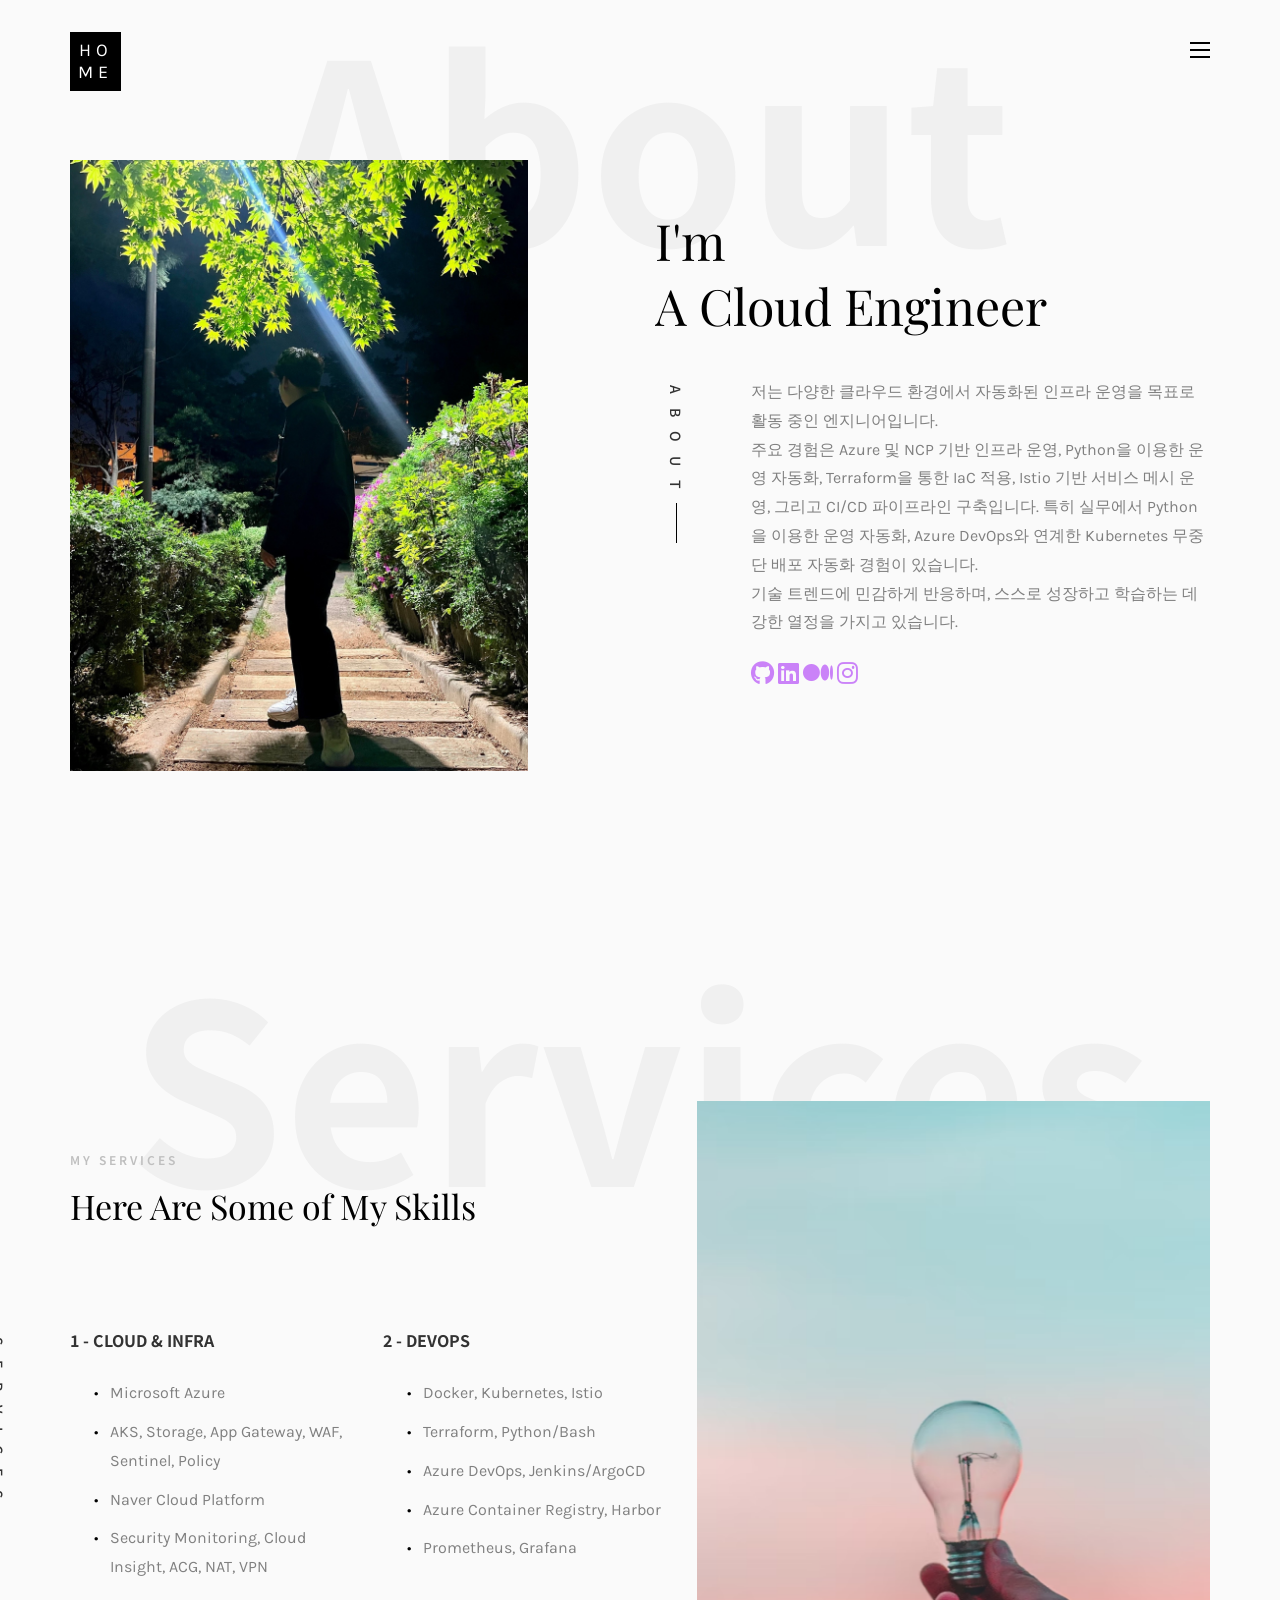
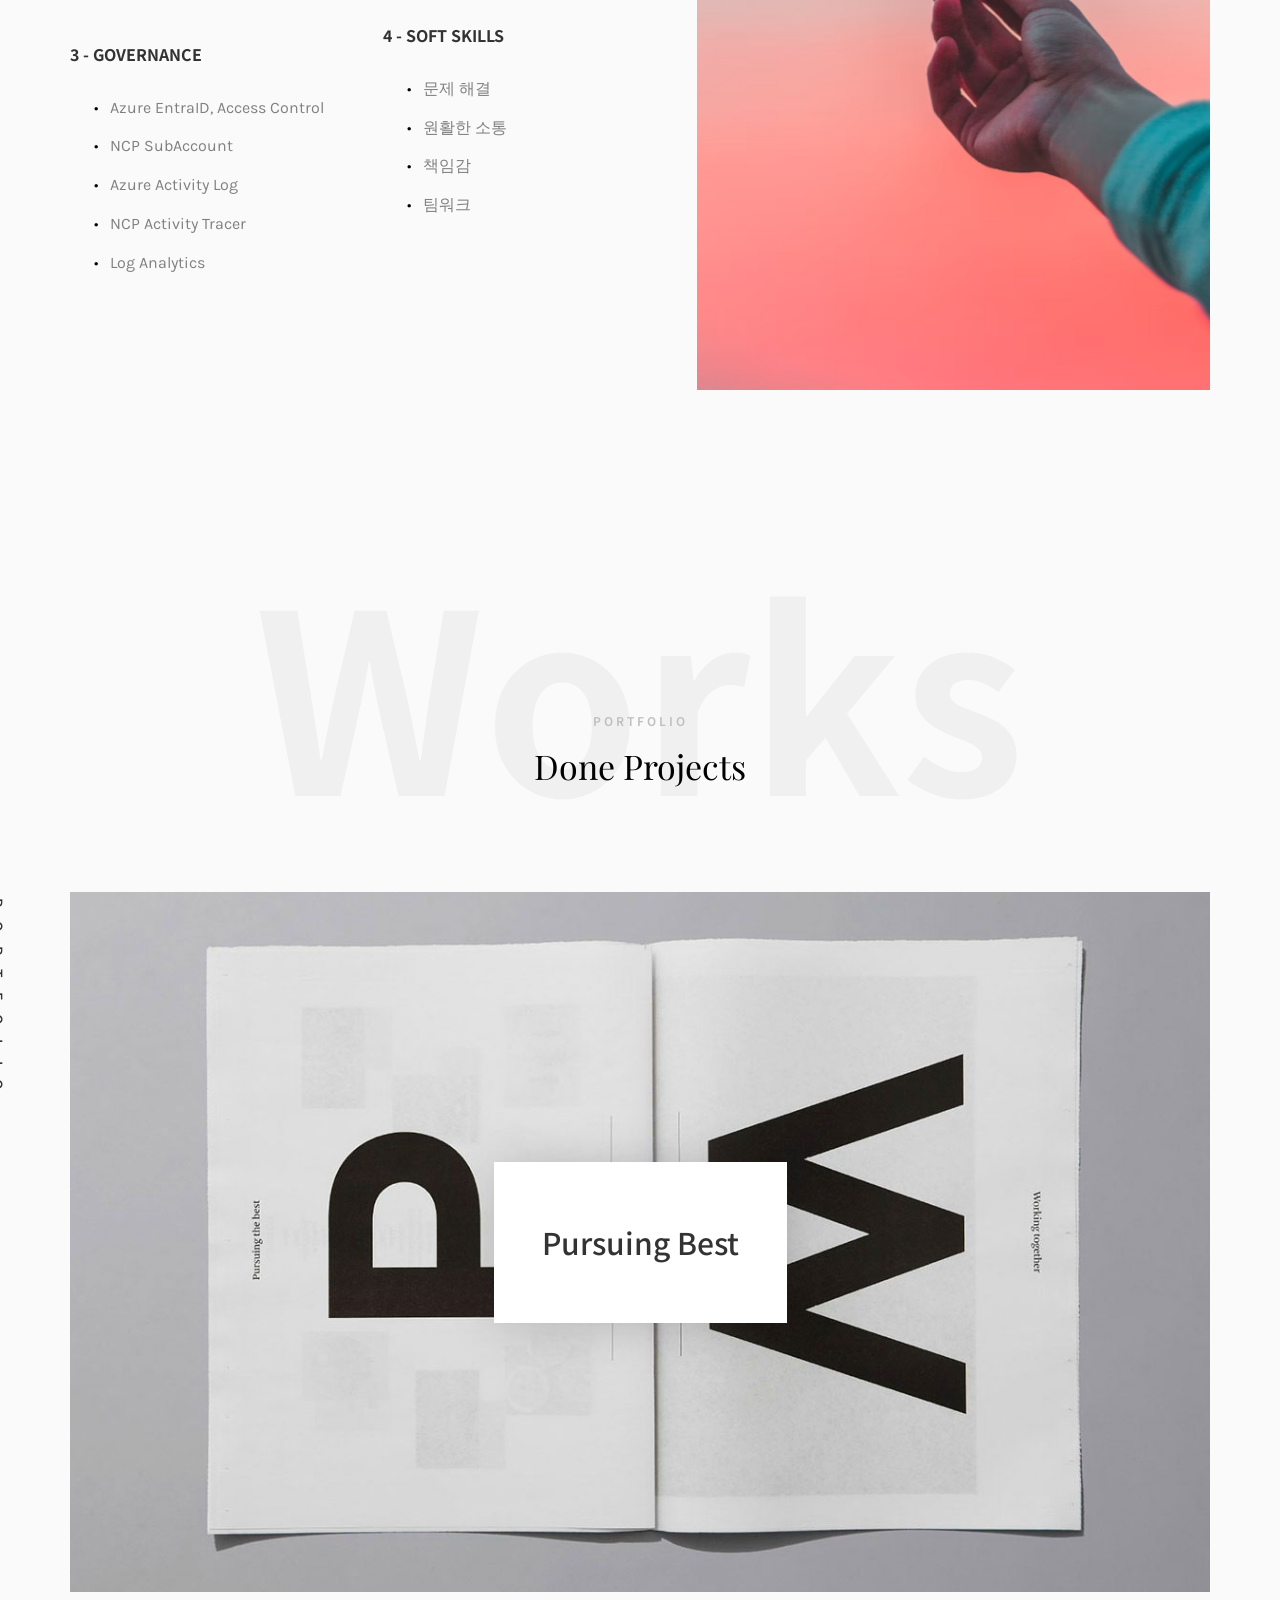
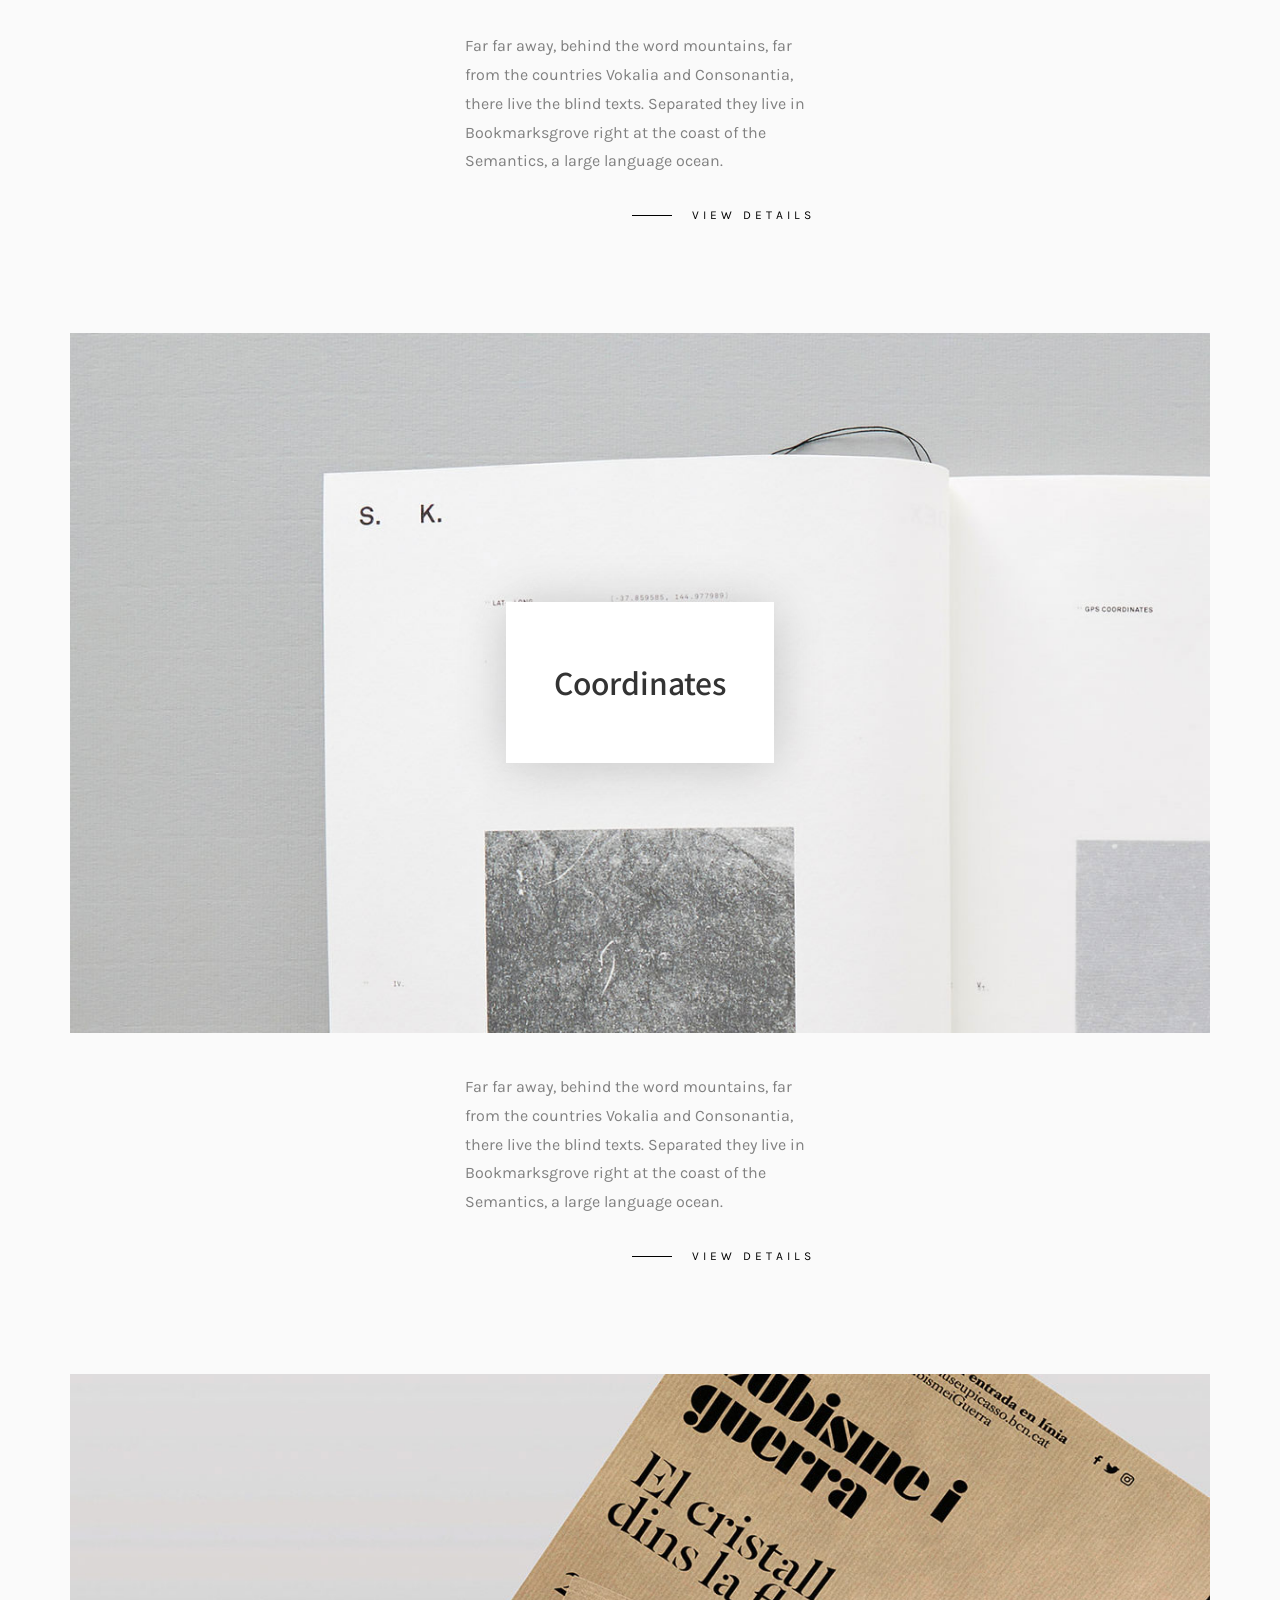
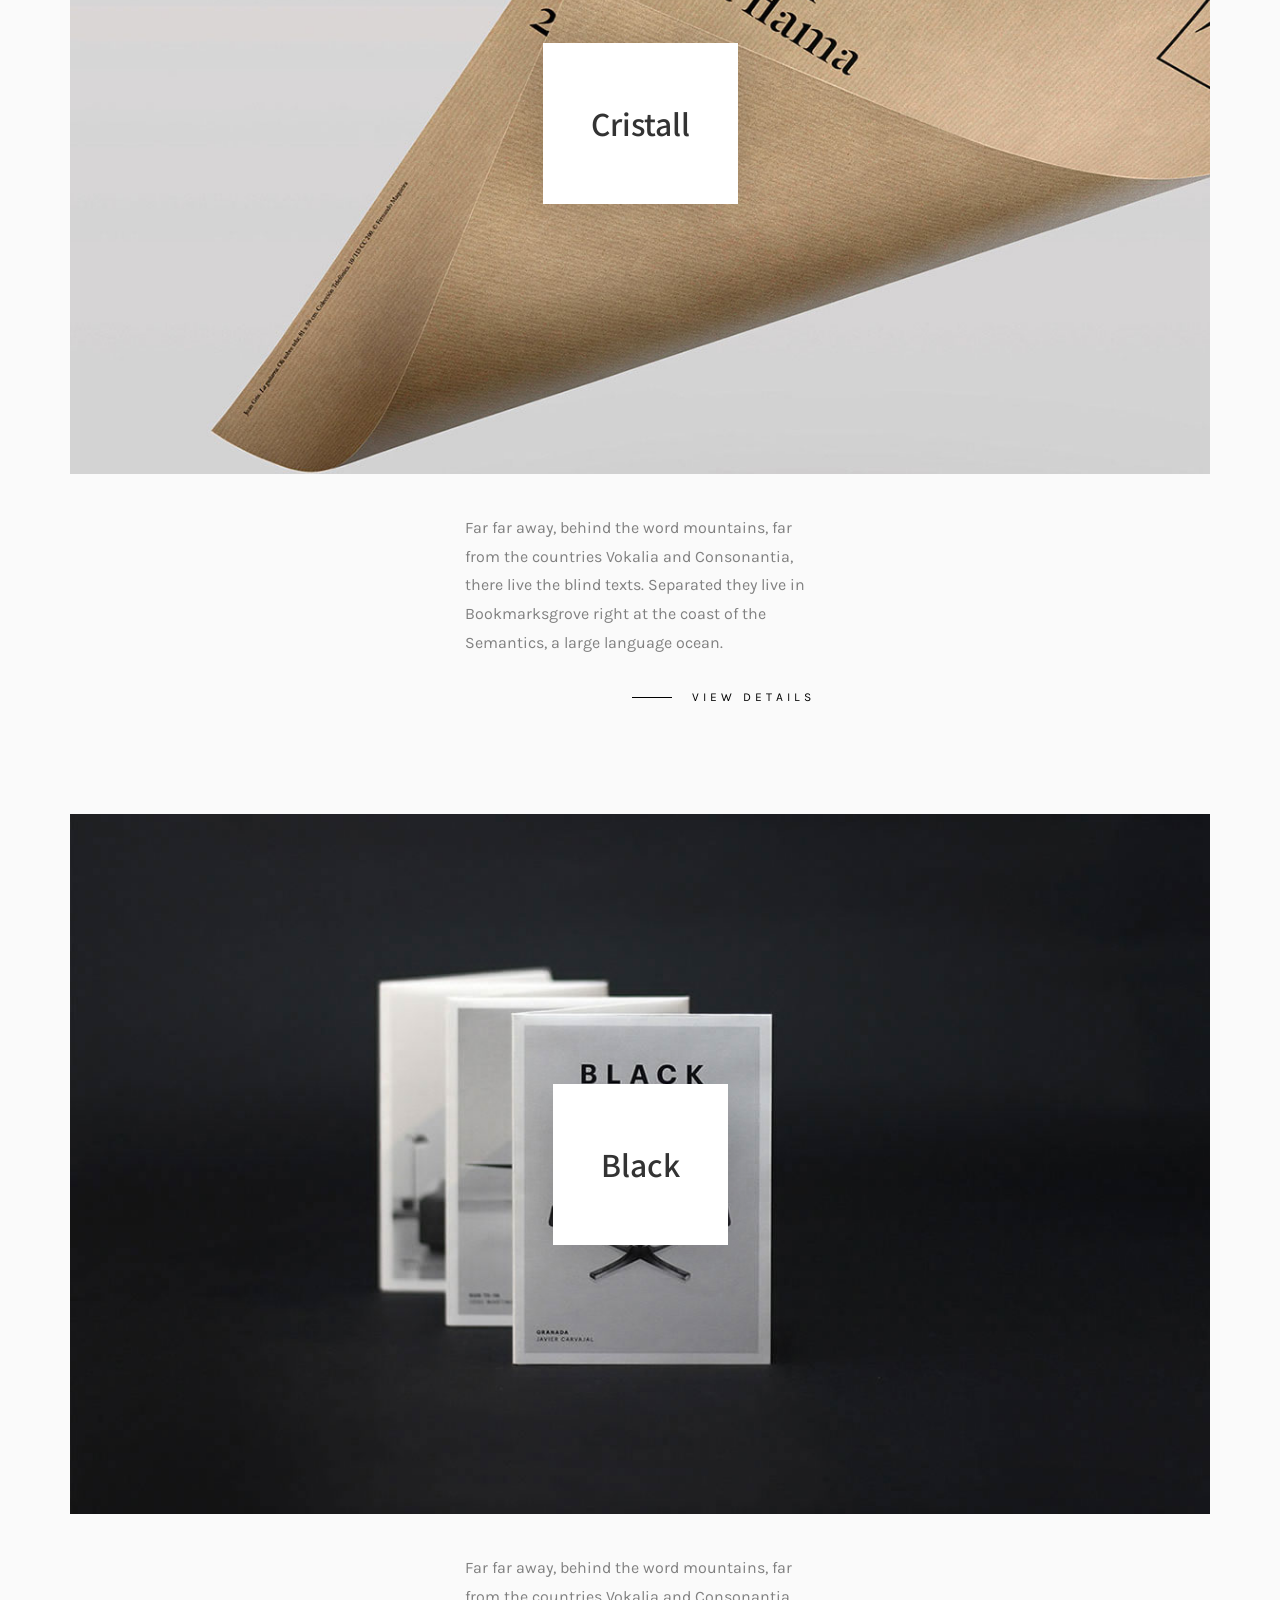
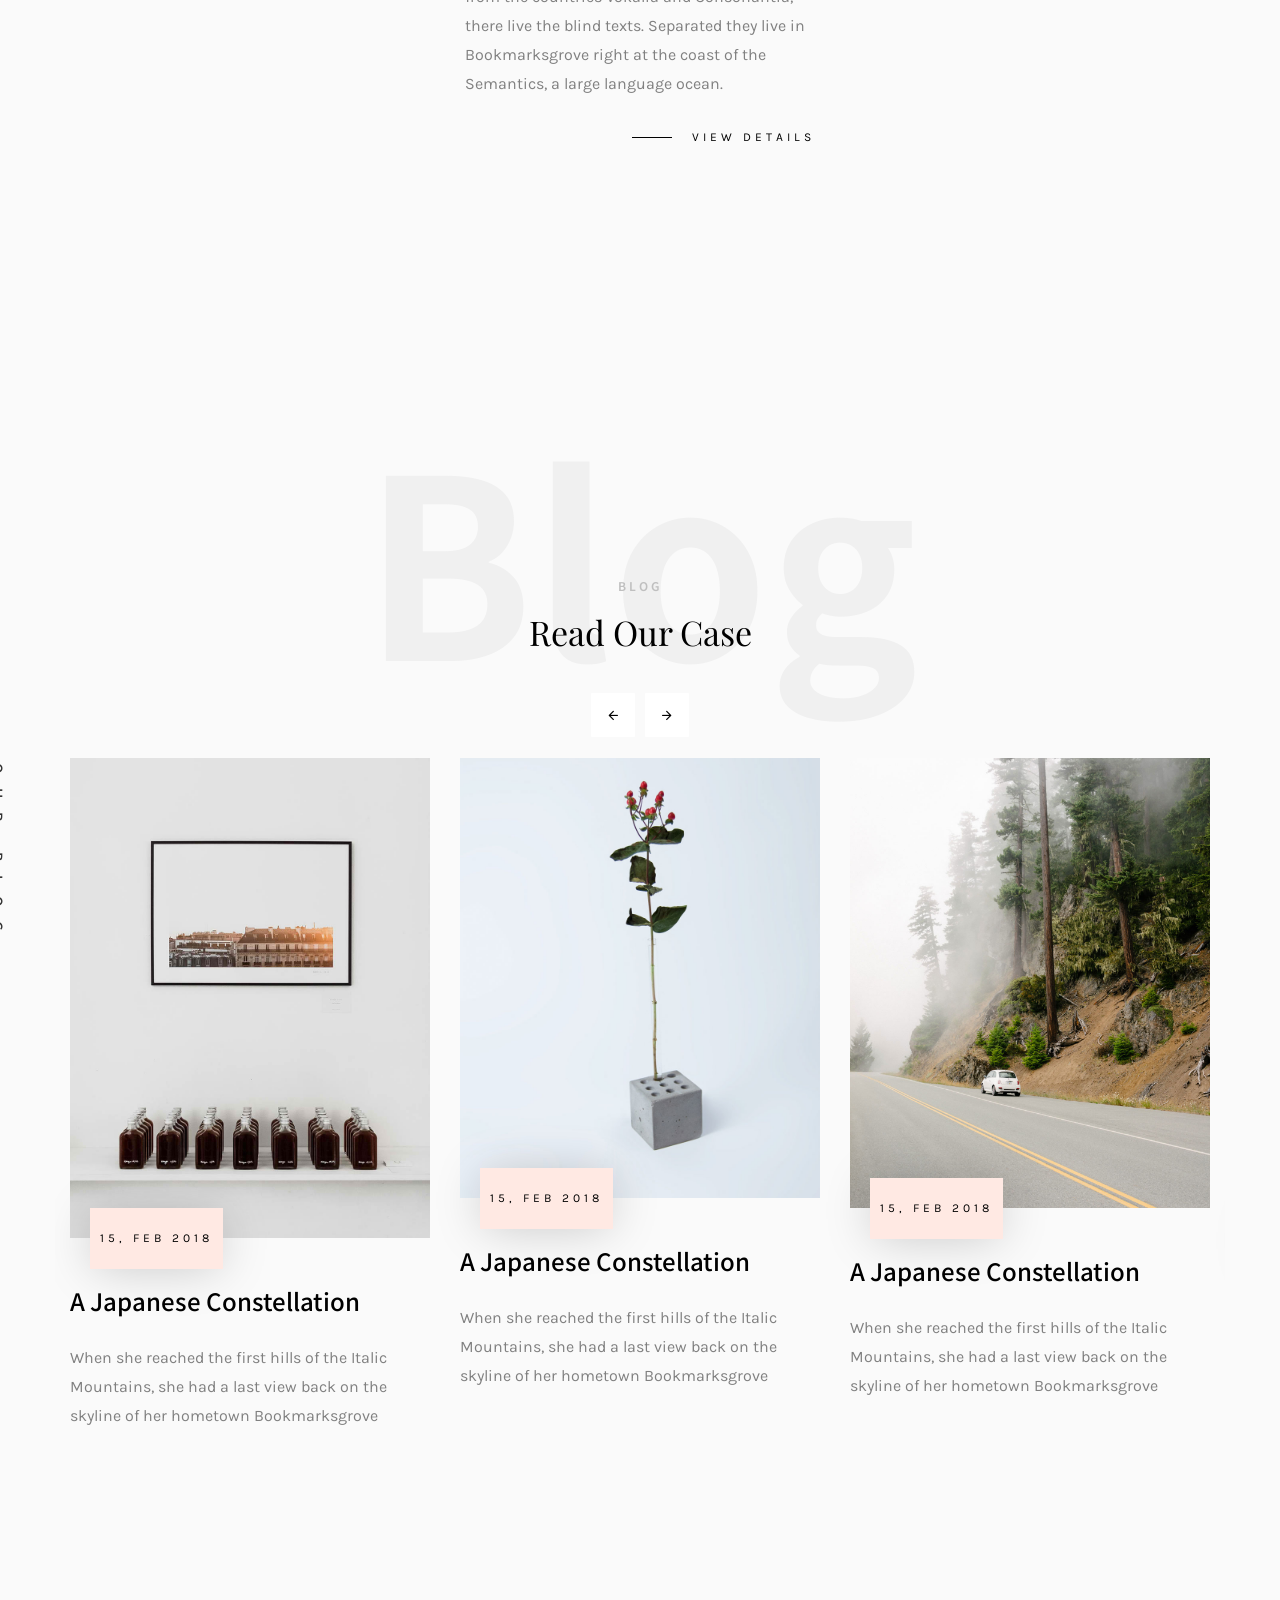
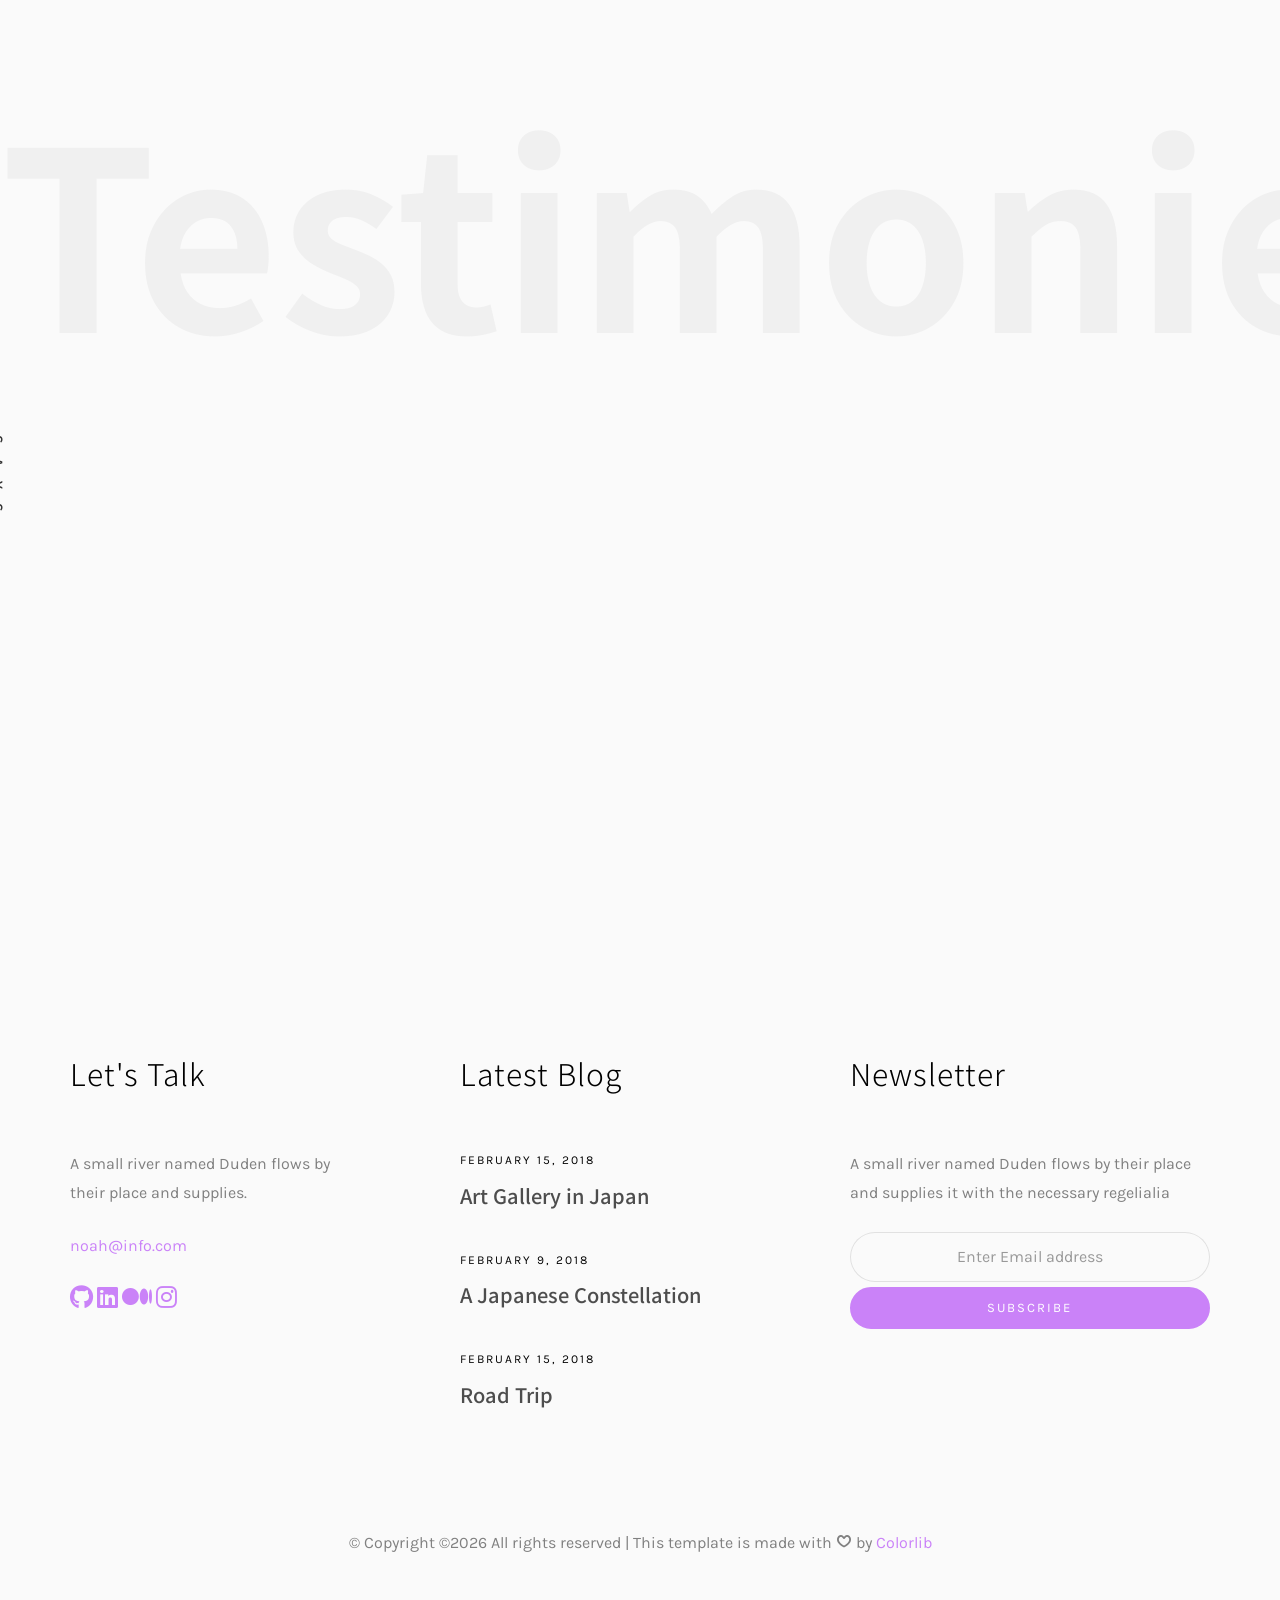
<file: index.html>
<!DOCTYPE HTML>
<html>
	<head>
	<meta charset="utf-8">
	<meta http-equiv="X-UA-Compatible" content="IE=edge">
	<title>KB Portfolio</title>
	<meta name="viewport" content="width=device-width, initial-scale=1">
	<meta name="description" content="" />
	<meta name="keywords" content="" />
	<meta name="author" content="" />

  <!-- Facebook and Twitter integration -->
	<meta property="og:title" content=""/>
	<meta property="og:image" content=""/>
	<meta property="og:url" content=""/>
	<meta property="og:site_name" content=""/>
	<meta property="og:description" content=""/>
	<meta name="twitter:title" content="" />
	<meta name="twitter:image" content="" />
	<meta name="twitter:url" content="" />
	<meta name="twitter:card" content="" />

	<!-- Place favicon.ico and apple-touch-icon.png in the root directory -->
	<link rel="shortcut icon" href="favicon.ico">

	<link href="https://fonts.googleapis.com/css?family=Karla:400,700" rel="stylesheet">
	<link href="https://fonts.googleapis.com/css?family=Playfair+Display:400,400i,700" rel="stylesheet">
	<link href="https://fonts.googleapis.com/css2?family=Noto+Sans+KR:wght@400;700&display=swap" rel="stylesheet">	
	<link href="https://cdnjs.cloudflare.com/ajax/libs/font-awesome/6.0.0-beta3/css/all.min.css" rel="stylesheet">
	
	<!-- Animate.css -->
	<link rel="stylesheet" href="css/animate.css">
	<!-- Icomoon Icon Fonts-->
	<link rel="stylesheet" href="css/icomoon.css">
	<!-- Bootstrap  -->
	<link rel="stylesheet" href="css/bootstrap.css">
	<!-- Owl Carousel -->
	<link rel="stylesheet" href="css/owl.carousel.min.css">
	<link rel="stylesheet" href="css/owl.theme.default.min.css">
	<!-- Magnific Popup -->
	<link rel="stylesheet" href="css/magnific-popup.css">

	<link rel="stylesheet" href="css/style.css">


	<!-- Modernizr JS -->
	<script src="js/modernizr-2.6.2.min.js"></script>
	<!-- FOR IE9 below -->
	<!--[if lt IE 9]>
	<script src="js/respond.min.js"></script>
	<![endif]-->

	</head>
	<body>

	<nav id="colorlib-main-nav" role="navigation">
		<a href="#" class="js-colorlib-nav-toggle colorlib-nav-toggle active"><i></i></a>
		<div class="js-fullheight colorlib-table">
			<div class="colorlib-table-cell js-fullheight">
				<div class="row">
					<div class="col-md-12">
						<div class="form-group">
							<input type="text" class="form-control" id="search" placeholder="Enter any key to search...">
							<button type="submit" class="btn btn-primary"><i class="icon-search3"></i></button>
						</div>
					</div>
				</div>
				<div class="row">
					<div class="col-md-12">
						<ul>
							<li class="active"><a href="index.html">Home</a></li>
							<li><a href="services.html">Services</a></li>
							<li><a href="work.html">Work</a></li>
							<li><a href="blog.html">Blog</a></li>
							<li><a href="about.html">About</a></li>
							<li><a href="contact.html">Contact</a></li>
						</ul>
					</div>
				</div>
				<div class="row">
					<div class="col-md-12">
						<h2 class="head-title">Works</h2>
						<a href="images/work-1.jpg" class="gallery image-popup-link text-center" style="background-image: url(images/work-1.jpg);">
							<span><i class="icon-search3"></i></span>
						</a>
						<a href="images/work-2.jpg" class="gallery image-popup-link text-center" style="background-image: url(images/work-2.jpg);">
							<span><i class="icon-search3"></i></span>
						</a>
						<a href="images/work-3.jpg" class="gallery image-popup-link text-center" style="background-image: url(images/work-3.jpg);">
							<span><i class="icon-search3"></i></span>
						</a>
						<a href="images/work-4.jpg" class="gallery image-popup-link text-center" style="background-image: url(images/work-4.jpg);">
							<span><i class="icon-search3"></i></span>
						</a>
					</div>
				</div>
			</div>
		</div>
	</nav>
	
	<div id="colorlib-page">
		<header>
			<div class="container">
				<div class="row">
					<div class="col-md-12">
						<div class="colorlib-navbar-brand">
							<a class="colorlib-logo" href="index.html"><span>HO</span><span>ME</span></a>
						</div>
						<a href="#" class="js-colorlib-nav-toggle colorlib-nav-toggle"><i></i></a>
					</div>
				</div>
			</div>
		</header>
		<div id="colorlib-about">
			<div class="container">
				<div class="row text-center">
					<h2 class="bold">About</h2>
				</div>
				<div class="row">
					<div class="col-md-5 animate-box">
						<div class="owl-carousel3">
							<div class="item">
								<img class="img-responsive about-img" src="images/about.jpg" alt="html5 bootstrap template by colorlib.com">
							</div>
							<div class="item">
								<img class="img-responsive about-img" src="images/about-2.jpg" alt="html5 bootstrap template by colorlib.com">
							</div>
						</div>
					</div>
					<div class="col-md-6 col-md-push-1 animate-box">
						<div class="about-desc">
							<div class="owl-carousel3">
								<div class="item">
									<h2><span>I'm</span><span>이 강 복</span></h2>
								</div>
								<div class="item">
									<h2><span>I'm</span><span>A Cloud Engineer</span></h2>
								</div>
							</div>
							<div class="desc">
								<div class="rotate">
									<h2 class="heading">About</h2>
								</div>
								<p>
									저는 다양한 클라우드 환경에서 자동화된 인프라 운영을 목표로 활동 중인 엔지니어입니다.<br>
									주요 경험은 Azure 및 NCP 기반 인프라 운영, Python을 이용한 운영 자동화, Terraform을 통한 IaC 적용, Istio 기반 서비스 메시 운영, 그리고 CI/CD 파이프라인 구축입니다. 
									특히 실무에서 Python을 이용한 운영 자동화, Azure DevOps와 연계한 Kubernetes 무중단 배포 자동화 경험이 있습니다.<br>
									기술 트렌드에 민감하게 반응하며, 스스로 성장하고 학습하는 데 강한 열정을 가지고 있습니다.
								</p>
								<p class="colorlib-social-icons">
									<a href="https://github.com/kangbock/R-D" target="_blank"><i class="fab fa-github"></i></a>
									<a href="https://www.linkedin.com/in/kblee97" target="_blank"><i class="fab fa-linkedin"></i></a>
									<a href="https://medium.com/@kangbock0827" target="_blank"><i class="fab fa-medium-m"></i></a>
									<a href="https://www.instagram.com/kangbock_lee" target="_blank"><i class="fab fa-instagram"></i></a>
								</p>
								<!-- <p><a href="#" class="btn btn-primary btn-outline">Contact Me!</a></p> -->
							</div>
						</div>
					</div>
				</div>
			</div>
		</div>
		<div id="colorlib-services">
			<div class="container">
				<div class="row text-center">
					<h2 class="bold">Services</h2>
				</div>
				<div class="row">
					<div class="col-md-12">
						<div class="services-flex">
							<div class="one-third">
								<div class="row">
									<div class="col-md-12 col-md-offset-0 animate-box intro-heading">
										<span>My Services</span>
										<h2>Here Are Some of My Skills</h2>
									</div>
								</div>
								<div class="row">
									<div class="col-md-12">
										<div class="rotate">
											<h2 class="heading">Services</h2>
										</div>
									</div>
									<div class="col-md-6">
										<div class="services animate-box">
											<h3>1 - Cloud &amp; Infra</h3>
											<ul>
												<li>Microsoft Azure</li>
												<li>AKS, Storage, App Gateway, WAF, Sentinel, Policy</li>
												<li>Naver Cloud Platform</li>
												<li>Security Monitoring, Cloud Insight, ACG, NAT, VPN</li>
											</ul>
										</div>
										<div class="services animate-box">
											<h3>3 - Governance</h3>
											<ul>
												<li>Azure EntraID, Access Control</li>
												<li>NCP SubAccount</li>
												<li>Azure Activity Log</li>
												<li>NCP Activity Tracer</li>
												<li>Log Analytics</li>
											</ul>
										</div>
									</div>
									<div class="col-md-6">
										<div class="services animate-box">
											<h3>2 - DevOps</h3>
											<ul>
												<li>Docker, Kubernetes, Istio</li>
												<li>Terraform, Python/Bash</li>
												<li>Azure DevOps, Jenkins/ArgoCD</li>
												<li>Azure Container Registry, Harbor</li>
												<li>Prometheus, Grafana</li>
											</ul>
										</div>
										<div class="services animate-box">
											<h3>4 - Soft Skills</h3>
											<ul>
												<li>문제 해결</li>
												<li>원활한 소통</li>
												<li>책임감</li>
												<li>팀워크</li>
											</ul>
										</div>
									</div>
								</div>
							</div>
							<div class="one-forth services-img" style="background-image: url(images/services-img-1.jpg);">
							</div>
						</div>
					</div>
				</div>
			</div>
		</div>

		<div id="colorlib-work">
			<div class="container">
				<div class="row text-center">
					<h2 class="bold">Works</h2>
				</div>
				<div class="row">
					<div class="col-md-12 col-md-offset-0 text-center animate-box intro-heading">
						<span>Portfolio</span>
						<h2>Done Projects</h2>
					</div>
				</div>
				<div class="row">
					<div class="col-md-12">
						<div class="rotate">
							<h2 class="heading">Portfolio</h2>
						</div>
					</div>
				</div>
				<div class="row">
					<div class="col-md-12">
						<div class="work-entry animate-box">
							<a href="work.html" class="work-img" style="background-image: url(images/work-1.jpg);">
								<div class="display-t">
									<div class="work-name">
										<h2>Pursuing Best</h2>
									</div>
								</div>
							</a>
							<div class="col-md-4 col-md-offset-4">
								<div class="desc">
									<p>Far far away, behind the word mountains, far from the countries Vokalia and Consonantia, there live the blind texts. Separated they live in Bookmarksgrove right at the coast of the Semantics, a large language ocean.</p>
									<p class="read"><a href="#">View details</a></p>
								</div>
							</div>
						</div>
					</div>
					<div class="col-md-12">
						<div class="work-entry animate-box">
							<a href="work.html" class="work-img" style="background-image: url(images/work-2.jpg);">
								<div class="display-t">
									<div class="work-name">
										<h2>Coordinates</h2>
									</div>
								</div>
							</a>
							<div class="col-md-4 col-md-offset-4">
								<div class="desc">
									<p>Far far away, behind the word mountains, far from the countries Vokalia and Consonantia, there live the blind texts. Separated they live in Bookmarksgrove right at the coast of the Semantics, a large language ocean.</p>
									<p class="read"><a href="#">View Details</a></p>
								</div>
							</div>
						</div>
					</div>
					<div class="col-md-12">
						<div class="work-entry animate-box">
							<a href="work.html" class="work-img" style="background-image: url(images/work-3.jpg);">
								<div class="display-t">
									<div class="work-name">
										<h2>Cristall</h2>
									</div>
								</div>
							</a>
							<div class="col-md-4 col-md-offset-4">
								<div class="desc">
									<p>Far far away, behind the word mountains, far from the countries Vokalia and Consonantia, there live the blind texts. Separated they live in Bookmarksgrove right at the coast of the Semantics, a large language ocean.</p>
									<p class="read"><a href="#">View details</a></p>
								</div>
							</div>
						</div>
					</div>
					<div class="col-md-12">
						<div class="work-entry animate-box">
							<a href="work.html" class="work-img" style="background-image: url(images/work-4.jpg);">
								<div class="display-t">
									<div class="work-name">
										<h2>Black</h2>
									</div>
								</div>
							</a>
							<div class="col-md-4 col-md-offset-4">
								<div class="desc">
									<p>Far far away, behind the word mountains, far from the countries Vokalia and Consonantia, there live the blind texts. Separated they live in Bookmarksgrove right at the coast of the Semantics, a large language ocean.</p>
									<p class="read"><a href="#">View details</a></p>
								</div>
							</div>
						</div>
					</div>
				</div>
			</div>
		</div>

		<div id="colorlib-blog">
			<div class="container">
				<div class="row text-center">
					<h2 class="bold">Blog</h2>
				</div>
				<div class="row">
					<div class="col-md-12 col-md-offset-0 text-center animate-box intro-heading">
						<span>Blog</span>
						<h2>Read Our Case</h2>
					</div>
				</div>
				<div class="row">
					<div class="col-md-12">
						<div class="rotate">
							<h2 class="heading">Our Blog</h2>
						</div>
					</div>
				</div>
				<div class="row animate-box">
					<div class="owl-carousel1">
						<div class="item">
							<div class="col-md-12">
								<div class="article">
									<a href="blog.html" class="blog-img">
										<img class="img-responsive" src="images/img-1.jpg" alt="html5 bootstrap by colorlib.com">
										<div class="overlay"></div>
										<div class="link">
											<span class="read">Read more</h2>
										</div>
									</a>
									<div class="desc">
										<span class="meta">15, Feb 2018</span>
										<h2><a href="blog.html">A Japanese Constellation</a></h2>
										<p>When she reached the first hills of the Italic Mountains, she had a last view back on the skyline of her hometown Bookmarksgrove</p>
									</div>
								</div>
							</div>
						</div>
						<div class="item">
							<div class="col-md-12">
								<div class="article">
									<a href="blog.html" class="blog-img">
										<img class="img-responsive" src="images/img-2.jpg" alt="html5 bootstrap by colorlib.com">
										<div class="overlay"></div>
										<div class="link">
											<span class="read">Read more</h2>
										</div>
									</a>
									<div class="desc">
										<span class="meta">15, Feb 2018</span>
										<h2><a href="blog.html">A Japanese Constellation</a></h2>
										<p>When she reached the first hills of the Italic Mountains, she had a last view back on the skyline of her hometown Bookmarksgrove</p>
									</div>
								</div>
							</div>
						</div>
						<div class="item">
							<div class="col-md-12">
								<div class="article">
									<a href="blog.html" class="blog-img">
										<img class="img-responsive" src="images/img-3.jpg" alt="html5 bootstrap by colorlib.com">
										<div class="overlay"></div>
										<div class="link">
											<span class="read">Read more</h2>
										</div>
									</a>
									<div class="desc">
										<span class="meta">15, Feb 2018</span>
										<h2><a href="blog.html">A Japanese Constellation</a></h2>
										<p>When she reached the first hills of the Italic Mountains, she had a last view back on the skyline of her hometown Bookmarksgrove</p>
									</div>
								</div>
							</div>
						</div>
					</div>
				</div>
			</div>
		</div>

		<div id="colorlib-testimony">
			<div class="container">
				<div class="row text-center">
					<h2 class="bold">Testimonies</h2>
				</div>
				<div class="row">
					<div class="col-md-12 col-md-offset-0 text-center animate-box intro-heading">
						<span>Testimonies</span>
						<h2>Clients Says</h2>
					</div>
				</div>
				<div class="row">
					<div class="col-md-12">
						<div class="rotate">
							<h2 class="heading">Says</h2>
						</div>
					</div>
				</div>
				<div class="row animate-box">
					<div class="owl-carousel">
						<div class="item">
							<div class="col-md-12 text-center">
								<div class="testimony">
									<blockquote>
										<p>"A small river named Duden flows by their place and supplies it with the necessary regelialia.</p>
										<span>" &mdash; George Brooks</span>
									</blockquote>
								</div>
							</div>
						</div>
						<div class="item">
							<div class="col-md-12 text-center">
								<div class="testimony">
									<blockquote>
										<p>"Even the all-powerful Pointing has no control about the blind texts it is an almost unorthographic life One day however a small line of blind text by the name of Lorem Ipsum decided to leave for the far World of Grammar.</p>
										<span>" &mdash; Daniel Foster</span>
									</blockquote>
								</div>
							</div>
						</div>
						<div class="item">
							<div class="col-md-12 text-center">
								<div class="testimony">
									<blockquote>
										<p>"When she reached the first hills of the Italic Mountains, she had a last view back on the skyline of her hometown Bookmarksgrove</p>
										<span>" &mdash; Liam Jenkins</span>
									</blockquote>
								</div>
							</div>
						</div>
					</div>
				</div>
			</div>
		</div>

		<footer>
			<div id="footer">
				<div class="container">
					<div class="row">
						<div class="col-md-4 col-pb-sm">
							<div class="row">
								<div class="col-md-10">
									<h2>Let's Talk</h2>
									<p>A small river named Duden flows by their place and supplies.</p>
									<p><a href="#">noah@info.com</a></p>
									<p class="colorlib-social-icons">
										<a href="https://github.com/kangbock/R-D" target="_blank"><i class="fab fa-github"></i></a>
										<a href="https://www.linkedin.com/in/kblee97" target="_blank"><i class="fab fa-linkedin"></i></a>
										<a href="https://medium.com/@kangbock0827" target="_blank"><i class="fab fa-medium-m"></i></a>
										<a href="https://www.instagram.com/kangbock_lee" target="_blank"><i class="fab fa-instagram"></i></a>
									</p>
								</div>
							</div>
						</div>
						<div class="col-md-4 col-pb-sm">
							<h2>Latest Blog</h2>
							<div class="f-entry">
								<a href="#" class="featured-img" style="background-image: url(images/img-1.jpg);"></a>
								<div class="desc">
									<span>February 15, 2018</span>
									<h3><a href="#">Art Gallery in Japan</a></h3>
								</div>
							</div>
							<div class="f-entry">
								<a href="#" class="featured-img" style="background-image: url(images/img-2.jpg);"></a>
								<div class="desc">
									<span>February 9, 2018</span>
									<h3><a href="#">A Japanese Constellation</a></h3>
								</div>
							</div>
							<div class="f-entry">
								<a href="#" class="featured-img" style="background-image: url(images/img-3.jpg);"></a>
								<div class="desc">
									<span>February 15, 2018</span>
									<h3><a href="#">Road Trip</a></h3>
								</div>
							</div>
						</div>
						<div class="col-md-4 col-pb-sm">
							<h2>Newsletter</h2>
							<p>A small river named Duden flows by their place and supplies it with the necessary regelialia</p>
							<div class="subscribe text-center">
								<div class="form-group">
									<input type="text" class="form-control text-center" placeholder="Enter Email address">
									<input type="submit" value="Subscribe" class="btn btn-primary btn-custom">
								</div>
							</div>
						</div>
					</div>
					<div class="row">
						<div class="col-md-12 text-center">
							<p>
								&copy; <!-- Link back to Colorlib can't be removed. Template is licensed under CC BY 3.0. -->
Copyright &copy;<script>document.write(new Date().getFullYear());</script> All rights reserved | This template is made with <i class="icon-heart4" aria-hidden="true"></i> by <a href="https://colorlib.com" target="_blank">Colorlib</a>
<!-- Link back to Colorlib can't be removed. Template is licensed under CC BY 3.0. -->
							</p>
						</div>
					</div>
				</div>
			</div>
		</footer>
	
	</div>

	<!-- jQuery -->
	<script src="js/jquery.min.js"></script>
	<!-- jQuery Easing -->
	<script src="js/jquery.easing.1.3.js"></script>
	<!-- Bootstrap -->
	<script src="js/bootstrap.min.js"></script>
	<!-- Waypoints -->
	<script src="js/jquery.waypoints.min.js"></script>
	<!-- Owl Carousel -->
	<script src="js/owl.carousel.min.js"></script>
	<!-- Magnific Popup -->
	<script src="js/jquery.magnific-popup.min.js"></script>
	<script src="js/magnific-popup-options.js"></script>

	<!-- Main JS (Do not remove) -->
	<script src="js/main.js"></script>

	</body>
</html>
</file>
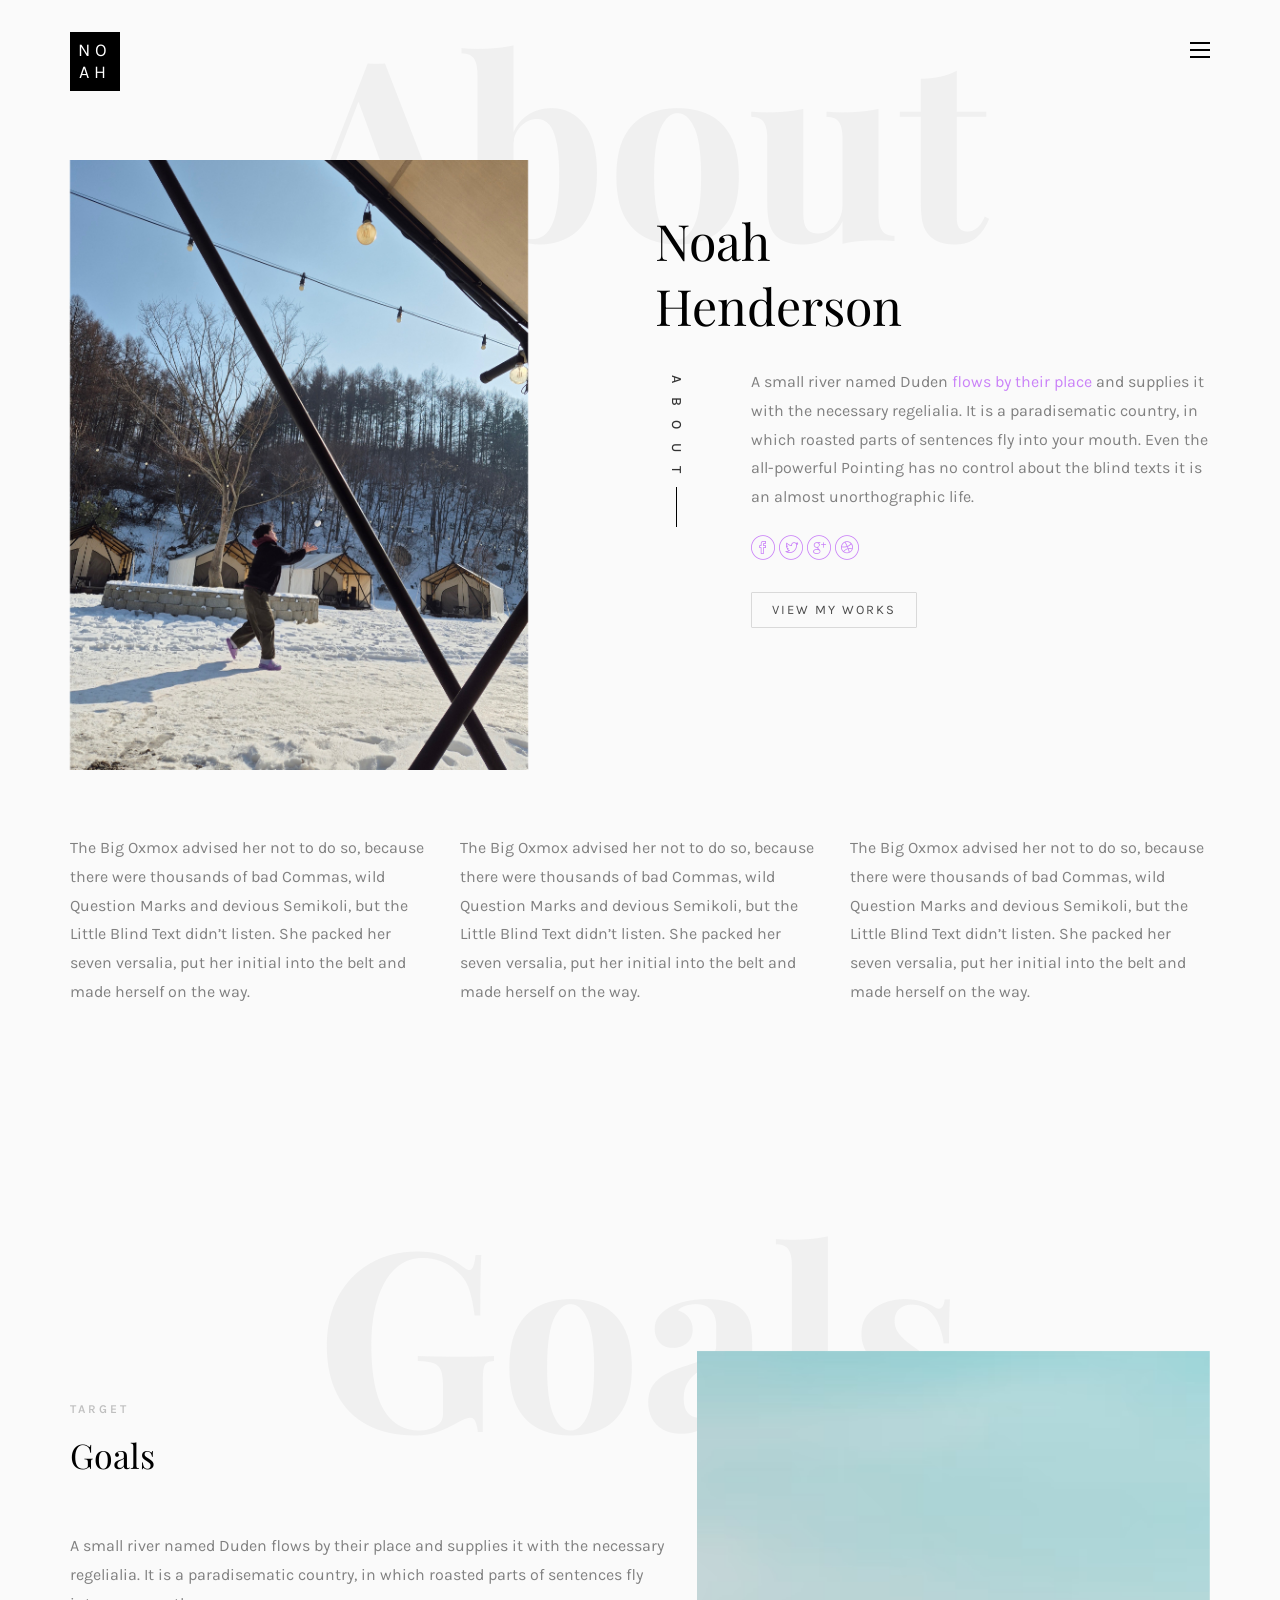
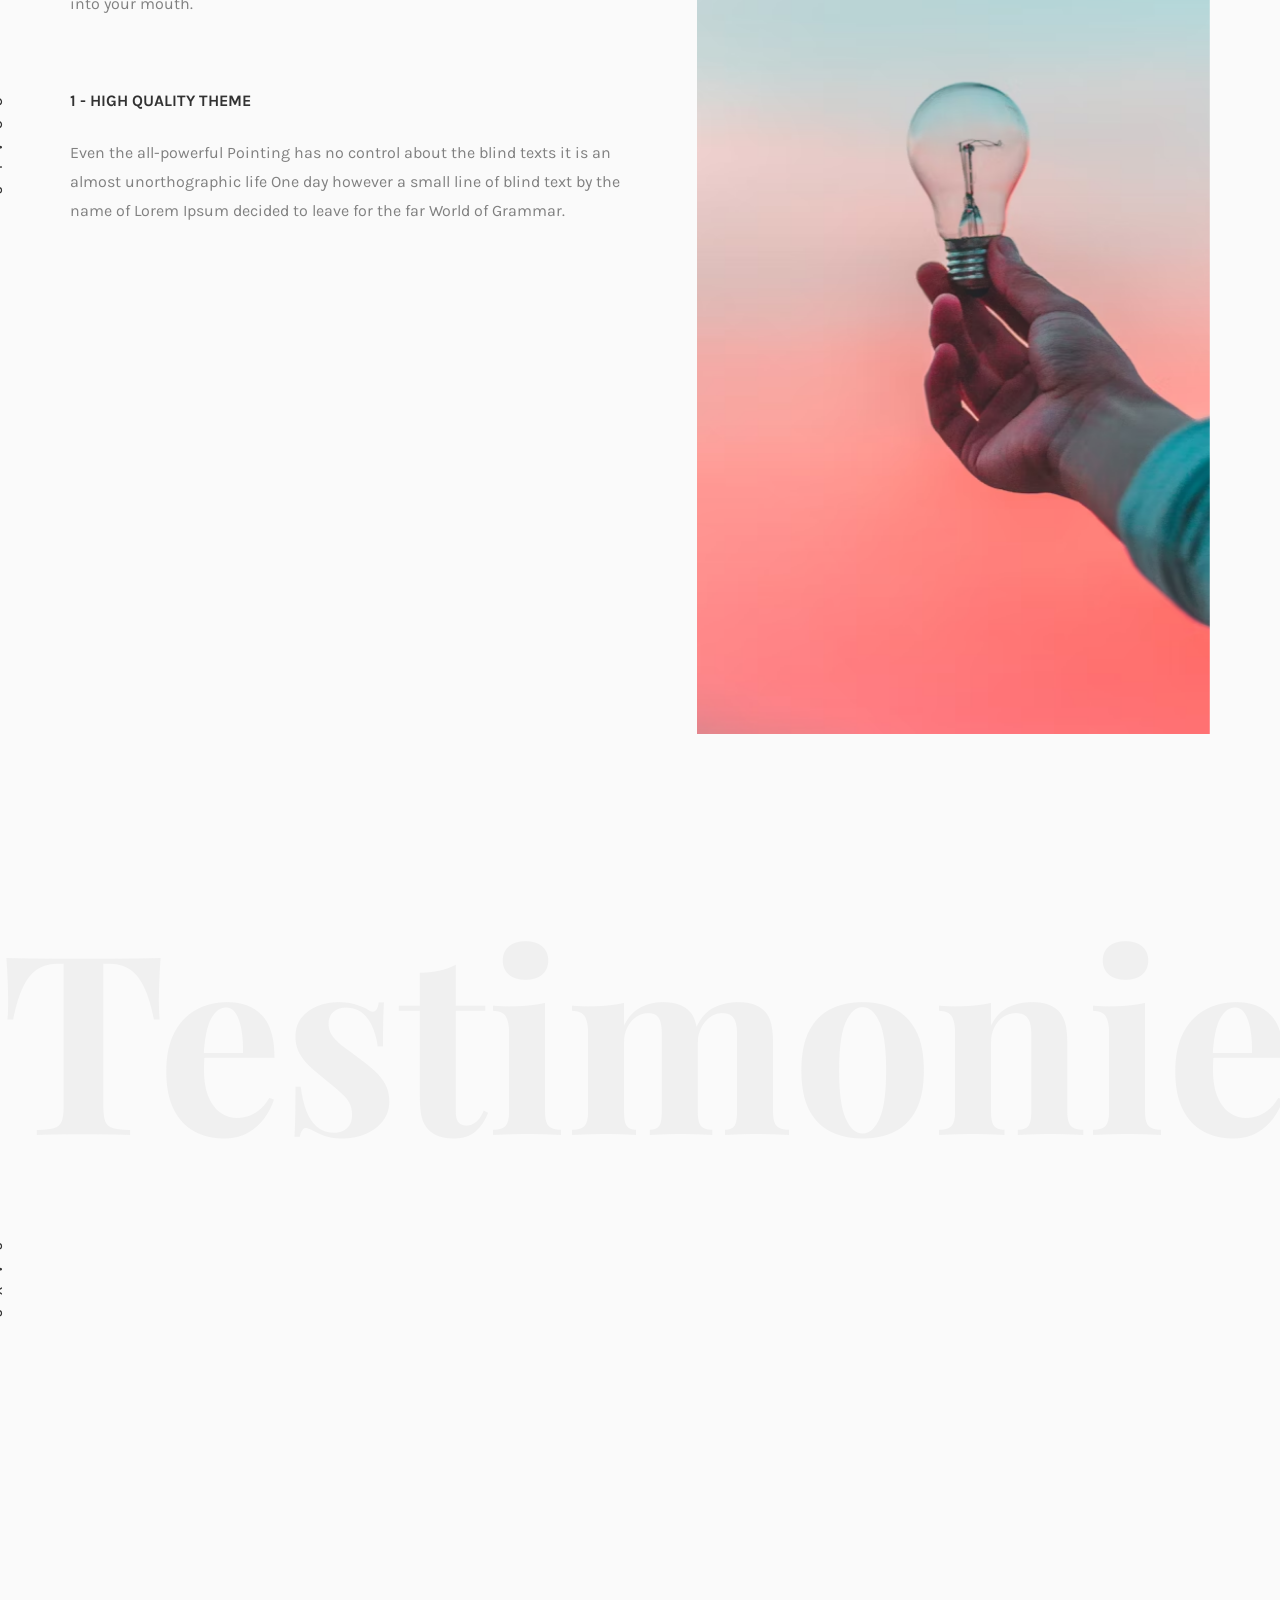
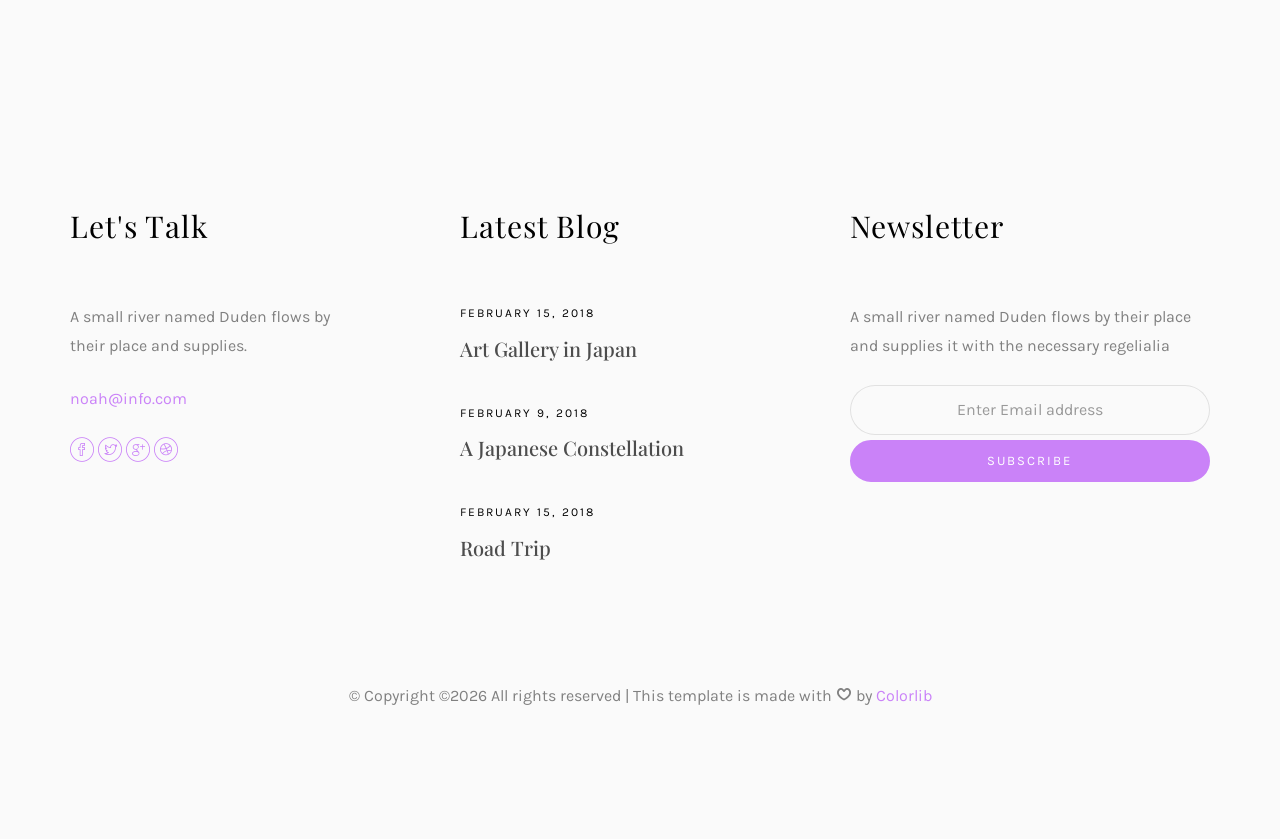
<file: about.html>
<!DOCTYPE HTML>
<html>
	<head>
	<meta charset="utf-8">
	<meta http-equiv="X-UA-Compatible" content="IE=edge">
	<title>Noah Template</title>
	<meta name="viewport" content="width=device-width, initial-scale=1">
	<meta name="description" content="" />
	<meta name="keywords" content="" />
	<meta name="author" content="" />

  <!-- Facebook and Twitter integration -->
	<meta property="og:title" content=""/>
	<meta property="og:image" content=""/>
	<meta property="og:url" content=""/>
	<meta property="og:site_name" content=""/>
	<meta property="og:description" content=""/>
	<meta name="twitter:title" content="" />
	<meta name="twitter:image" content="" />
	<meta name="twitter:url" content="" />
	<meta name="twitter:card" content="" />

	<!-- Place favicon.ico and apple-touch-icon.png in the root directory -->
	<link rel="shortcut icon" href="favicon.ico">

	<link href="https://fonts.googleapis.com/css?family=Karla:400,700" rel="stylesheet">
	<link href="https://fonts.googleapis.com/css?family=Playfair+Display:400,400i,700" rel="stylesheet">
	
	<!-- Animate.css -->
	<link rel="stylesheet" href="css/animate.css">
	<!-- Icomoon Icon Fonts-->
	<link rel="stylesheet" href="css/icomoon.css">
	<!-- Bootstrap  -->
	<link rel="stylesheet" href="css/bootstrap.css">
	<!-- Owl Carousel -->
	<link rel="stylesheet" href="css/owl.carousel.min.css">
	<link rel="stylesheet" href="css/owl.theme.default.min.css">
	<!-- Magnific Popup -->
	<link rel="stylesheet" href="css/magnific-popup.css">

	<link rel="stylesheet" href="css/style.css">


	<!-- Modernizr JS -->
	<script src="js/modernizr-2.6.2.min.js"></script>
	<!-- FOR IE9 below -->
	<!--[if lt IE 9]>
	<script src="js/respond.min.js"></script>
	<![endif]-->

	</head>
	<body>

	<nav id="colorlib-main-nav" role="navigation">
		<a href="#" class="js-colorlib-nav-toggle colorlib-nav-toggle active"><i></i></a>
		<div class="js-fullheight colorlib-table">
			<div class="colorlib-table-cell js-fullheight">
				<div class="row">
					<div class="col-md-12">
						<div class="form-group">
							<input type="text" class="form-control" id="search" placeholder="Enter any key to search...">
							<button type="submit" class="btn btn-primary"><i class="icon-search3"></i></button>
						</div>
					</div>
				</div>
				<div class="row">
					<div class="col-md-12">
						<ul>
							<li><a href="index.html">Home</a></li>
							<li><a href="services.html">Services</a></li>
							<li><a href="work.html">Work</a></li>
							<li><a href="blog.html">Blog</a></li>
							<li class="active"><a href="about.html">About</a></li>
							<li><a href="contact.html">Contact</a></li>
						</ul>
					</div>
				</div>
				<div class="row">
					<div class="col-md-12">
						<h2 class="head-title">Works</h2>
						<a href="images/work-1.jpg" class="gallery image-popup-link text-center" style="background-image: url(images/work-1.jpg);">
							<span><i class="icon-search3"></i></span>
						</a>
						<a href="images/work-2.jpg" class="gallery image-popup-link text-center" style="background-image: url(images/work-2.jpg);">
							<span><i class="icon-search3"></i></span>
						</a>
						<a href="images/work-3.jpg" class="gallery image-popup-link text-center" style="background-image: url(images/work-3.jpg);">
							<span><i class="icon-search3"></i></span>
						</a>
						<a href="images/work-4.jpg" class="gallery image-popup-link text-center" style="background-image: url(images/work-4.jpg);">
							<span><i class="icon-search3"></i></span>
						</a>
					</div>
				</div>
			</div>
		</div>
	</nav>
	
	<div id="colorlib-page">
		<header>
			<div class="container">
				<div class="row">
					<div class="col-md-12">
						<div class="colorlib-navbar-brand">
							<a class="colorlib-logo" href="index.html"><span>No</span><span>ah</span></a>
						</div>
						<a href="#" class="js-colorlib-nav-toggle colorlib-nav-toggle"><i></i></a>
					</div>
				</div>
			</div>
		</header>
		<div id="colorlib-about">
			<div class="container">
				<div class="row text-center">
					<h2 class="bold">About</h2>
				</div>
				<div class="row row-padded-bottom">
					<div class="col-md-5 animate-box">
						<img class="img-responsive about-img" src="images/about.jpg" alt="html5 bootstrap template by colorlib.com">
					</div>
					<div class="col-md-6 col-md-push-1 animate-box">
						<div class="about-desc">
							<h2><span>Noah</span><span>Henderson</span></h2>
							<div class="desc">
								<div class="rotate">
									<h2 class="heading">About</h2>
								</div>
								<p>A small river named Duden <a href="#">flows by their place</a> and supplies it with the necessary regelialia. It is a paradisematic country, in which roasted parts of sentences fly into your mouth. Even the all-powerful Pointing has no control about the blind texts it is an almost unorthographic life.</p>
								<p class="colorlib-social-icons">
									<a href="#"><i class="icon-facebook4"></i></a>
									<a href="#"><i class="icon-twitter3"></i></a>
									<a href="#"><i class="icon-googleplus"></i></a>
									<a href="#"><i class="icon-dribbble2"></i></a>
								</p>
								<p><a href="work.html" class="btn btn-primary btn-outline">View My Works</a></p>
							</div>
						</div>
					</div>
				</div>
				<div class="row">
					<div class="col-md-4 animate-box">
						<p>The Big Oxmox advised her not to do so, because there were thousands of bad Commas, wild Question Marks and devious Semikoli, but the Little Blind Text didn’t listen. She packed her seven versalia, put her initial into the belt and made herself on the way.</p>
					</div>
					<div class="col-md-4 animate-box">
						<p>The Big Oxmox advised her not to do so, because there were thousands of bad Commas, wild Question Marks and devious Semikoli, but the Little Blind Text didn’t listen. She packed her seven versalia, put her initial into the belt and made herself on the way.</p>
					</div>
					<div class="col-md-4 animate-box">
						<p>The Big Oxmox advised her not to do so, because there were thousands of bad Commas, wild Question Marks and devious Semikoli, but the Little Blind Text didn’t listen. She packed her seven versalia, put her initial into the belt and made herself on the way.</p>
					</div>
				</div>
			</div>
		</div>
		<div id="colorlib-services">
			<div class="container">
				<div class="row text-center">
					<h2 class="bold">Goals</h2>
				</div>
				<div class="row">
					<div class="col-md-12">
						<div class="services-flex">
							<div class="one-third">
								<div class="row">
									<div class="col-md-12 col-md-offset-0 animate-box intro-heading">
										<span>Target</span>
										<h2>Goals</h2>
										<p>A small river named Duden flows by their place and supplies it with the necessary regelialia. It is a paradisematic country, in which roasted parts of sentences fly into your mouth.</p>
									</div>
								</div>
								<div class="row">
									<div class="col-md-12">
										<div class="rotate">
											<h2 class="heading">Goals</h2>
										</div>
									</div>
									<div class="col-md-12">
										<div class="services animate-box">
											<h3>1 - High Quality Theme</h3>
											<p>Even the all-powerful Pointing has no control about the blind texts it is an almost unorthographic life One day however a small line of blind text by the name of Lorem Ipsum decided to leave for the far World of Grammar.</p>
										</div>
										<div class="services animate-box">
											<h3>2 - Customer Satisfaction</h3>
											<p>Even the all-powerful Pointing has no control about the blind texts it is an almost unorthographic life One day however a small line of blind text by the name of Lorem Ipsum decided to leave for the far World of Grammar.</p>
										</div>
										<div class="services animate-box">
											<h3>3 - Well Mentained Sites</h3>
											<p>Even the all-powerful Pointing has no control about the blind texts it is an almost unorthographic life One day however a small line of blind text by the name of Lorem Ipsum decided to leave for the far World of Grammar.</p>
										</div>
									</div>
								</div>
							</div>
							<div class="one-forth services-img" style="background-image: url(images/services-img-1.jpg);">
							</div>
						</div>
					</div>
				</div>
			</div>
		</div>

		<div id="colorlib-testimony">
			<div class="container">
				<div class="row text-center">
					<h2 class="bold">Testimonies</h2>
				</div>
				<div class="row">
					<div class="col-md-12 col-md-offset-0 text-center animate-box intro-heading">
						<span>Testimonies</span>
						<h2>Clients Says</h2>
					</div>
				</div>
				<div class="row">
					<div class="col-md-12">
						<div class="rotate">
							<h2 class="heading">Says</h2>
						</div>
					</div>
				</div>
				<div class="row animate-box">
					<div class="owl-carousel">
						<div class="item">
							<div class="col-md-12 text-center">
								<div class="testimony">
									<blockquote>
										<p>"A small river named Duden flows by their place and supplies it with the necessary regelialia.</p>
										<span>" &mdash; George Brooks</span>
									</blockquote>
								</div>
							</div>
						</div>
						<div class="item">
							<div class="col-md-12 text-center">
								<div class="testimony">
									<blockquote>
										<p>"Even the all-powerful Pointing has no control about the blind texts it is an almost unorthographic life One day however a small line of blind text by the name of Lorem Ipsum decided to leave for the far World of Grammar.</p>
										<span>" &mdash; Daniel Foster</span>
									</blockquote>
								</div>
							</div>
						</div>
						<div class="item">
							<div class="col-md-12 text-center">
								<div class="testimony">
									<blockquote>
										<p>"When she reached the first hills of the Italic Mountains, she had a last view back on the skyline of her hometown Bookmarksgrove</p>
										<span>" &mdash; Liam Jenkins</span>
									</blockquote>
								</div>
							</div>
						</div>
					</div>
				</div>
			</div>
		</div>

		<footer>
			<div id="footer">
				<div class="container">
					<div class="row">
						<div class="col-md-4 col-pb-sm">
							<div class="row">
								<div class="col-md-10">
									<h2>Let's Talk</h2>
									<p>A small river named Duden flows by their place and supplies.</p>
									<p><a href="#">noah@info.com</a></p>
									<p class="colorlib-social-icons">
										<a href="#"><i class="icon-facebook4"></i></a>
										<a href="#"><i class="icon-twitter3"></i></a>
										<a href="#"><i class="icon-googleplus"></i></a>
										<a href="#"><i class="icon-dribbble2"></i></a>
									</p>
								</div>
							</div>
						</div>
						<div class="col-md-4 col-pb-sm">
							<h2>Latest Blog</h2>
							<div class="f-entry">
								<a href="#" class="featured-img" style="background-image: url(images/img-1.jpg);"></a>
								<div class="desc">
									<span>February 15, 2018</span>
									<h3><a href="#">Art Gallery in Japan</a></h3>
								</div>
							</div>
							<div class="f-entry">
								<a href="#" class="featured-img" style="background-image: url(images/img-2.jpg);"></a>
								<div class="desc">
									<span>February 9, 2018</span>
									<h3><a href="#">A Japanese Constellation</a></h3>
								</div>
							</div>
							<div class="f-entry">
								<a href="#" class="featured-img" style="background-image: url(images/img-3.jpg);"></a>
								<div class="desc">
									<span>February 15, 2018</span>
									<h3><a href="#">Road Trip</a></h3>
								</div>
							</div>
						</div>
						<div class="col-md-4 col-pb-sm">
							<h2>Newsletter</h2>
							<p>A small river named Duden flows by their place and supplies it with the necessary regelialia</p>
							<div class="subscribe text-center">
								<div class="form-group">
									<input type="text" class="form-control text-center" placeholder="Enter Email address">
									<input type="submit" value="Subscribe" class="btn btn-primary btn-custom">
								</div>
							</div>
						</div>
					</div>
					<div class="row">
						<div class="col-md-12 text-center">
							<p>
								&copy; <!-- Link back to Colorlib can't be removed. Template is licensed under CC BY 3.0. -->
Copyright &copy;<script>document.write(new Date().getFullYear());</script> All rights reserved | This template is made with <i class="icon-heart4" aria-hidden="true"></i> by <a href="https://colorlib.com" target="_blank">Colorlib</a>
<!-- Link back to Colorlib can't be removed. Template is licensed under CC BY 3.0. -->
							</p>
						</div>
					</div>
				</div>
			</div>
		</footer>
	
	</div>

	<!-- jQuery -->
	<script src="js/jquery.min.js"></script>
	<!-- jQuery Easing -->
	<script src="js/jquery.easing.1.3.js"></script>
	<!-- Bootstrap -->
	<script src="js/bootstrap.min.js"></script>
	<!-- Waypoints -->
	<script src="js/jquery.waypoints.min.js"></script>
	<!-- Owl Carousel -->
	<script src="js/owl.carousel.min.js"></script>
	<!-- Magnific Popup -->
	<script src="js/jquery.magnific-popup.min.js"></script>
	<script src="js/magnific-popup-options.js"></script>

	<!-- Main JS (Do not remove) -->
	<script src="js/main.js"></script>

	</body>
</html>
</file>
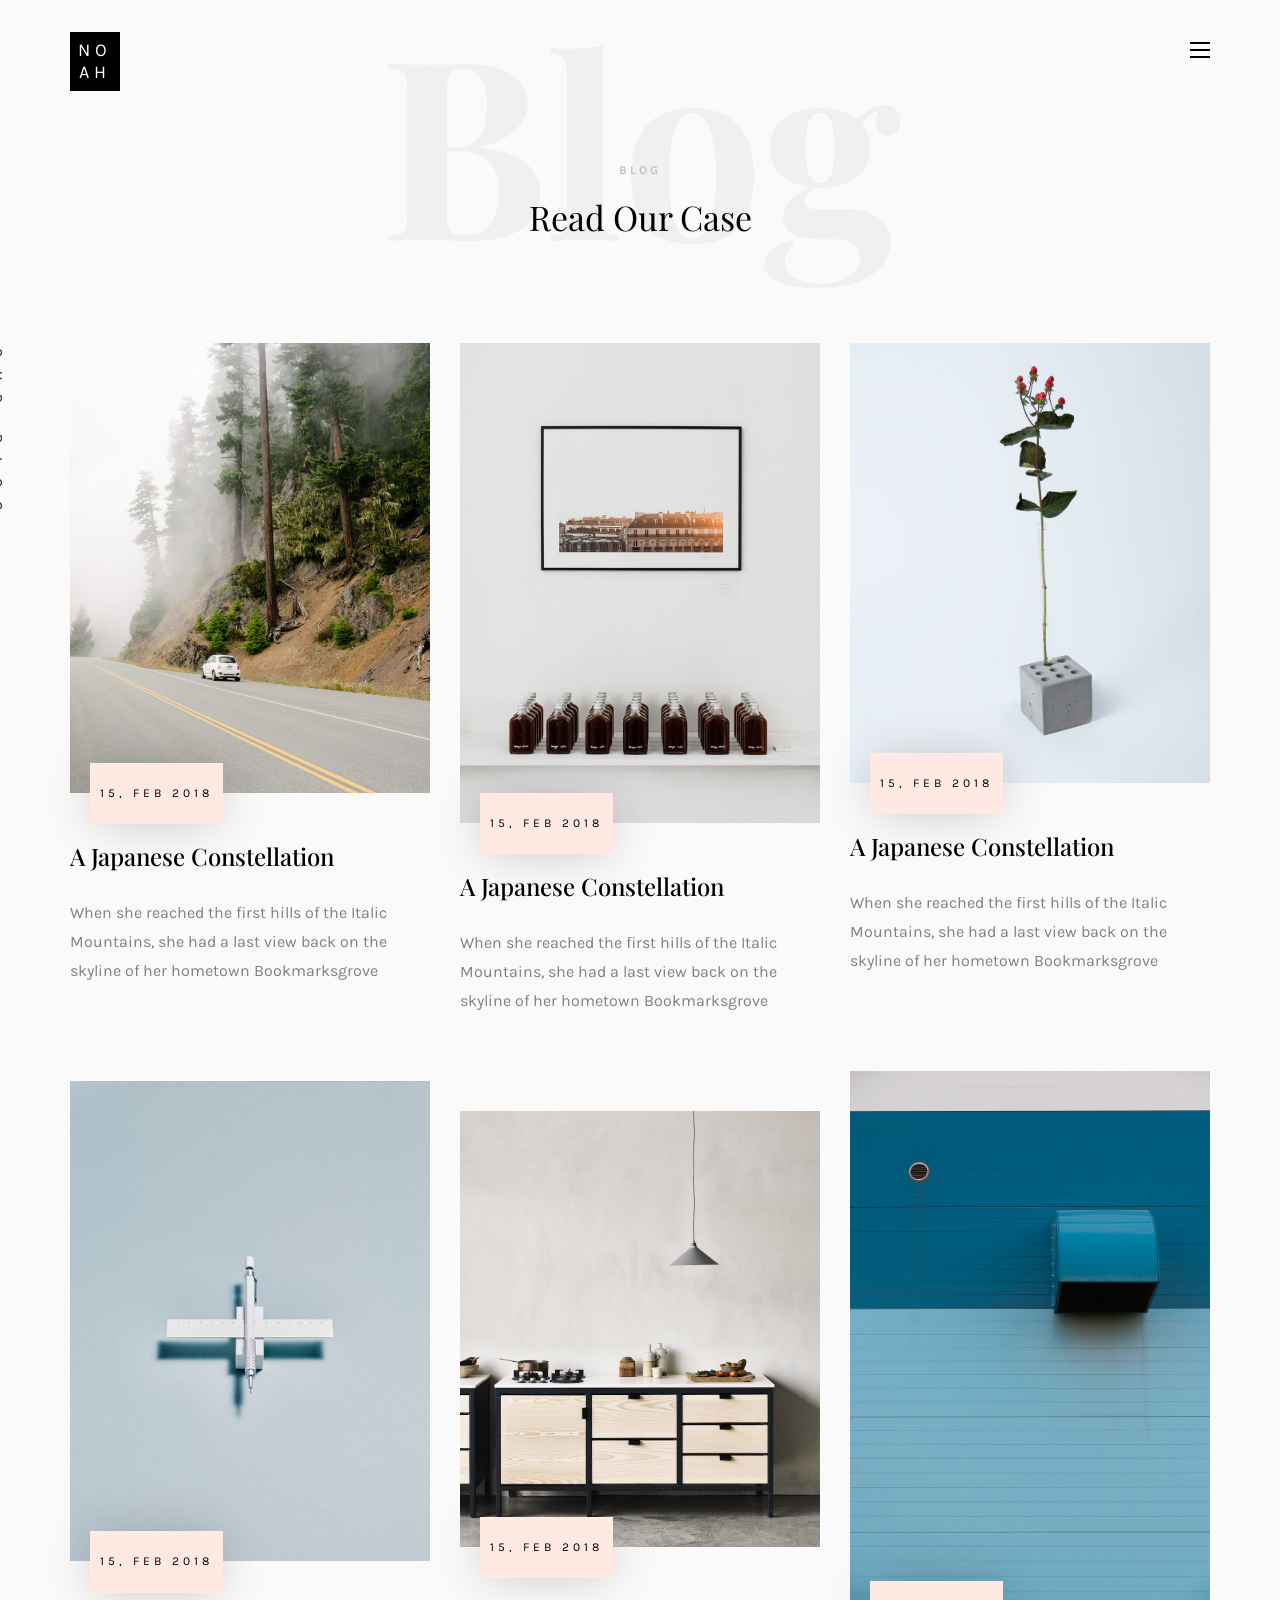
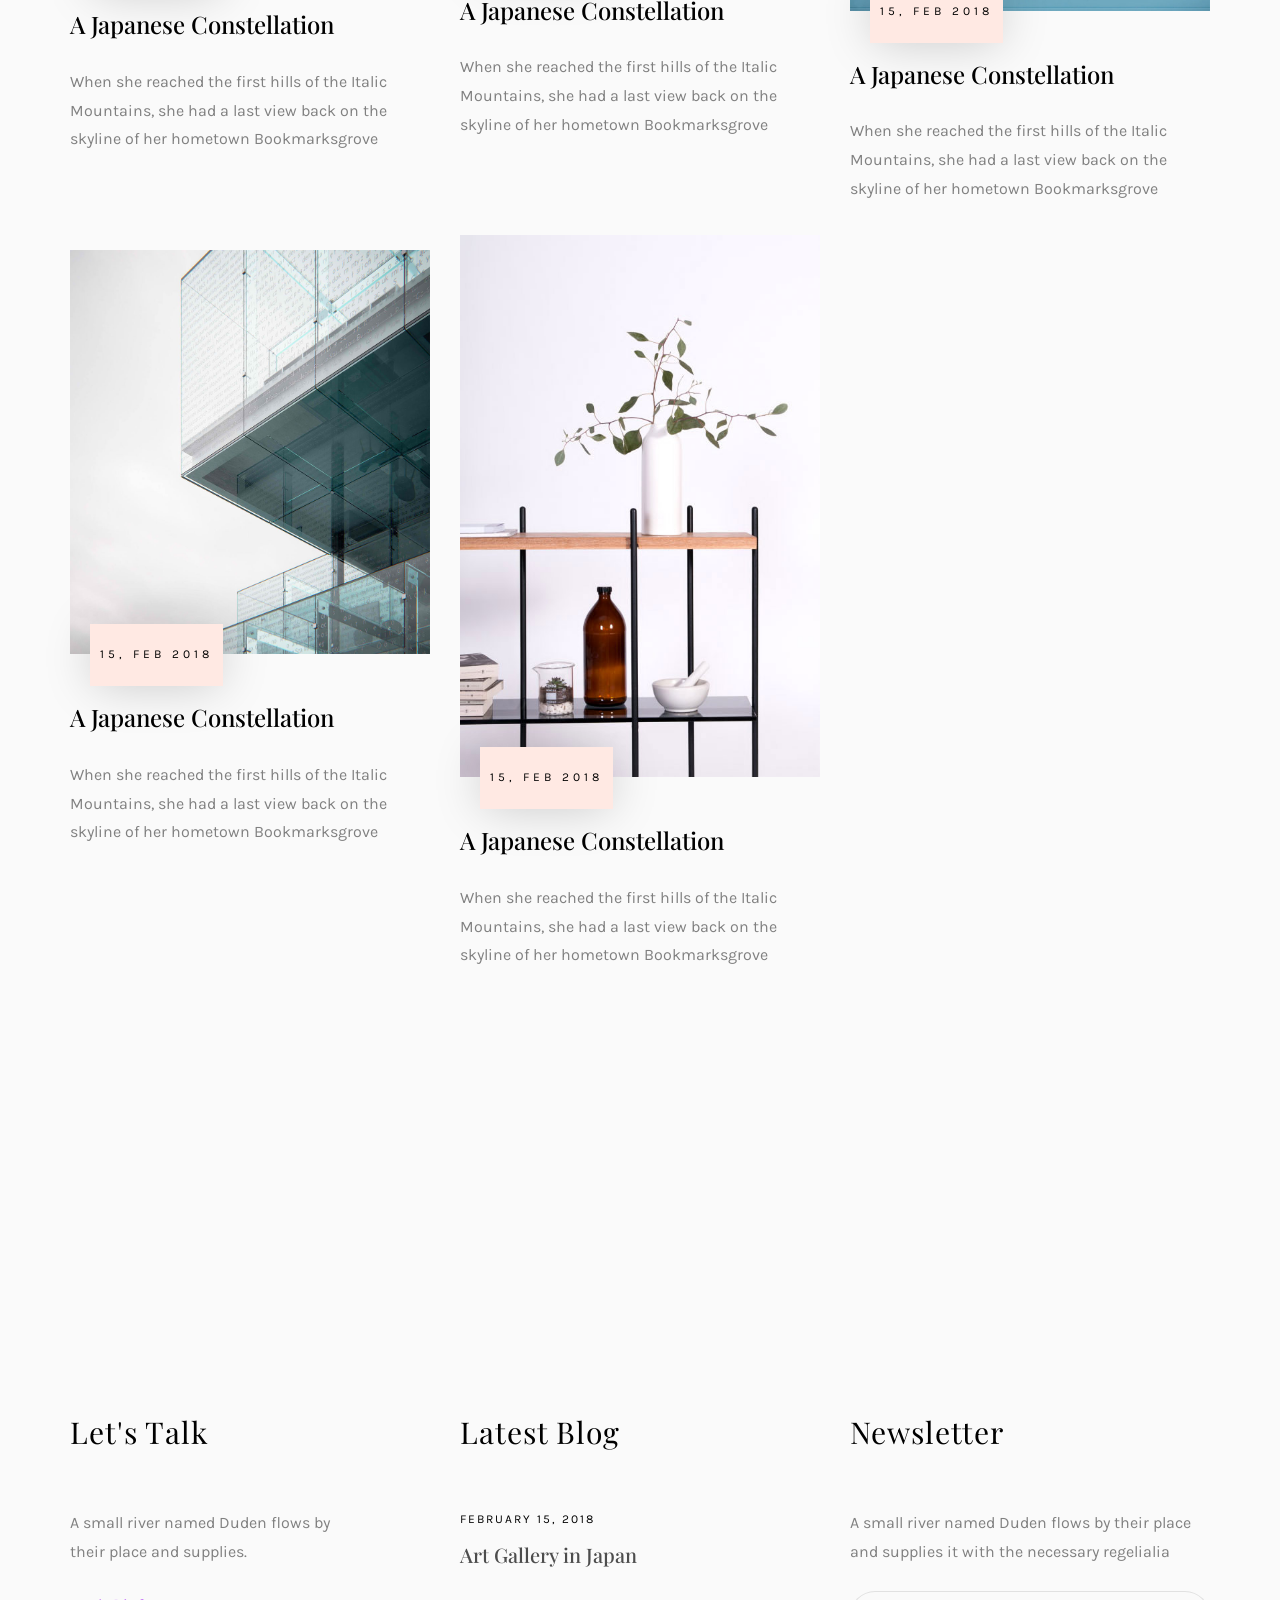
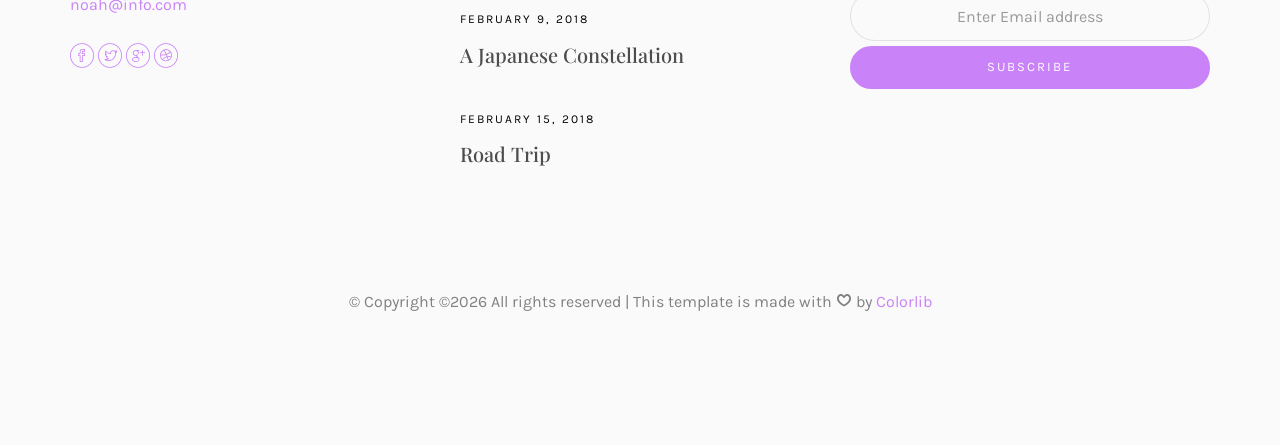
<file: blog.html>
<!DOCTYPE HTML>
<html>
	<head>
	<meta charset="utf-8">
	<meta http-equiv="X-UA-Compatible" content="IE=edge">
	<title>Noah Template</title>
	<meta name="viewport" content="width=device-width, initial-scale=1">
	<meta name="description" content="" />
	<meta name="keywords" content="" />
	<meta name="author" content="" />

  <!-- Facebook and Twitter integration -->
	<meta property="og:title" content=""/>
	<meta property="og:image" content=""/>
	<meta property="og:url" content=""/>
	<meta property="og:site_name" content=""/>
	<meta property="og:description" content=""/>
	<meta name="twitter:title" content="" />
	<meta name="twitter:image" content="" />
	<meta name="twitter:url" content="" />
	<meta name="twitter:card" content="" />

	<!-- Place favicon.ico and apple-touch-icon.png in the root directory -->
	<link rel="shortcut icon" href="favicon.ico">

	<link href="https://fonts.googleapis.com/css?family=Karla:400,700" rel="stylesheet">
	<link href="https://fonts.googleapis.com/css?family=Playfair+Display:400,400i,700" rel="stylesheet">
	
	<!-- Animate.css -->
	<link rel="stylesheet" href="css/animate.css">
	<!-- Icomoon Icon Fonts-->
	<link rel="stylesheet" href="css/icomoon.css">
	<!-- Bootstrap  -->
	<link rel="stylesheet" href="css/bootstrap.css">
	<!-- Owl Carousel -->
	<link rel="stylesheet" href="css/owl.carousel.min.css">
	<link rel="stylesheet" href="css/owl.theme.default.min.css">
	<!-- Magnific Popup -->
	<link rel="stylesheet" href="css/magnific-popup.css">

	<link rel="stylesheet" href="css/style.css">


	<!-- Modernizr JS -->
	<script src="js/modernizr-2.6.2.min.js"></script>
	<!-- FOR IE9 below -->
	<!--[if lt IE 9]>
	<script src="js/respond.min.js"></script>
	<![endif]-->

	</head>
	<body>

	<nav id="colorlib-main-nav" role="navigation">
		<a href="#" class="js-colorlib-nav-toggle colorlib-nav-toggle active"><i></i></a>
		<div class="js-fullheight colorlib-table">
			<div class="colorlib-table-cell js-fullheight">
				<div class="row">
					<div class="col-md-12">
						<div class="form-group">
							<input type="text" class="form-control" id="search" placeholder="Enter any key to search...">
							<button type="submit" class="btn btn-primary"><i class="icon-search3"></i></button>
						</div>
					</div>
				</div>
				<div class="row">
					<div class="col-md-12">
						<ul>
							<li><a href="index.html">Home</a></li>
							<li><a href="services.html">Services</a></li>
							<li><a href="work.html">Work</a></li>
							<li class="active"><a href="blog.html">Blog</a></li>
							<li><a href="about.html">About</a></li>
							<li><a href="contact.html">Contact</a></li>
						</ul>
					</div>
				</div>
				<div class="row">
					<div class="col-md-12">
						<h2 class="head-title">Works</h2>
						<a href="images/work-1.jpg" class="gallery image-popup-link text-center" style="background-image: url(images/work-1.jpg);">
							<span><i class="icon-search3"></i></span>
						</a>
						<a href="images/work-2.jpg" class="gallery image-popup-link text-center" style="background-image: url(images/work-2.jpg);">
							<span><i class="icon-search3"></i></span>
						</a>
						<a href="images/work-3.jpg" class="gallery image-popup-link text-center" style="background-image: url(images/work-3.jpg);">
							<span><i class="icon-search3"></i></span>
						</a>
						<a href="images/work-4.jpg" class="gallery image-popup-link text-center" style="background-image: url(images/work-4.jpg);">
							<span><i class="icon-search3"></i></span>
						</a>
					</div>
				</div>
			</div>
		</div>
	</nav>
	
	<div id="colorlib-page">
		<header>
			<div class="container">
				<div class="row">
					<div class="col-md-12">
						<div class="colorlib-navbar-brand">
							<a class="colorlib-logo" href="index.html"><span>No</span><span>ah</span></a>
						</div>
						<a href="#" class="js-colorlib-nav-toggle colorlib-nav-toggle"><i></i></a>
					</div>
				</div>
			</div>
		</header>
		
		<div id="colorlib-blog">
			<div class="container">
				<div class="row text-center">
					<h2 class="bold">Blog</h2>
				</div>
				<div class="row">
					<div class="col-md-12 col-md-offset-0 text-center animate-box intro-heading">
						<span>Blog</span>
						<h2>Read Our Case</h2>
					</div>
				</div>
				<div class="row">
					<div class="col-md-12">
						<div class="rotate">
							<h2 class="heading">Our Blog</h2>
						</div>
					</div>
				</div>
				<div class="row">
					<div class="col-md-4">
						<div class="article animate-box">
							<a href="blog.html" class="blog-img">
								<img class="img-responsive" src="images/img-1.jpg" alt="html5 bootstrap by colorlib.com">
								<div class="overlay"></div>
								<div class="link">
									<span class="read">Read more</h2>
								</div>
							</a>
							<div class="desc">
								<span class="meta">15, Feb 2018</span>
								<h2><a href="blog.html">A Japanese Constellation</a></h2>
								<p>When she reached the first hills of the Italic Mountains, she had a last view back on the skyline of her hometown Bookmarksgrove</p>
							</div>
						</div>

						<div class="article animate-box">
							<a href="blog.html" class="blog-img">
								<img class="img-responsive" src="images/img-4.jpg" alt="html5 bootstrap by colorlib.com">
								<div class="overlay"></div>
								<div class="link">
									<span class="read">Read more</h2>
								</div>
							</a>
							<div class="desc">
								<span class="meta">15, Feb 2018</span>
								<h2><a href="blog.html">A Japanese Constellation</a></h2>
								<p>When she reached the first hills of the Italic Mountains, she had a last view back on the skyline of her hometown Bookmarksgrove</p>
							</div>
						</div>

						<div class="article animate-box">
							<a href="blog.html" class="blog-img">
								<img class="img-responsive" src="images/img-7.jpg" alt="html5 bootstrap by colorlib.com">
								<div class="overlay"></div>
								<div class="link">
									<span class="read">Read more</h2>
								</div>
							</a>
							<div class="desc">
								<span class="meta">15, Feb 2018</span>
								<h2><a href="blog.html">A Japanese Constellation</a></h2>
								<p>When she reached the first hills of the Italic Mountains, she had a last view back on the skyline of her hometown Bookmarksgrove</p>
							</div>
						</div>
					</div>


					<div class="col-md-4">
						<div class="article animate-box">
							<a href="blog.html" class="blog-img">
								<img class="img-responsive" src="images/img-2.jpg" alt="html5 bootstrap by colorlib.com">
								<div class="overlay"></div>
								<div class="link">
									<span class="read">Read more</h2>
								</div>
							</a>
							<div class="desc">
								<span class="meta">15, Feb 2018</span>
								<h2><a href="blog.html">A Japanese Constellation</a></h2>
								<p>When she reached the first hills of the Italic Mountains, she had a last view back on the skyline of her hometown Bookmarksgrove</p>
							</div>
						</div>
						
						<div class="article animate-box">
							<a href="blog.html" class="blog-img">
								<img class="img-responsive" src="images/img-5.jpg" alt="html5 bootstrap by colorlib.com">
								<div class="overlay"></div>
								<div class="link">
									<span class="read">Read more</h2>
								</div>
							</a>
							<div class="desc">
								<span class="meta">15, Feb 2018</span>
								<h2><a href="blog.html">A Japanese Constellation</a></h2>
								<p>When she reached the first hills of the Italic Mountains, she had a last view back on the skyline of her hometown Bookmarksgrove</p>
							</div>
						</div>

						<div class="article animate-box">
							<a href="blog.html" class="blog-img">
								<img class="img-responsive" src="images/img-8.jpg" alt="html5 bootstrap by colorlib.com">
								<div class="overlay"></div>
								<div class="link">
									<span class="read">Read more</h2>
								</div>
							</a>
							<div class="desc">
								<span class="meta">15, Feb 2018</span>
								<h2><a href="blog.html">A Japanese Constellation</a></h2>
								<p>When she reached the first hills of the Italic Mountains, she had a last view back on the skyline of her hometown Bookmarksgrove</p>
							</div>
						</div>
					</div>


					<div class="col-md-4">
						<div class="article animate-box">
							<a href="blog.html" class="blog-img">
								<img class="img-responsive" src="images/img-3.jpg" alt="html5 bootstrap by colorlib.com">
								<div class="overlay"></div>
								<div class="link">
									<span class="read">Read more</h2>
								</div>
							</a>
							<div class="desc">
								<span class="meta">15, Feb 2018</span>
								<h2><a href="blog.html">A Japanese Constellation</a></h2>
								<p>When she reached the first hills of the Italic Mountains, she had a last view back on the skyline of her hometown Bookmarksgrove</p>
							</div>
						</div>

						<div class="article animate-box">
							<a href="blog.html" class="blog-img">
								<img class="img-responsive" src="images/img-6.jpg" alt="html5 bootstrap by colorlib.com">
								<div class="overlay"></div>
								<div class="link">
									<span class="read">Read more</h2>
								</div>
							</a>
							<div class="desc">
								<span class="meta">15, Feb 2018</span>
								<h2><a href="blog.html">A Japanese Constellation</a></h2>
								<p>When she reached the first hills of the Italic Mountains, she had a last view back on the skyline of her hometown Bookmarksgrove</p>
							</div>
						</div>

						<div class="article animate-box">
							<a href="blog.html" class="blog-img">
								<img class="img-responsive" src="images/img-9.jpg" alt="html5 bootstrap by colorlib.com">
								<div class="overlay"></div>
								<div class="link">
									<span class="read">Read more</h2>
								</div>
							</a>
							<div class="desc">
								<span class="meta">15, Feb 2018</span>
								<h2><a href="blog.html">A Japanese Constellation</a></h2>
								<p>When she reached the first hills of the Italic Mountains, she had a last view back on the skyline of her hometown Bookmarksgrove</p>
							</div>
						</div>
					</div>
				</div>
			</div>
		</div>


		<footer>
			<div id="footer">
				<div class="container">
					<div class="row">
						<div class="col-md-4 col-pb-sm">
							<div class="row">
								<div class="col-md-10">
									<h2>Let's Talk</h2>
									<p>A small river named Duden flows by their place and supplies.</p>
									<p><a href="#">noah@info.com</a></p>
									<p class="colorlib-social-icons">
										<a href="#"><i class="icon-facebook4"></i></a>
										<a href="#"><i class="icon-twitter3"></i></a>
										<a href="#"><i class="icon-googleplus"></i></a>
										<a href="#"><i class="icon-dribbble2"></i></a>
									</p>
								</div>
							</div>
						</div>
						<div class="col-md-4 col-pb-sm">
							<h2>Latest Blog</h2>
							<div class="f-entry">
								<a href="#" class="featured-img" style="background-image: url(images/img-1.jpg);"></a>
								<div class="desc">
									<span>February 15, 2018</span>
									<h3><a href="#">Art Gallery in Japan</a></h3>
								</div>
							</div>
							<div class="f-entry">
								<a href="#" class="featured-img" style="background-image: url(images/img-2.jpg);"></a>
								<div class="desc">
									<span>February 9, 2018</span>
									<h3><a href="#">A Japanese Constellation</a></h3>
								</div>
							</div>
							<div class="f-entry">
								<a href="#" class="featured-img" style="background-image: url(images/img-3.jpg);"></a>
								<div class="desc">
									<span>February 15, 2018</span>
									<h3><a href="#">Road Trip</a></h3>
								</div>
							</div>
						</div>
						<div class="col-md-4 col-pb-sm">
							<h2>Newsletter</h2>
							<p>A small river named Duden flows by their place and supplies it with the necessary regelialia</p>
							<div class="subscribe text-center">
								<div class="form-group">
									<input type="text" class="form-control text-center" placeholder="Enter Email address">
									<input type="submit" value="Subscribe" class="btn btn-primary btn-custom">
								</div>
							</div>
						</div>
					</div>
					<div class="row">
						<div class="col-md-12 text-center">
							<p>
								&copy; <!-- Link back to Colorlib can't be removed. Template is licensed under CC BY 3.0. -->
Copyright &copy;<script>document.write(new Date().getFullYear());</script> All rights reserved | This template is made with <i class="icon-heart4" aria-hidden="true"></i> by <a href="https://colorlib.com" target="_blank">Colorlib</a>
<!-- Link back to Colorlib can't be removed. Template is licensed under CC BY 3.0. -->
							</p>
						</div>
					</div>
				</div>
			</div>
		</footer>
	
	</div>

	<!-- jQuery -->
	<script src="js/jquery.min.js"></script>
	<!-- jQuery Easing -->
	<script src="js/jquery.easing.1.3.js"></script>
	<!-- Bootstrap -->
	<script src="js/bootstrap.min.js"></script>
	<!-- Waypoints -->
	<script src="js/jquery.waypoints.min.js"></script>
	<!-- Owl Carousel -->
	<script src="js/owl.carousel.min.js"></script>
	<!-- Magnific Popup -->
	<script src="js/jquery.magnific-popup.min.js"></script>
	<script src="js/magnific-popup-options.js"></script>

	<!-- Main JS (Do not remove) -->
	<script src="js/main.js"></script>

	</body>
</html>
</file>
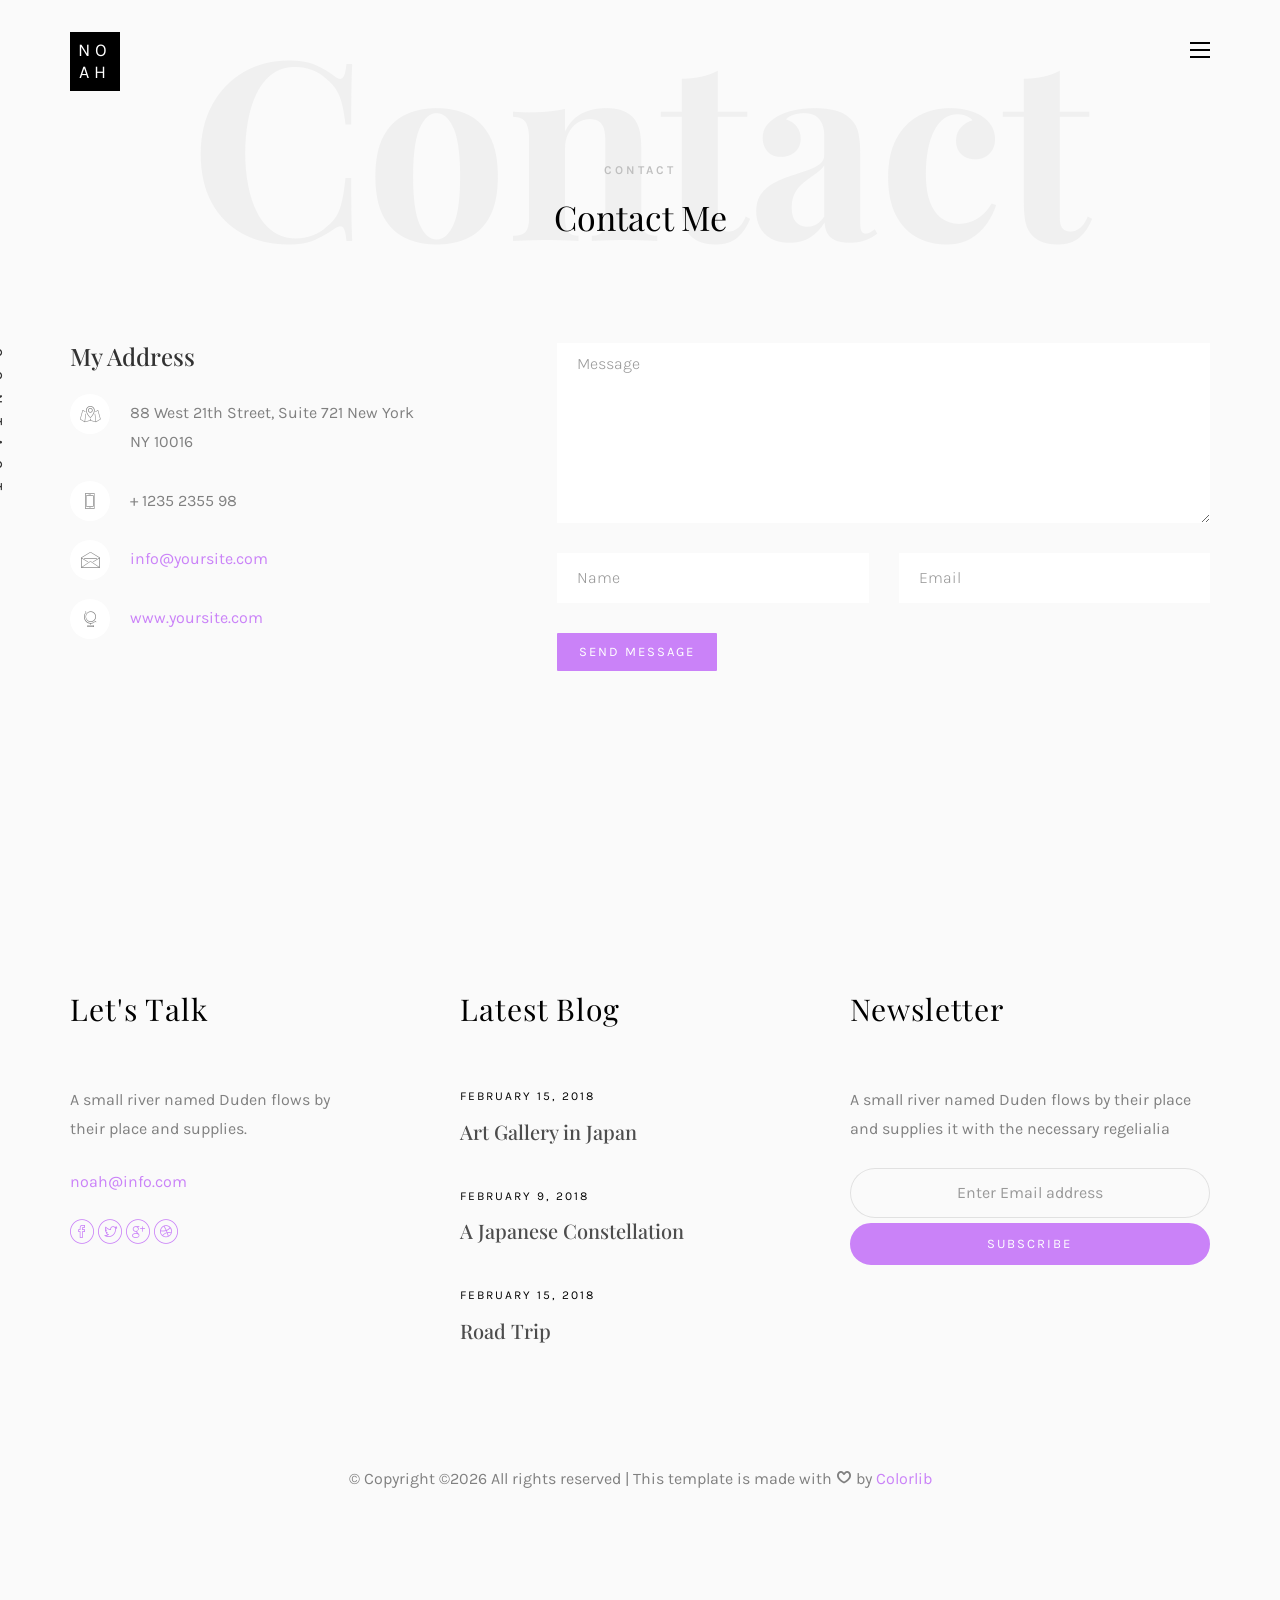
<file: contact.html>
<!DOCTYPE HTML>
<html>
	<head>
	<meta charset="utf-8">
	<meta http-equiv="X-UA-Compatible" content="IE=edge">
	<title>Noah Template</title>
	<meta name="viewport" content="width=device-width, initial-scale=1">
	<meta name="description" content="" />
	<meta name="keywords" content="" />
	<meta name="author" content="" />

  <!-- Facebook and Twitter integration -->
	<meta property="og:title" content=""/>
	<meta property="og:image" content=""/>
	<meta property="og:url" content=""/>
	<meta property="og:site_name" content=""/>
	<meta property="og:description" content=""/>
	<meta name="twitter:title" content="" />
	<meta name="twitter:image" content="" />
	<meta name="twitter:url" content="" />
	<meta name="twitter:card" content="" />

	<!-- Place favicon.ico and apple-touch-icon.png in the root directory -->
	<link rel="shortcut icon" href="favicon.ico">

	<link href="https://fonts.googleapis.com/css?family=Karla:400,700" rel="stylesheet">
	<link href="https://fonts.googleapis.com/css?family=Playfair+Display:400,400i,700" rel="stylesheet">
	
	<!-- Animate.css -->
	<link rel="stylesheet" href="css/animate.css">
	<!-- Icomoon Icon Fonts-->
	<link rel="stylesheet" href="css/icomoon.css">
	<!-- Bootstrap  -->
	<link rel="stylesheet" href="css/bootstrap.css">
	<!-- Owl Carousel -->
	<link rel="stylesheet" href="css/owl.carousel.min.css">
	<link rel="stylesheet" href="css/owl.theme.default.min.css">
	<!-- Magnific Popup -->
	<link rel="stylesheet" href="css/magnific-popup.css">

	<link rel="stylesheet" href="css/style.css">


	<!-- Modernizr JS -->
	<script src="js/modernizr-2.6.2.min.js"></script>
	<!-- FOR IE9 below -->
	<!--[if lt IE 9]>
	<script src="js/respond.min.js"></script>
	<![endif]-->

	</head>
	<body>

	<nav id="colorlib-main-nav" role="navigation">
		<a href="#" class="js-colorlib-nav-toggle colorlib-nav-toggle active"><i></i></a>
		<div class="js-fullheight colorlib-table">
			<div class="colorlib-table-cell js-fullheight">
				<div class="row">
					<div class="col-md-12">
						<div class="form-group">
							<input type="text" class="form-control" id="search" placeholder="Enter any key to search...">
							<button type="submit" class="btn btn-primary"><i class="icon-search3"></i></button>
						</div>
					</div>
				</div>
				<div class="row">
					<div class="col-md-12">
						<ul>
							<li><a href="index.html">Home</a></li>
							<li><a href="services.html">Services</a></li>
							<li><a href="work.html">Work</a></li>
							<li><a href="blog.html">Blog</a></li>
							<li><a href="about.html">About</a></li>
							<li class="active"><a href="contact.html">Contact</a></li>
						</ul>
					</div>
				</div>
				<div class="row">
					<div class="col-md-12">
						<h2 class="head-title">Works</h2>
						<a href="images/work-1.jpg" class="gallery image-popup-link text-center" style="background-image: url(images/work-1.jpg);">
							<span><i class="icon-search3"></i></span>
						</a>
						<a href="images/work-2.jpg" class="gallery image-popup-link text-center" style="background-image: url(images/work-2.jpg);">
							<span><i class="icon-search3"></i></span>
						</a>
						<a href="images/work-3.jpg" class="gallery image-popup-link text-center" style="background-image: url(images/work-3.jpg);">
							<span><i class="icon-search3"></i></span>
						</a>
						<a href="images/work-4.jpg" class="gallery image-popup-link text-center" style="background-image: url(images/work-4.jpg);">
							<span><i class="icon-search3"></i></span>
						</a>
					</div>
				</div>
			</div>
		</div>
	</nav>
	
	<div id="colorlib-page">
		<header>
			<div class="container">
				<div class="row">
					<div class="col-md-12">
						<div class="colorlib-navbar-brand">
							<a class="colorlib-logo" href="index.html"><span>No</span><span>ah</span></a>
						</div>
						<a href="#" class="js-colorlib-nav-toggle colorlib-nav-toggle"><i></i></a>
					</div>
				</div>
			</div>
		</header>
		
		<div id="colorlib-contact">
			<div class="container">
				<div class="row text-center">
					<h2 class="bold">Contact</h2>
				</div>
				<div class="row">
					<div class="col-md-12 col-md-offset-0 text-center animate-box intro-heading">
						<span>Contact</span>
						<h2>Contact Me</h2>
					</div>
				</div>
				<div class="row">
					<div class="col-md-12">
						<div class="rotate">
							<h2 class="heading">Contact</h2>
						</div>
					</div>
				</div>
				<div class="row">
					<div class="col-md-12 col-md-offset-0">
						<div class="row">
							<div class="col-md-4 animate-box">
								<h3>My Address</h3>
								<ul class="contact-info">
									<li><span><i class="icon-map5"></i></span>88 West 21th Street, Suite 721 New York NY 10016</li>
									<li><span><i class="icon-phone4"></i></span>+ 1235 2355 98</li>
									<li><span><i class="icon-envelope2"></i></span><a href="#">info@yoursite.com</a></li>
									<li><span><i class="icon-globe3"></i></span><a href="#">www.yoursite.com</a></li>
								</ul>
							</div>
							<div class="col-md-7 col-md-push-1 animate-box">
								<div class="row">
									<div class="col-md-12">
										<div class="form-group">
											<textarea name="" class="form-control" id="" cols="30" rows="7" placeholder="Message"></textarea>
										</div>
									</div>
									<div class="col-md-6">
										<div class="form-group">
											<input type="text" class="form-control" placeholder="Name">
										</div>
									</div>
									<div class="col-md-6">
										<div class="form-group">
											<input type="text" class="form-control" placeholder="Email">
										</div>
									</div>
									<div class="col-md-12">
										<div class="form-group">
											<input type="submit" value="Send Message" class="btn btn-primary">
										</div>
									</div>
								</div>
							</div>
						</div>
					</div>
				</div>
			</div>
		</div>

		<footer>
			<div id="footer">
				<div class="container">
					<div class="row">
						<div class="col-md-4 col-pb-sm">
							<div class="row">
								<div class="col-md-10">
									<h2>Let's Talk</h2>
									<p>A small river named Duden flows by their place and supplies.</p>
									<p><a href="#">noah@info.com</a></p>
									<p class="colorlib-social-icons">
										<a href="#"><i class="icon-facebook4"></i></a>
										<a href="#"><i class="icon-twitter3"></i></a>
										<a href="#"><i class="icon-googleplus"></i></a>
										<a href="#"><i class="icon-dribbble2"></i></a>
									</p>
								</div>
							</div>
						</div>
						<div class="col-md-4 col-pb-sm">
							<h2>Latest Blog</h2>
							<div class="f-entry">
								<a href="#" class="featured-img" style="background-image: url(images/img-1.jpg);"></a>
								<div class="desc">
									<span>February 15, 2018</span>
									<h3><a href="#">Art Gallery in Japan</a></h3>
								</div>
							</div>
							<div class="f-entry">
								<a href="#" class="featured-img" style="background-image: url(images/img-2.jpg);"></a>
								<div class="desc">
									<span>February 9, 2018</span>
									<h3><a href="#">A Japanese Constellation</a></h3>
								</div>
							</div>
							<div class="f-entry">
								<a href="#" class="featured-img" style="background-image: url(images/img-3.jpg);"></a>
								<div class="desc">
									<span>February 15, 2018</span>
									<h3><a href="#">Road Trip</a></h3>
								</div>
							</div>
						</div>
						<div class="col-md-4 col-pb-sm">
							<h2>Newsletter</h2>
							<p>A small river named Duden flows by their place and supplies it with the necessary regelialia</p>
							<div class="subscribe text-center">
								<div class="form-group">
									<input type="text" class="form-control text-center" placeholder="Enter Email address">
									<input type="submit" value="Subscribe" class="btn btn-primary btn-custom">
								</div>
							</div>
						</div>
					</div>
					<div class="row">
						<div class="col-md-12 text-center">
							<p>
								&copy; <!-- Link back to Colorlib can't be removed. Template is licensed under CC BY 3.0. -->
Copyright &copy;<script>document.write(new Date().getFullYear());</script> All rights reserved | This template is made with <i class="icon-heart4" aria-hidden="true"></i> by <a href="https://colorlib.com" target="_blank">Colorlib</a>
<!-- Link back to Colorlib can't be removed. Template is licensed under CC BY 3.0. -->
							</p>
						</div>
					</div>
				</div>
			</div>
		</footer>
	
	</div>

	<!-- jQuery -->
	<script src="js/jquery.min.js"></script>
	<!-- jQuery Easing -->
	<script src="js/jquery.easing.1.3.js"></script>
	<!-- Bootstrap -->
	<script src="js/bootstrap.min.js"></script>
	<!-- Waypoints -->
	<script src="js/jquery.waypoints.min.js"></script>
	<!-- Owl Carousel -->
	<script src="js/owl.carousel.min.js"></script>
	<!-- Magnific Popup -->
	<script src="js/jquery.magnific-popup.min.js"></script>
	<script src="js/magnific-popup-options.js"></script>

	<!-- Main JS (Do not remove) -->
	<script src="js/main.js"></script>

	</body>
</html>
</file>
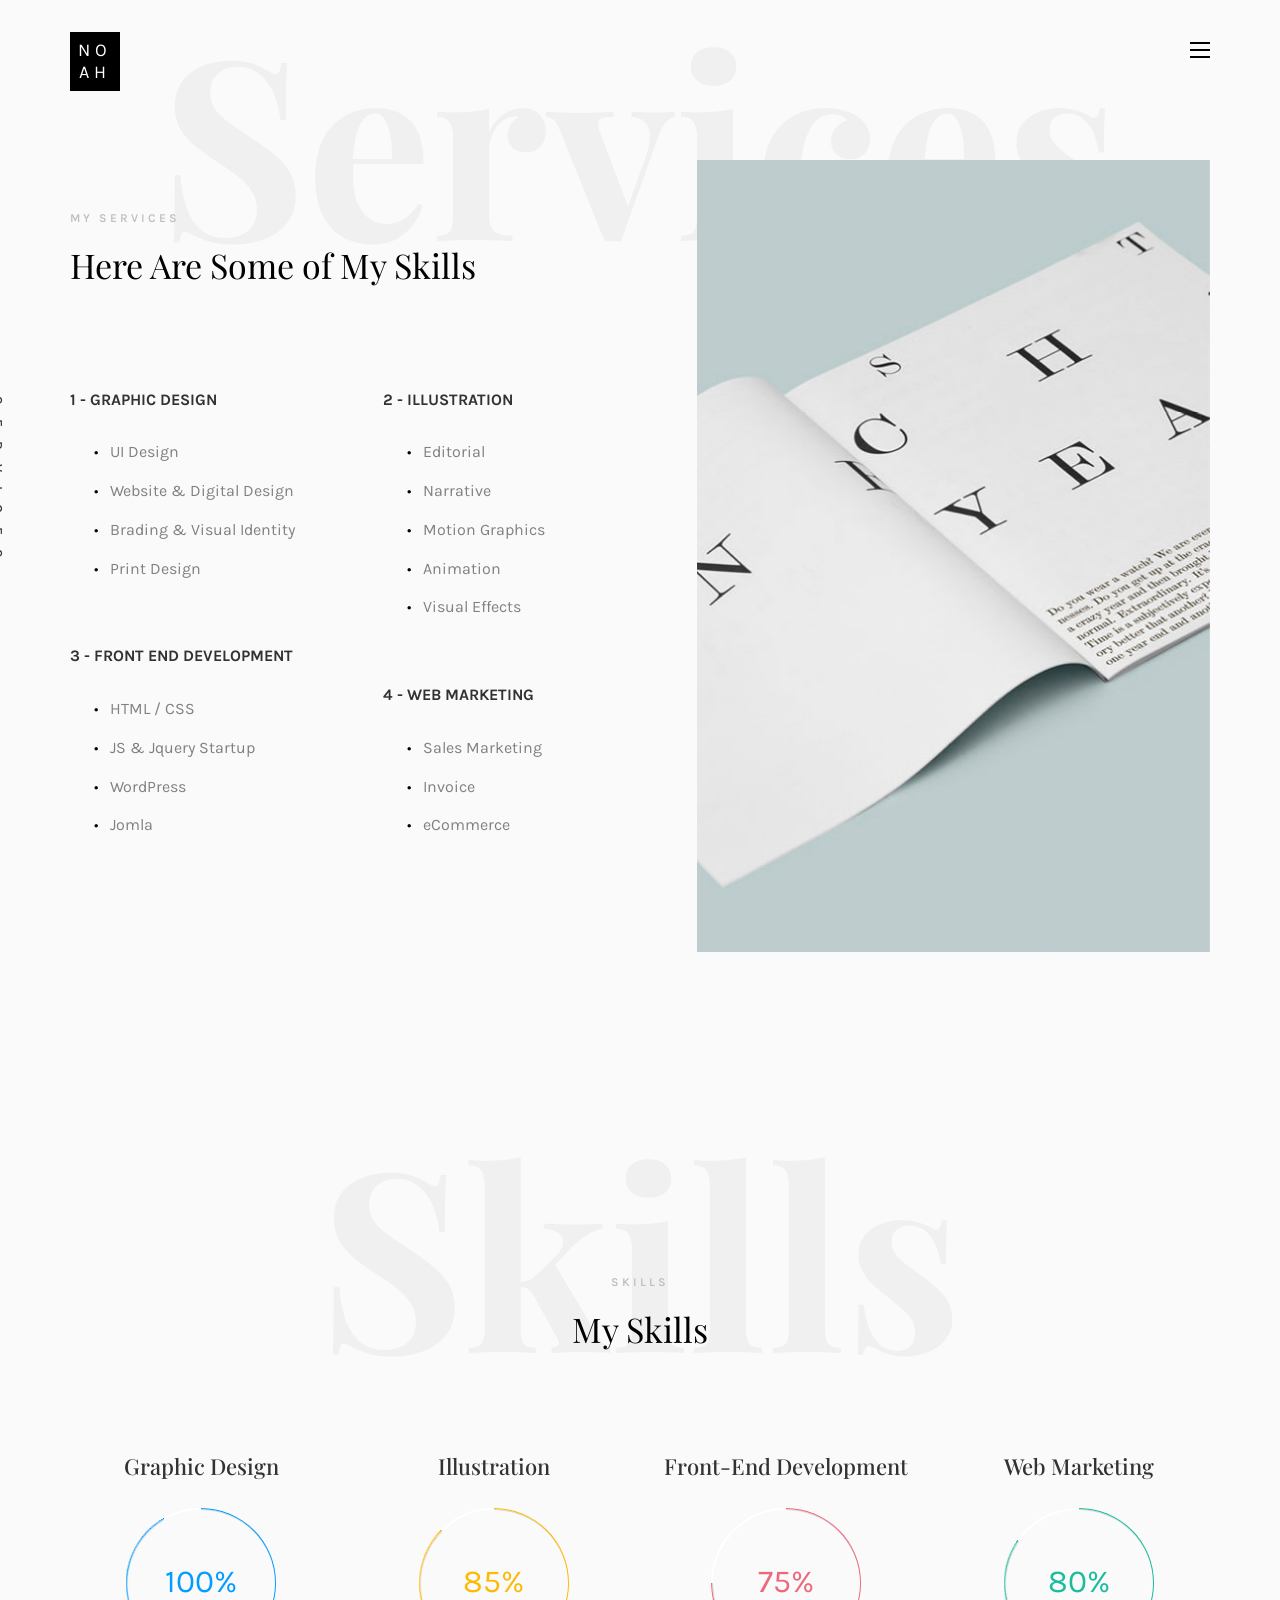
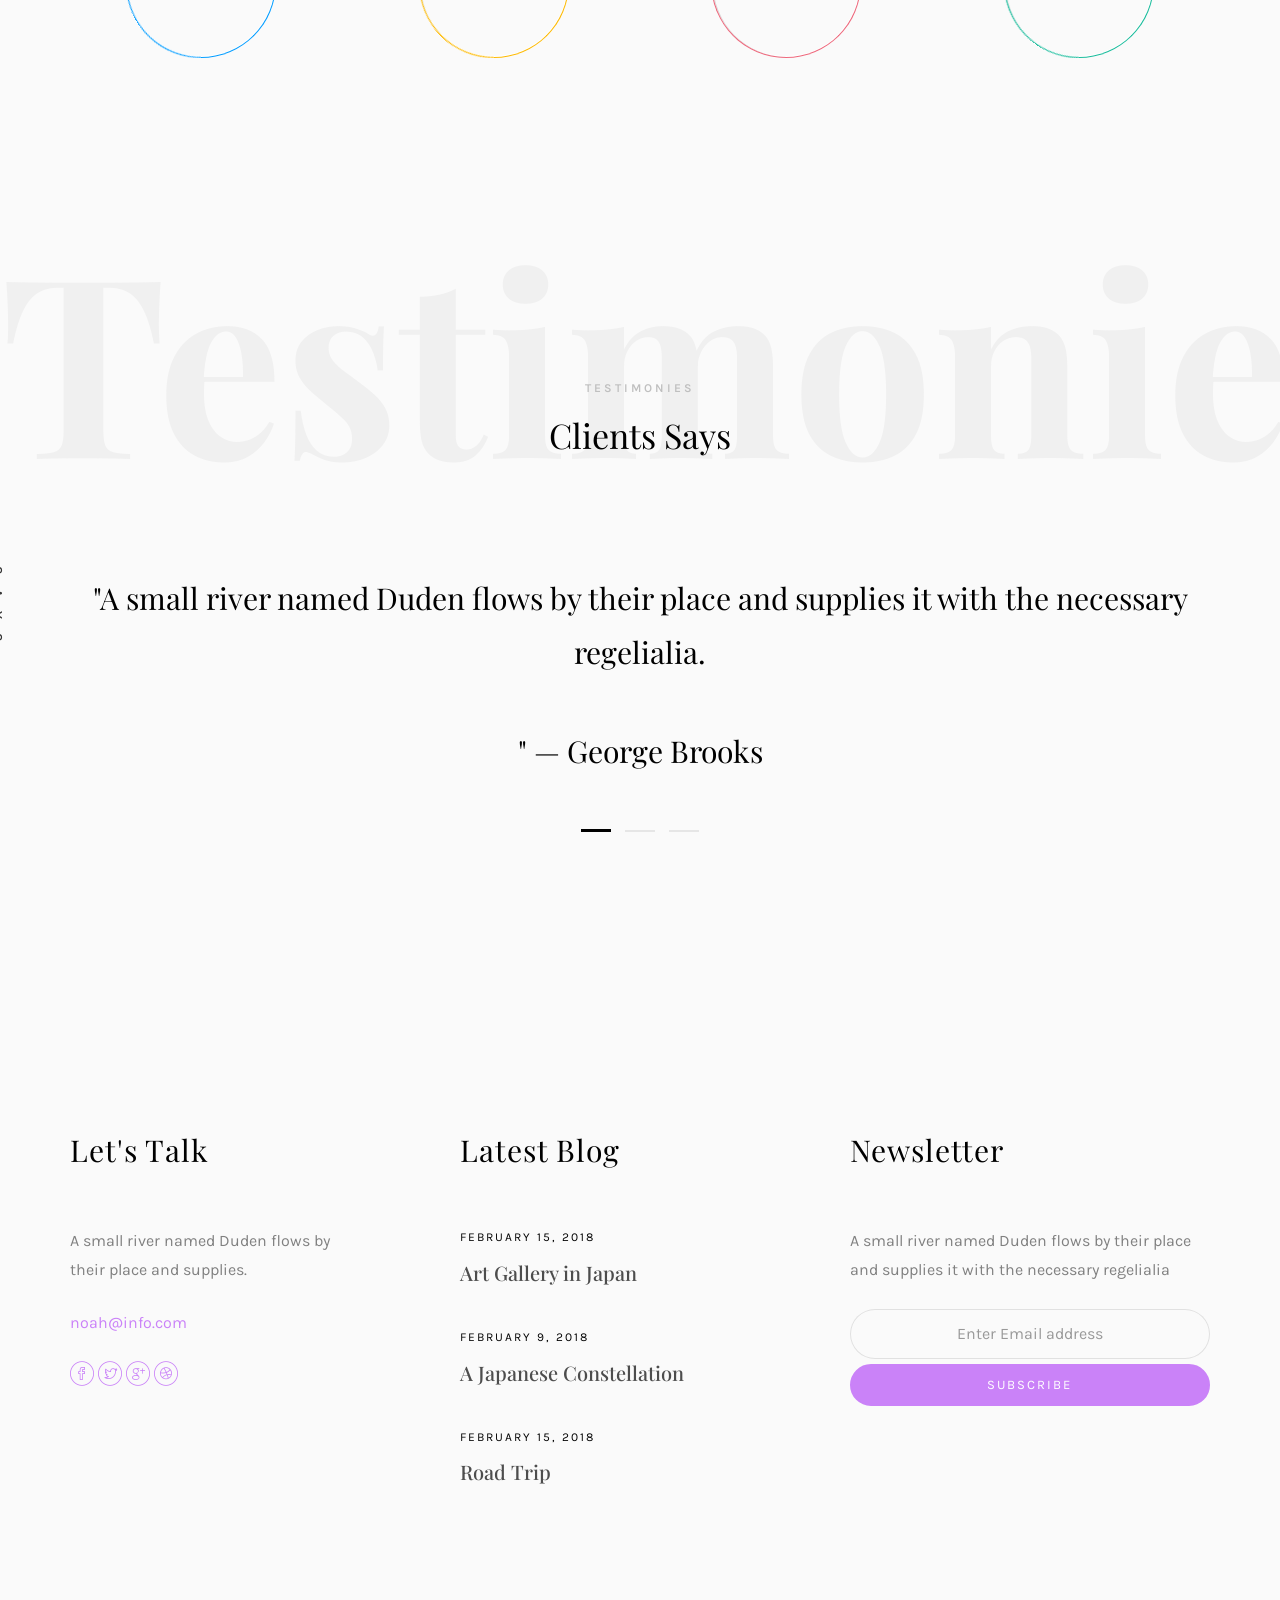
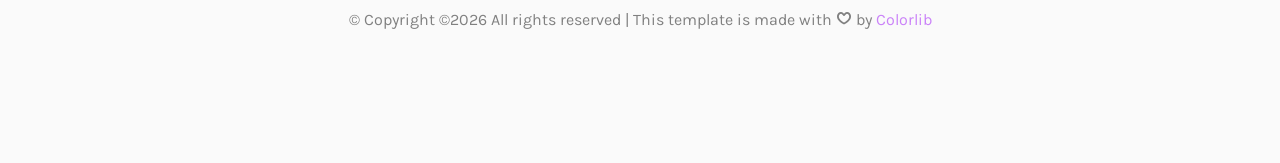
<file: services.html>
<!DOCTYPE HTML>
<html>
	<head>
	<meta charset="utf-8">
	<meta http-equiv="X-UA-Compatible" content="IE=edge">
	<title>Noah Template</title>
	<meta name="viewport" content="width=device-width, initial-scale=1">
	<meta name="description" content="" />
	<meta name="keywords" content="" />
	<meta name="author" content="" />

  <!-- Facebook and Twitter integration -->
	<meta property="og:title" content=""/>
	<meta property="og:image" content=""/>
	<meta property="og:url" content=""/>
	<meta property="og:site_name" content=""/>
	<meta property="og:description" content=""/>
	<meta name="twitter:title" content="" />
	<meta name="twitter:image" content="" />
	<meta name="twitter:url" content="" />
	<meta name="twitter:card" content="" />

	<!-- Place favicon.ico and apple-touch-icon.png in the root directory -->
	<link rel="shortcut icon" href="favicon.ico">

	<link href="https://fonts.googleapis.com/css?family=Karla:400,700" rel="stylesheet">
	<link href="https://fonts.googleapis.com/css?family=Playfair+Display:400,400i,700" rel="stylesheet">
	
	<!-- Animate.css -->
	<link rel="stylesheet" href="css/animate.css">
	<!-- Icomoon Icon Fonts-->
	<link rel="stylesheet" href="css/icomoon.css">
	<!-- Bootstrap  -->
	<link rel="stylesheet" href="css/bootstrap.css">
	<!-- Owl Carousel -->
	<link rel="stylesheet" href="css/owl.carousel.min.css">
	<link rel="stylesheet" href="css/owl.theme.default.min.css">
	<!-- Magnific Popup -->
	<link rel="stylesheet" href="css/magnific-popup.css">

	<link rel="stylesheet" href="css/style.css">


	<!-- Modernizr JS -->
	<script src="js/modernizr-2.6.2.min.js"></script>
	<!-- FOR IE9 below -->
	<!--[if lt IE 9]>
	<script src="js/respond.min.js"></script>
	<![endif]-->

	</head>
	<body>

	<nav id="colorlib-main-nav" role="navigation">
		<a href="#" class="js-colorlib-nav-toggle colorlib-nav-toggle active"><i></i></a>
		<div class="js-fullheight colorlib-table">
			<div class="colorlib-table-cell js-fullheight">
				<div class="row">
					<div class="col-md-12">
						<div class="form-group">
							<input type="text" class="form-control" id="search" placeholder="Enter any key to search...">
							<button type="submit" class="btn btn-primary"><i class="icon-search3"></i></button>
						</div>
					</div>
				</div>
				<div class="row">
					<div class="col-md-12">
						<ul>
							<li><a href="index.html">Home</a></li>
							<li class="active"><a href="services.html">Services</a></li>
							<li><a href="work.html">Work</a></li>
							<li><a href="blog.html">Blog</a></li>
							<li><a href="about.html">About</a></li>
							<li><a href="contact.html">Contact</a></li>
						</ul>
					</div>
				</div>
				<div class="row">
					<div class="col-md-12">
						<h2 class="head-title">Works</h2>
						<a href="images/work-1.jpg" class="gallery image-popup-link text-center" style="background-image: url(images/work-1.jpg);">
							<span><i class="icon-search3"></i></span>
						</a>
						<a href="images/work-2.jpg" class="gallery image-popup-link text-center" style="background-image: url(images/work-2.jpg);">
							<span><i class="icon-search3"></i></span>
						</a>
						<a href="images/work-3.jpg" class="gallery image-popup-link text-center" style="background-image: url(images/work-3.jpg);">
							<span><i class="icon-search3"></i></span>
						</a>
						<a href="images/work-4.jpg" class="gallery image-popup-link text-center" style="background-image: url(images/work-4.jpg);">
							<span><i class="icon-search3"></i></span>
						</a>
					</div>
				</div>
			</div>
		</div>
	</nav>
	
	<div id="colorlib-page">
		<header>
			<div class="container">
				<div class="row">
					<div class="col-md-12">
						<div class="colorlib-navbar-brand">
							<a class="colorlib-logo" href="index.html"><span>No</span><span>ah</span></a>
						</div>
						<a href="#" class="js-colorlib-nav-toggle colorlib-nav-toggle"><i></i></a>
					</div>
				</div>
			</div>
		</header>
		<div id="colorlib-services">
			<div class="container">
				<div class="row text-center">
					<h2 class="bold">Services</h2>
				</div>
				<div class="row">
					<div class="col-md-12">
						<div class="services-flex">
							<div class="one-third">
								<div class="row">
									<div class="col-md-12 col-md-offset-0 animate-box intro-heading">
										<span>My Services</span>
										<h2>Here Are Some of My Skills</h2>
									</div>
								</div>
								<div class="row">
									<div class="col-md-12">
										<div class="rotate">
											<h2 class="heading">Services</h2>
										</div>
									</div>
									<div class="col-md-6">
										<div class="services animate-box">
											<h3>1 - Graphic Design</h3>
											<ul>
												<li>UI Design</li>
												<li>Website &amp; Digital Design</li>
												<li>Brading &amp; Visual Identity</li>
												<li>Print Design</li>
											</ul>
										</div>
										<div class="services animate-box">
											<h3>3 - Front End Development</h3>
											<ul>
												<li>HTML / CSS</li>
												<li>JS &amp; Jquery Startup</li>
												<li>WordPress</li>
												<li>Jomla</li>
											</ul>
										</div>
									</div>
									<div class="col-md-6">
										<div class="services animate-box">
											<h3>2 - Illustration</h3>
											<ul>
												<li>Editorial</li>
												<li>Narrative</li>
												<li>Motion Graphics</li>
												<li>Animation</li>
												<li>Visual Effects</li>
											</ul>
										</div>
										<div class="services animate-box">
											<h3>4 - Web Marketing</h3>
											<ul>
												<li>Sales Marketing</li>
												<li>Invoice</li>
												<li>eCommerce</li>
											</ul>
										</div>
									</div>
								</div>
							</div>
							<div class="one-forth services-img" style="background-image: url(images/services-img.jpg);">
							</div>
						</div>
					</div>
				</div>
			</div>
		</div>

		<div id="colorlib-progress">
			<div class="container">
				<div class="row text-center">
					<h2 class="bold">Skills</h2>
				</div>
				<div class="row">
					<div class="col-md-12 col-md-offset-0 text-center animate-box intro-heading">
						<span>Skills</span>
						<h2>My Skills</h2>
					</div>
				</div>
				<div class="row">
			      <div class="col-md-3 col-sm-6 text-center">
			      	<h2 class="progress-head">Graphic Design</h2>
		            <div class="progress blue">
		                <span class="progress-left">
		                    <span class="progress-bar"></span>
		                </span>
		                <span class="progress-right">
		                    <span class="progress-bar"></span>
		                </span>
		                <div class="progress-value">100%</div>
		            </div>
		         </div>
			 
		         <div class="col-md-3 col-sm-6 text-center">
		         	<h2 class="progress-head">Illustration</h2>
		            <div class="progress yellow">
		                <span class="progress-left">
		                    <span class="progress-bar"></span>
		                </span>
		                <span class="progress-right">
		                    <span class="progress-bar"></span>
		                </span>
		                <div class="progress-value">85%</div>
		            </div>
		         </div>

		         <div class="col-md-3 col-sm-6 text-center">
		         	<h2 class="progress-head">Front-End Development</h2>
		            <div class="progress pink">
		                <span class="progress-left">
		                    <span class="progress-bar"></span>
		                </span>
		                <span class="progress-right">
		                    <span class="progress-bar"></span>
		                </span>
		                <div class="progress-value">75%</div>
		            </div>
		         </div>

		         <div class="col-md-3 col-sm-6 text-center">
		         	<h2 class="progress-head">Web Marketing</h2>
		            <div class="progress green">
		                <span class="progress-left">
		                    <span class="progress-bar"></span>
		                </span>
		                <span class="progress-right">
		                    <span class="progress-bar"></span>
		                </span>
		                <div class="progress-value">80%</div>
		            </div>
		         </div>
			   </div>
			</div>
		</div>

		<div id="colorlib-testimony">
			<div class="container">
				<div class="row text-center">
					<h2 class="bold">Testimonies</h2>
				</div>
				<div class="row">
					<div class="col-md-12 col-md-offset-0 text-center animate-box intro-heading">
						<span>Testimonies</span>
						<h2>Clients Says</h2>
					</div>
				</div>
				<div class="row">
					<div class="col-md-12">
						<div class="rotate">
							<h2 class="heading">Says</h2>
						</div>
					</div>
				</div>
				<div class="row animate-box">
					<div class="owl-carousel">
						<div class="item">
							<div class="col-md-12 text-center">
								<div class="testimony">
									<blockquote>
										<p>"A small river named Duden flows by their place and supplies it with the necessary regelialia.</p>
										<span>" &mdash; George Brooks</span>
									</blockquote>
								</div>
							</div>
						</div>
						<div class="item">
							<div class="col-md-12 text-center">
								<div class="testimony">
									<blockquote>
										<p>"Even the all-powerful Pointing has no control about the blind texts it is an almost unorthographic life One day however a small line of blind text by the name of Lorem Ipsum decided to leave for the far World of Grammar.</p>
										<span>" &mdash; Daniel Foster</span>
									</blockquote>
								</div>
							</div>
						</div>
						<div class="item">
							<div class="col-md-12 text-center">
								<div class="testimony">
									<blockquote>
										<p>"When she reached the first hills of the Italic Mountains, she had a last view back on the skyline of her hometown Bookmarksgrove</p>
										<span>" &mdash; Liam Jenkins</span>
									</blockquote>
								</div>
							</div>
						</div>
					</div>
				</div>
			</div>
		</div>

		<footer>
			<div id="footer">
				<div class="container">
					<div class="row">
						<div class="col-md-4 col-pb-sm">
							<div class="row">
								<div class="col-md-10">
									<h2>Let's Talk</h2>
									<p>A small river named Duden flows by their place and supplies.</p>
									<p><a href="#">noah@info.com</a></p>
									<p class="colorlib-social-icons">
										<a href="#"><i class="icon-facebook4"></i></a>
										<a href="#"><i class="icon-twitter3"></i></a>
										<a href="#"><i class="icon-googleplus"></i></a>
										<a href="#"><i class="icon-dribbble2"></i></a>
									</p>
								</div>
							</div>
						</div>
						<div class="col-md-4 col-pb-sm">
							<h2>Latest Blog</h2>
							<div class="f-entry">
								<a href="#" class="featured-img" style="background-image: url(images/img-1.jpg);"></a>
								<div class="desc">
									<span>February 15, 2018</span>
									<h3><a href="#">Art Gallery in Japan</a></h3>
								</div>
							</div>
							<div class="f-entry">
								<a href="#" class="featured-img" style="background-image: url(images/img-2.jpg);"></a>
								<div class="desc">
									<span>February 9, 2018</span>
									<h3><a href="#">A Japanese Constellation</a></h3>
								</div>
							</div>
							<div class="f-entry">
								<a href="#" class="featured-img" style="background-image: url(images/img-3.jpg);"></a>
								<div class="desc">
									<span>February 15, 2018</span>
									<h3><a href="#">Road Trip</a></h3>
								</div>
							</div>
						</div>
						<div class="col-md-4 col-pb-sm">
							<h2>Newsletter</h2>
							<p>A small river named Duden flows by their place and supplies it with the necessary regelialia</p>
							<div class="subscribe text-center">
								<div class="form-group">
									<input type="text" class="form-control text-center" placeholder="Enter Email address">
									<input type="submit" value="Subscribe" class="btn btn-primary btn-custom">
								</div>
							</div>
						</div>
					</div>
					<div class="row">
						<div class="col-md-12 text-center">
							<p>
								&copy; <!-- Link back to Colorlib can't be removed. Template is licensed under CC BY 3.0. -->
Copyright &copy;<script>document.write(new Date().getFullYear());</script> All rights reserved | This template is made with <i class="icon-heart4" aria-hidden="true"></i> by <a href="https://colorlib.com" target="_blank">Colorlib</a>
<!-- Link back to Colorlib can't be removed. Template is licensed under CC BY 3.0. -->
							</p>
						</div>
					</div>
				</div>
			</div>
		</footer>
	
	</div>

	<!-- jQuery -->
	<script src="js/jquery.min.js"></script>
	<!-- jQuery Easing -->
	<script src="js/jquery.easing.1.3.js"></script>
	<!-- Bootstrap -->
	<script src="js/bootstrap.min.js"></script>
	<!-- Waypoints -->
	<script src="js/jquery.waypoints.min.js"></script>
	<!-- Owl Carousel -->
	<script src="js/owl.carousel.min.js"></script>
	<!-- Magnific Popup -->
	<script src="js/jquery.magnific-popup.min.js"></script>
	<script src="js/magnific-popup-options.js"></script>

	<!-- Main JS (Do not remove) -->
	<script src="js/main.js"></script>

	</body>
</html>
</file>
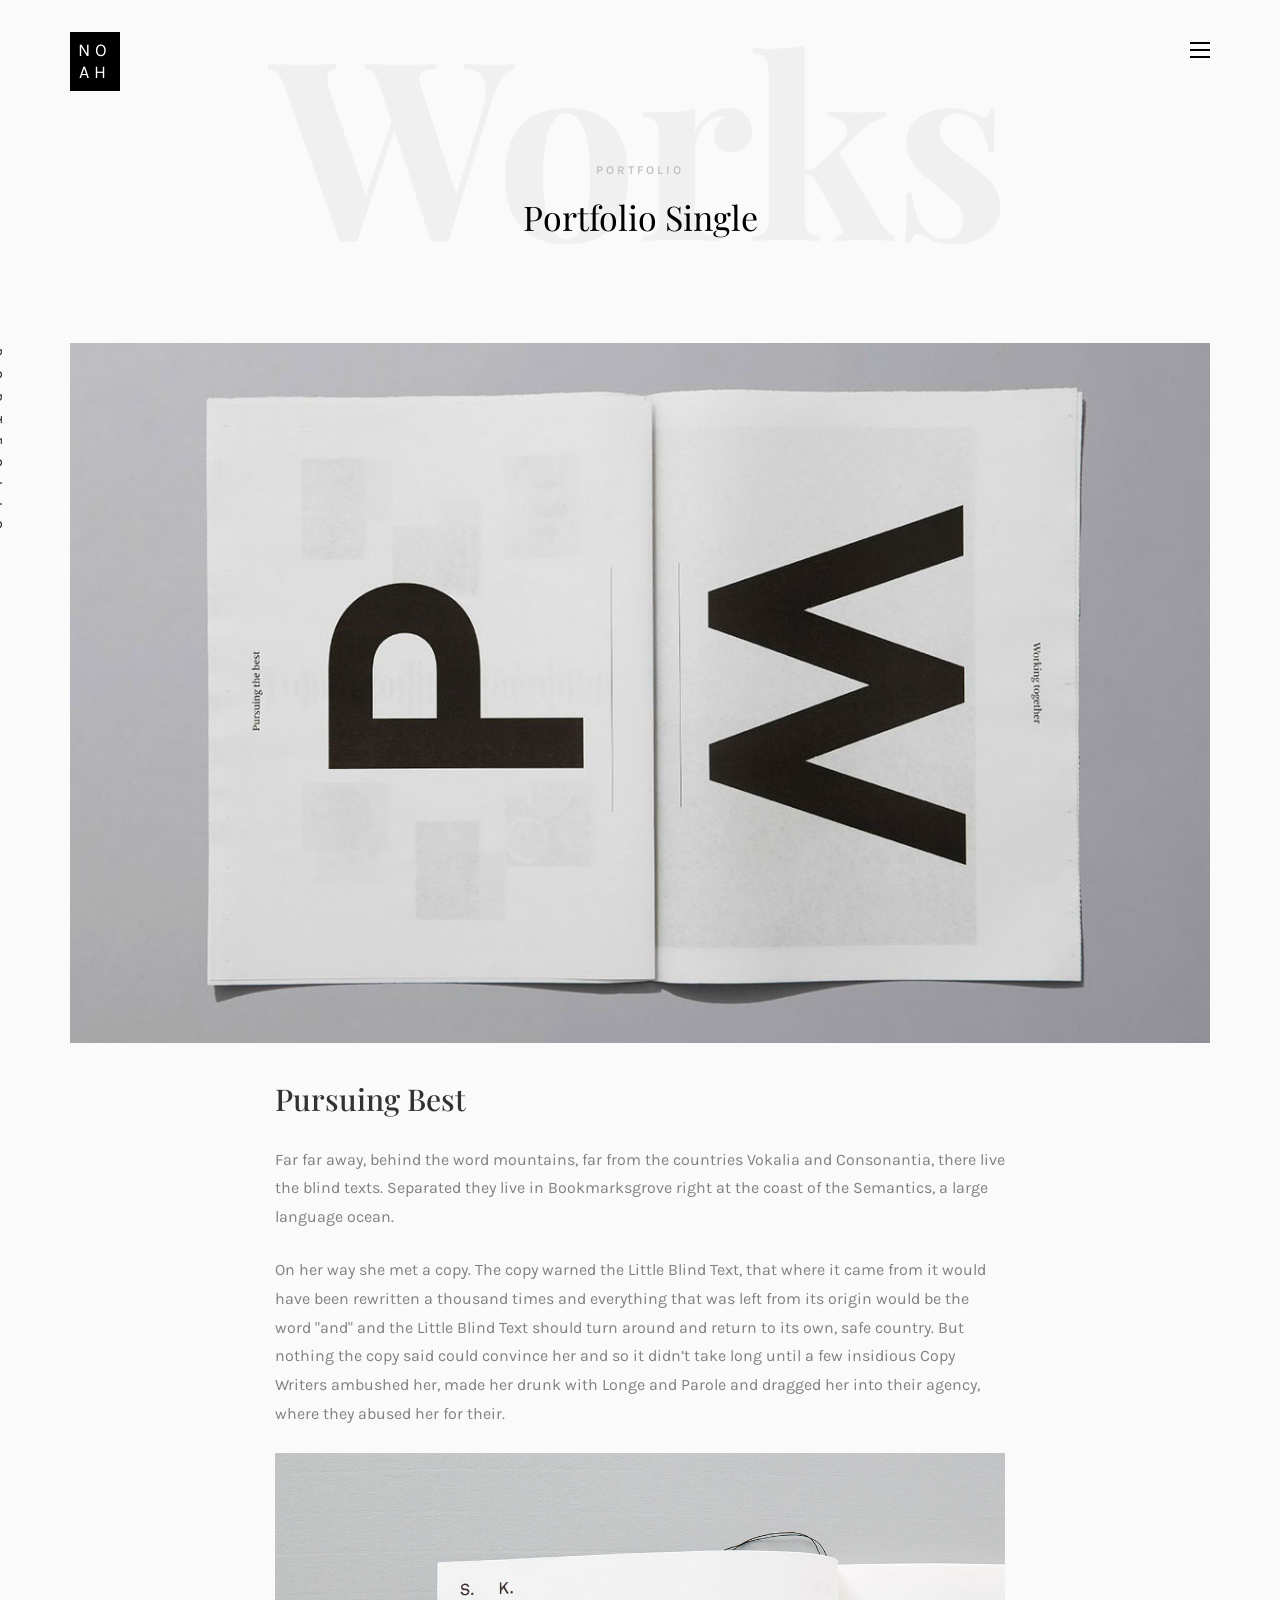
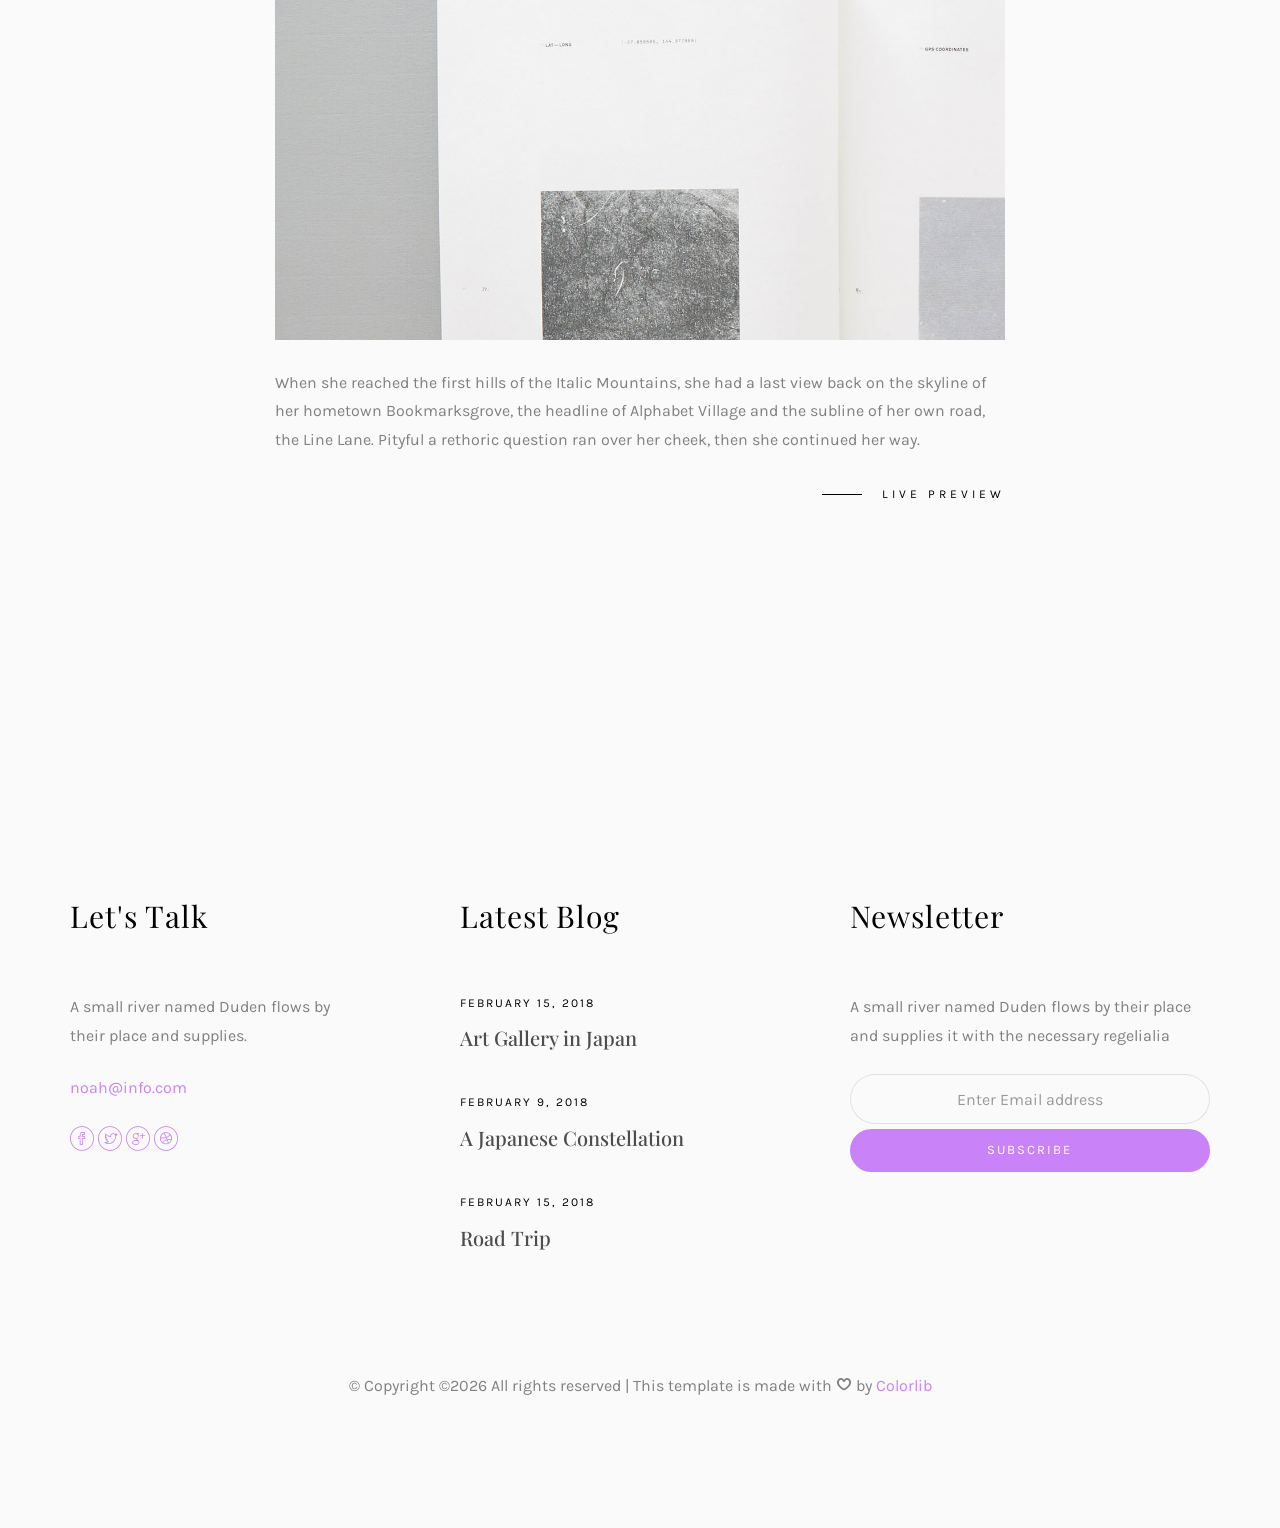
<file: work-single.html>
<!DOCTYPE HTML>
<html>
	<head>
	<meta charset="utf-8">
	<meta http-equiv="X-UA-Compatible" content="IE=edge">
	<title>Noah Template</title>
	<meta name="viewport" content="width=device-width, initial-scale=1">
	<meta name="description" content="" />
	<meta name="keywords" content="" />
	<meta name="author" content="" />

  <!-- Facebook and Twitter integration -->
	<meta property="og:title" content=""/>
	<meta property="og:image" content=""/>
	<meta property="og:url" content=""/>
	<meta property="og:site_name" content=""/>
	<meta property="og:description" content=""/>
	<meta name="twitter:title" content="" />
	<meta name="twitter:image" content="" />
	<meta name="twitter:url" content="" />
	<meta name="twitter:card" content="" />

	<!-- Place favicon.ico and apple-touch-icon.png in the root directory -->
	<link rel="shortcut icon" href="favicon.ico">

	<link href="https://fonts.googleapis.com/css?family=Karla:400,700" rel="stylesheet">
	<link href="https://fonts.googleapis.com/css?family=Playfair+Display:400,400i,700" rel="stylesheet">
	
	<!-- Animate.css -->
	<link rel="stylesheet" href="css/animate.css">
	<!-- Icomoon Icon Fonts-->
	<link rel="stylesheet" href="css/icomoon.css">
	<!-- Bootstrap  -->
	<link rel="stylesheet" href="css/bootstrap.css">
	<!-- Owl Carousel -->
	<link rel="stylesheet" href="css/owl.carousel.min.css">
	<link rel="stylesheet" href="css/owl.theme.default.min.css">
	<!-- Magnific Popup -->
	<link rel="stylesheet" href="css/magnific-popup.css">

	<link rel="stylesheet" href="css/style.css">


	<!-- Modernizr JS -->
	<script src="js/modernizr-2.6.2.min.js"></script>
	<!-- FOR IE9 below -->
	<!--[if lt IE 9]>
	<script src="js/respond.min.js"></script>
	<![endif]-->

	</head>
	<body>

	<nav id="colorlib-main-nav" role="navigation">
		<a href="#" class="js-colorlib-nav-toggle colorlib-nav-toggle active"><i></i></a>
		<div class="js-fullheight colorlib-table">
			<div class="colorlib-table-cell js-fullheight">
				<div class="row">
					<div class="col-md-12">
						<div class="form-group">
							<input type="text" class="form-control" id="search" placeholder="Enter any key to search...">
							<button type="submit" class="btn btn-primary"><i class="icon-search3"></i></button>
						</div>
					</div>
				</div>
				<div class="row">
					<div class="col-md-12">
						<ul>
							<li><a href="index.html">Home</a></li>
							<li><a href="services.html">Services</a></li>
							<li class="active"><a href="work.html">Work</a></li>
							<li><a href="blog.html">Blog</a></li>
							<li><a href="about.html">About</a></li>
							<li><a href="contact.html">Contact</a></li>
						</ul>
					</div>
				</div>
				<div class="row">
					<div class="col-md-12">
						<h2 class="head-title">Works</h2>
						<a href="images/work-1.jpg" class="gallery image-popup-link text-center" style="background-image: url(images/work-1.jpg);">
							<span><i class="icon-search3"></i></span>
						</a>
						<a href="images/work-2.jpg" class="gallery image-popup-link text-center" style="background-image: url(images/work-2.jpg);">
							<span><i class="icon-search3"></i></span>
						</a>
						<a href="images/work-3.jpg" class="gallery image-popup-link text-center" style="background-image: url(images/work-3.jpg);">
							<span><i class="icon-search3"></i></span>
						</a>
						<a href="images/work-4.jpg" class="gallery image-popup-link text-center" style="background-image: url(images/work-4.jpg);">
							<span><i class="icon-search3"></i></span>
						</a>
					</div>
				</div>
			</div>
		</div>
	</nav>
	
	<div id="colorlib-page">
		<header>
			<div class="container">
				<div class="row">
					<div class="col-md-12">
						<div class="colorlib-navbar-brand">
							<a class="colorlib-logo" href="index.html"><span>No</span><span>ah</span></a>
						</div>
						<a href="#" class="js-colorlib-nav-toggle colorlib-nav-toggle"><i></i></a>
					</div>
				</div>
			</div>
		</header>
		<div id="colorlib-work">
			<div class="container">
				<div class="row text-center">
					<h2 class="bold">Works</h2>
				</div>
				<div class="row">
					<div class="col-md-12 col-md-offset-0 text-center animate-box intro-heading">
						<span>Portfolio</span>
						<h2>Portfolio Single</h2>
					</div>
				</div>
				<div class="row">
					<div class="col-md-12">
						<div class="rotate">
							<h2 class="heading">Portfolio</h2>
						</div>
					</div>
				</div>
				<div class="row">
					<div class="col-md-12">
						<div class="work-entry animate-box">
							<a href="work.html" class="work-img" style="background-image: url(images/work-1.jpg);">
							</a>
							<div class="col-md-8 col-md-offset-2">
								<div class="desc">
									<h2>Pursuing Best</h2>
									<p>Far far away, behind the word mountains, far from the countries Vokalia and Consonantia, there live the blind texts. Separated they live in Bookmarksgrove right at the coast of the Semantics, a large language ocean.</p>
									<p>On her way she met a copy. The copy warned the Little Blind Text, that where it came from it would have been rewritten a thousand times and everything that was left from its origin would be the word "and" and the Little Blind Text should turn around and return to its own, safe country. But nothing the copy said could convince her and so it didn’t take long until a few insidious Copy Writers ambushed her, made her drunk with Longe and Parole and dragged her into their agency, where they abused her for their.</p>
									<img class="img-responsive" src="images/work-2.jpg" alt="html5 bootstrap template by colorlib.com"><br>
									<p>When she reached the first hills of the Italic Mountains, she had a last view back on the skyline of her hometown Bookmarksgrove, the headline of Alphabet Village and the subline of her own road, the Line Lane. Pityful a rethoric question ran over her cheek, then she continued her way.</p>
									<p class="read"><a href="#">Live Preview</a></p>
								</div>
							</div>
						</div>
					</div>
				</div>
			</div>
		</div>

		<footer>
			<div id="footer">
				<div class="container">
					<div class="row">
						<div class="col-md-4 col-pb-sm">
							<div class="row">
								<div class="col-md-10">
									<h2>Let's Talk</h2>
									<p>A small river named Duden flows by their place and supplies.</p>
									<p><a href="#">noah@info.com</a></p>
									<p class="colorlib-social-icons">
										<a href="#"><i class="icon-facebook4"></i></a>
										<a href="#"><i class="icon-twitter3"></i></a>
										<a href="#"><i class="icon-googleplus"></i></a>
										<a href="#"><i class="icon-dribbble2"></i></a>
									</p>
								</div>
							</div>
						</div>
						<div class="col-md-4 col-pb-sm">
							<h2>Latest Blog</h2>
							<div class="f-entry">
								<a href="#" class="featured-img" style="background-image: url(images/img-1.jpg);"></a>
								<div class="desc">
									<span>February 15, 2018</span>
									<h3><a href="#">Art Gallery in Japan</a></h3>
								</div>
							</div>
							<div class="f-entry">
								<a href="#" class="featured-img" style="background-image: url(images/img-2.jpg);"></a>
								<div class="desc">
									<span>February 9, 2018</span>
									<h3><a href="#">A Japanese Constellation</a></h3>
								</div>
							</div>
							<div class="f-entry">
								<a href="#" class="featured-img" style="background-image: url(images/img-3.jpg);"></a>
								<div class="desc">
									<span>February 15, 2018</span>
									<h3><a href="#">Road Trip</a></h3>
								</div>
							</div>
						</div>
						<div class="col-md-4 col-pb-sm">
							<h2>Newsletter</h2>
							<p>A small river named Duden flows by their place and supplies it with the necessary regelialia</p>
							<div class="subscribe text-center">
								<div class="form-group">
									<input type="text" class="form-control text-center" placeholder="Enter Email address">
									<input type="submit" value="Subscribe" class="btn btn-primary btn-custom">
								</div>
							</div>
						</div>
					</div>
					<div class="row">
						<div class="col-md-12 text-center">
							<p>
								&copy; <!-- Link back to Colorlib can't be removed. Template is licensed under CC BY 3.0. -->
Copyright &copy;<script>document.write(new Date().getFullYear());</script> All rights reserved | This template is made with <i class="icon-heart4" aria-hidden="true"></i> by <a href="https://colorlib.com" target="_blank">Colorlib</a>
<!-- Link back to Colorlib can't be removed. Template is licensed under CC BY 3.0. -->
							</p>
						</div>
					</div>
				</div>
			</div>
		</footer>
	
	</div>

	<!-- jQuery -->
	<script src="js/jquery.min.js"></script>
	<!-- jQuery Easing -->
	<script src="js/jquery.easing.1.3.js"></script>
	<!-- Bootstrap -->
	<script src="js/bootstrap.min.js"></script>
	<!-- Waypoints -->
	<script src="js/jquery.waypoints.min.js"></script>
	<!-- Owl Carousel -->
	<script src="js/owl.carousel.min.js"></script>
	<!-- Magnific Popup -->
	<script src="js/jquery.magnific-popup.min.js"></script>
	<script src="js/magnific-popup-options.js"></script>

	<!-- Main JS (Do not remove) -->
	<script src="js/main.js"></script>

	</body>
</html>
</file>
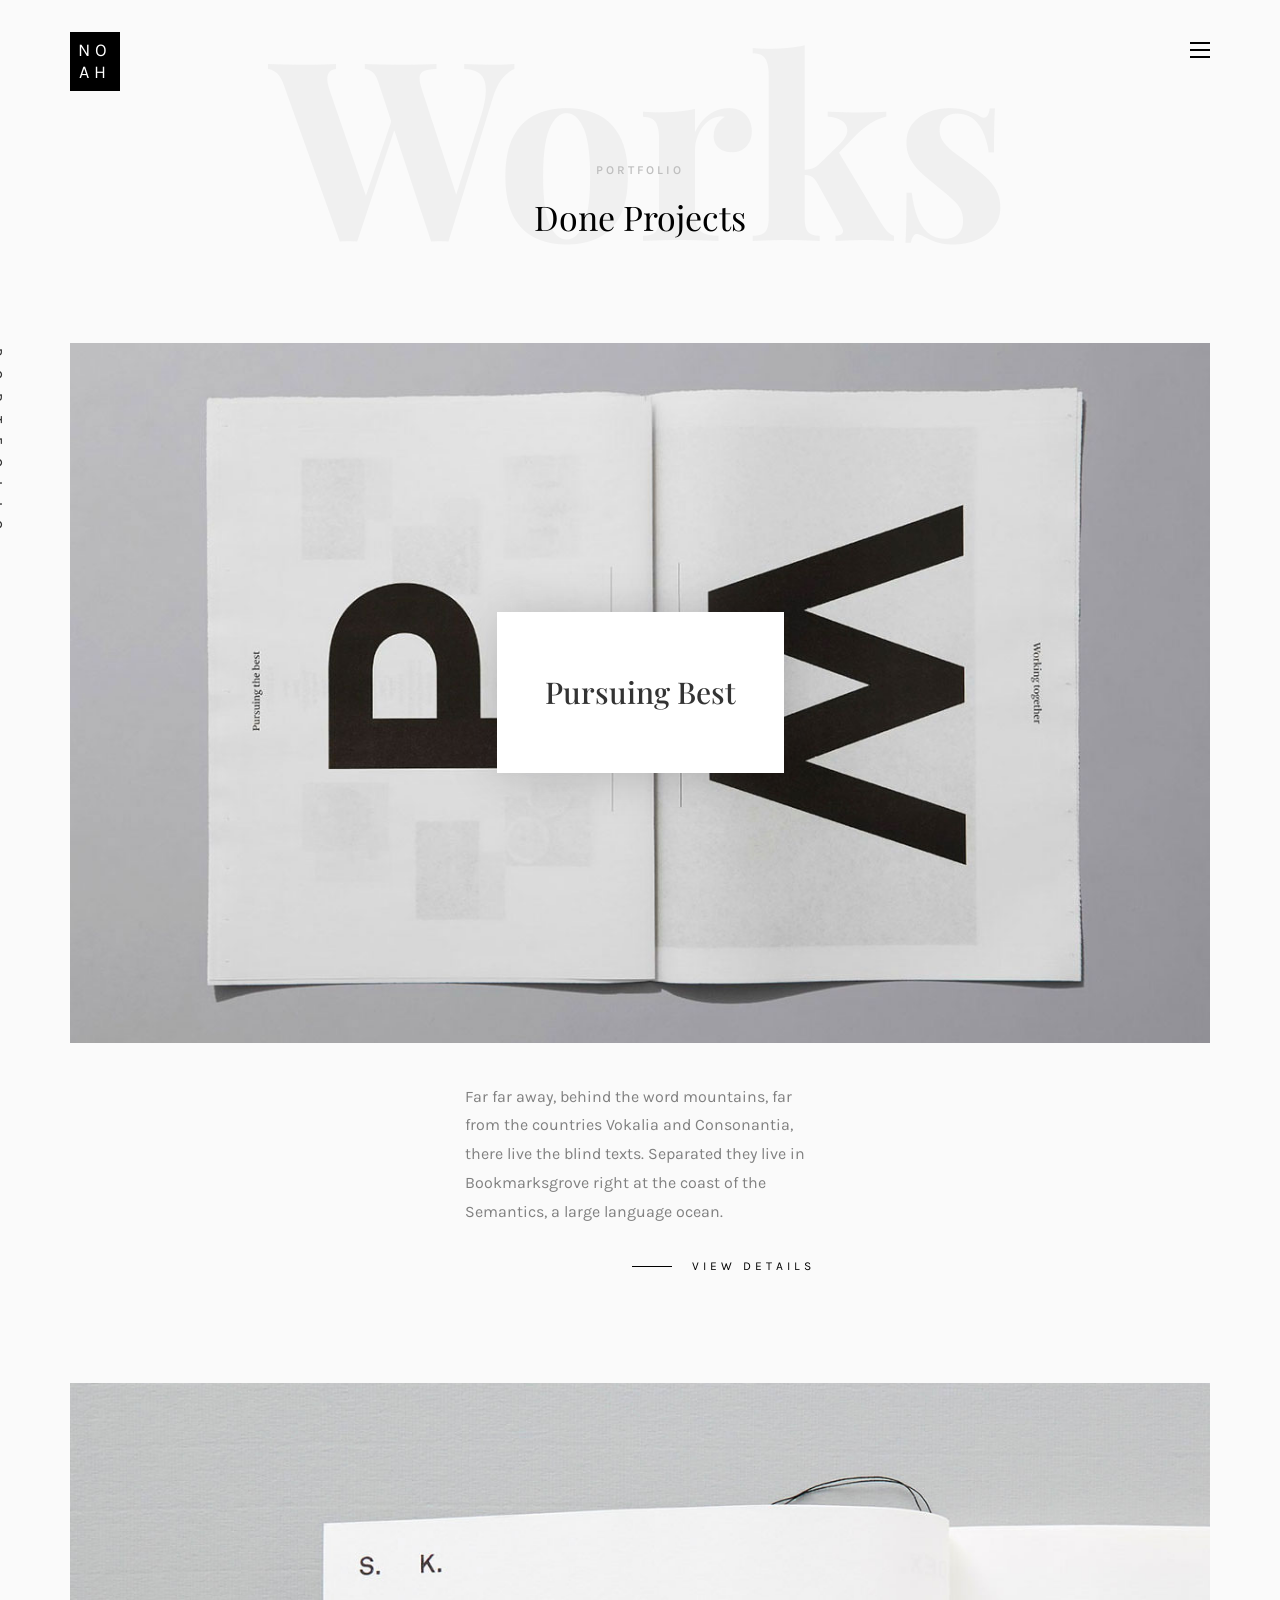
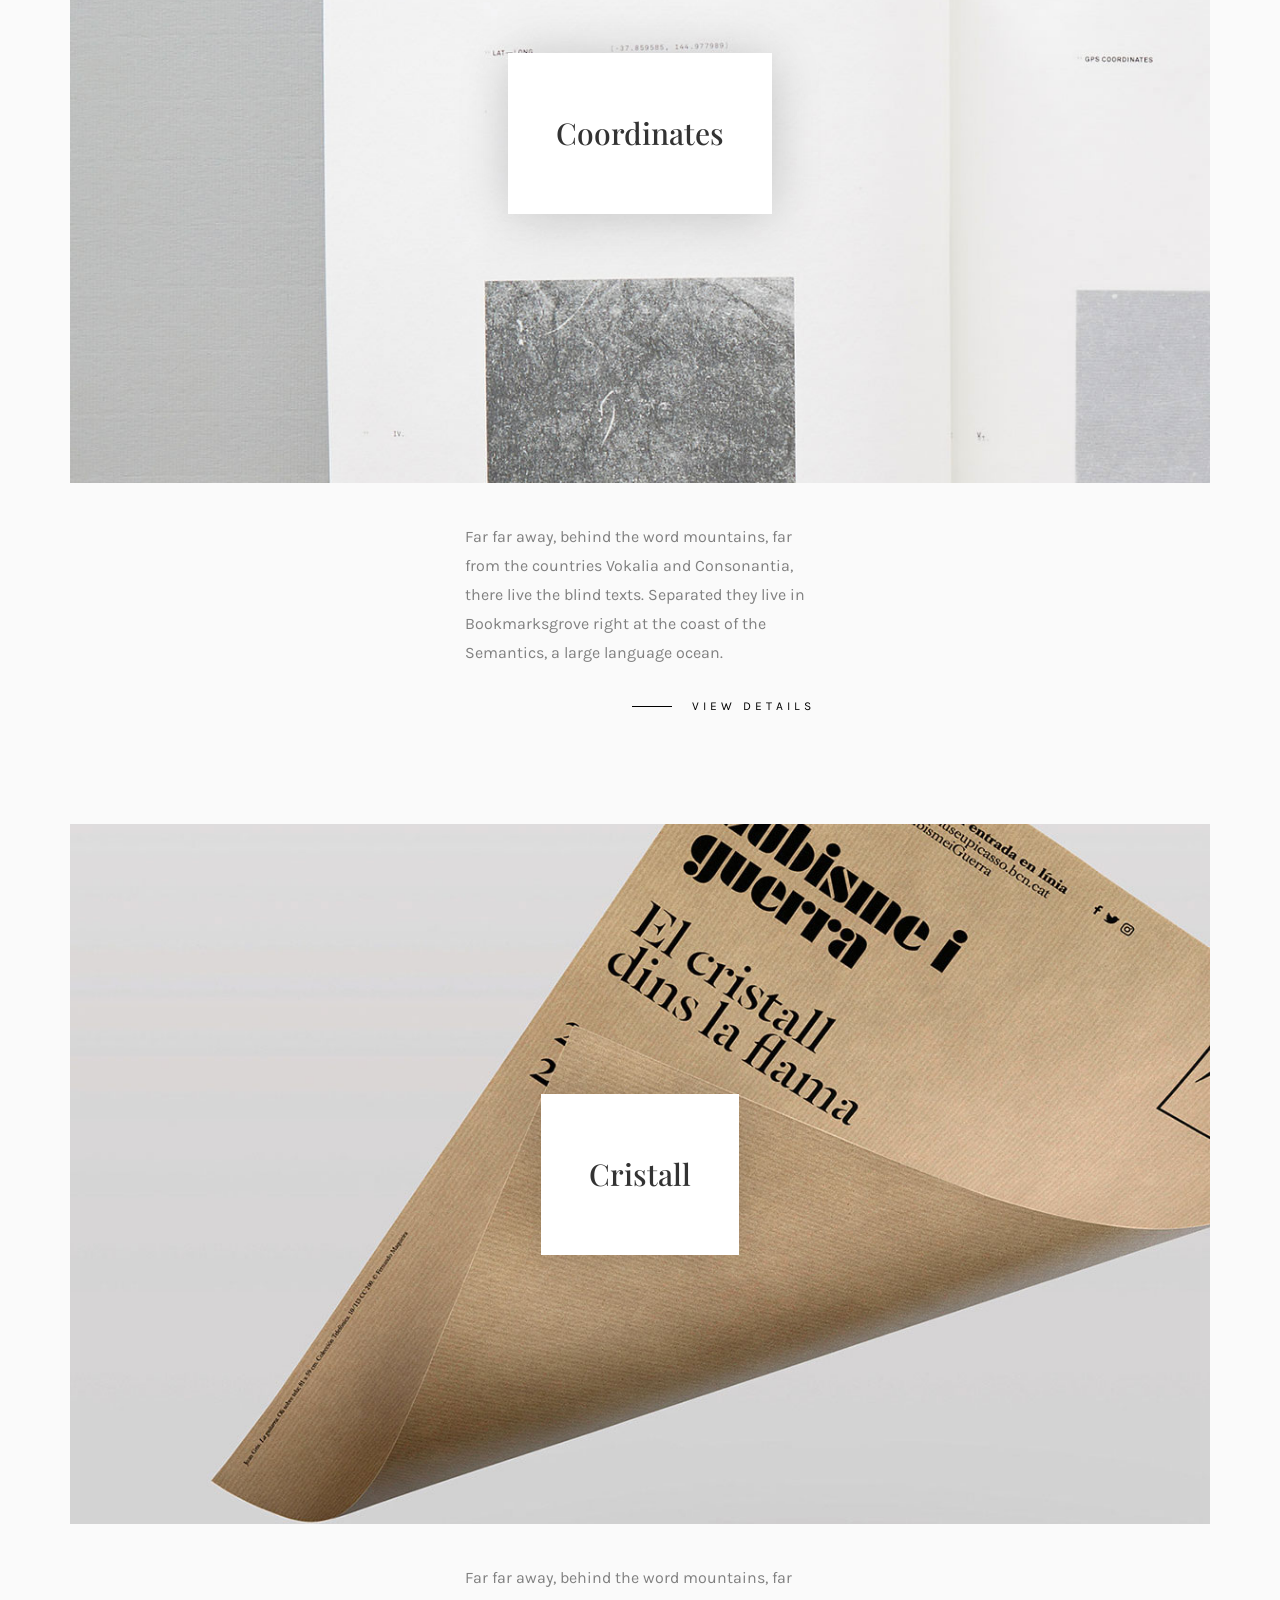
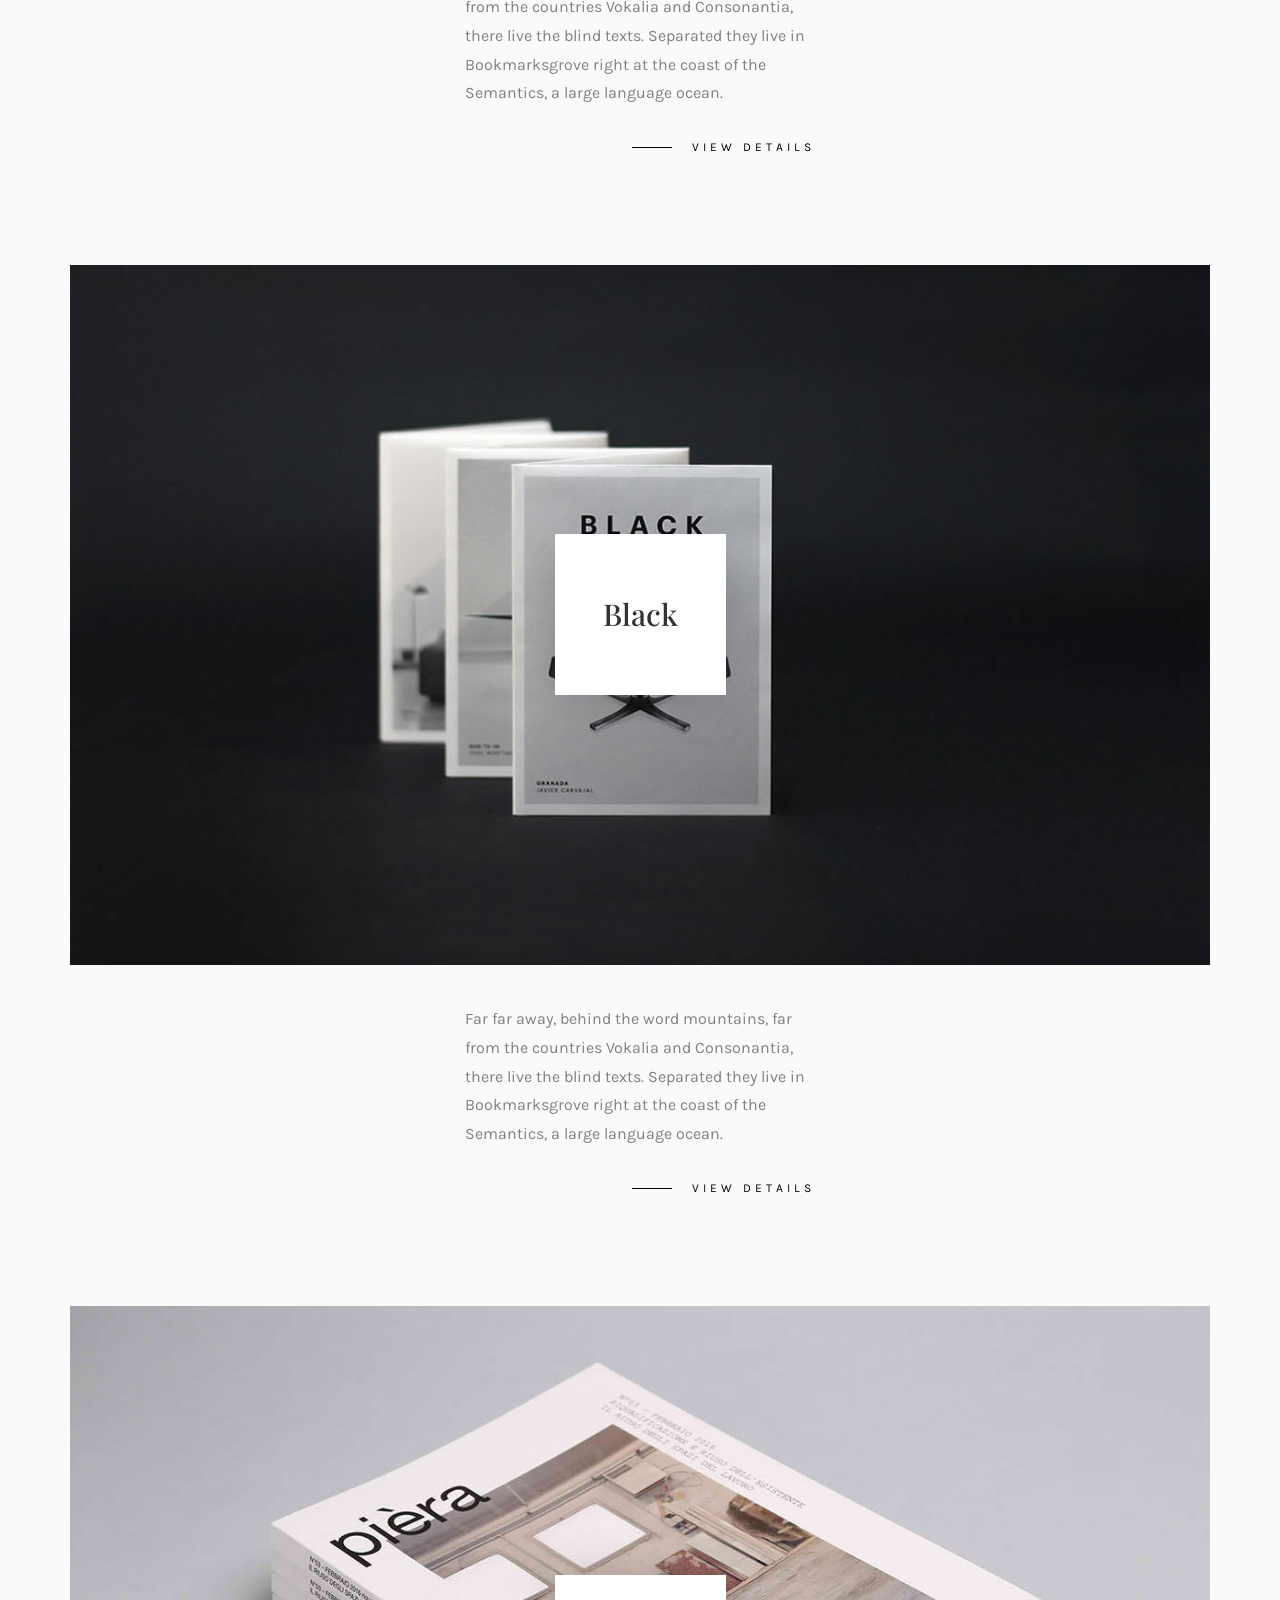
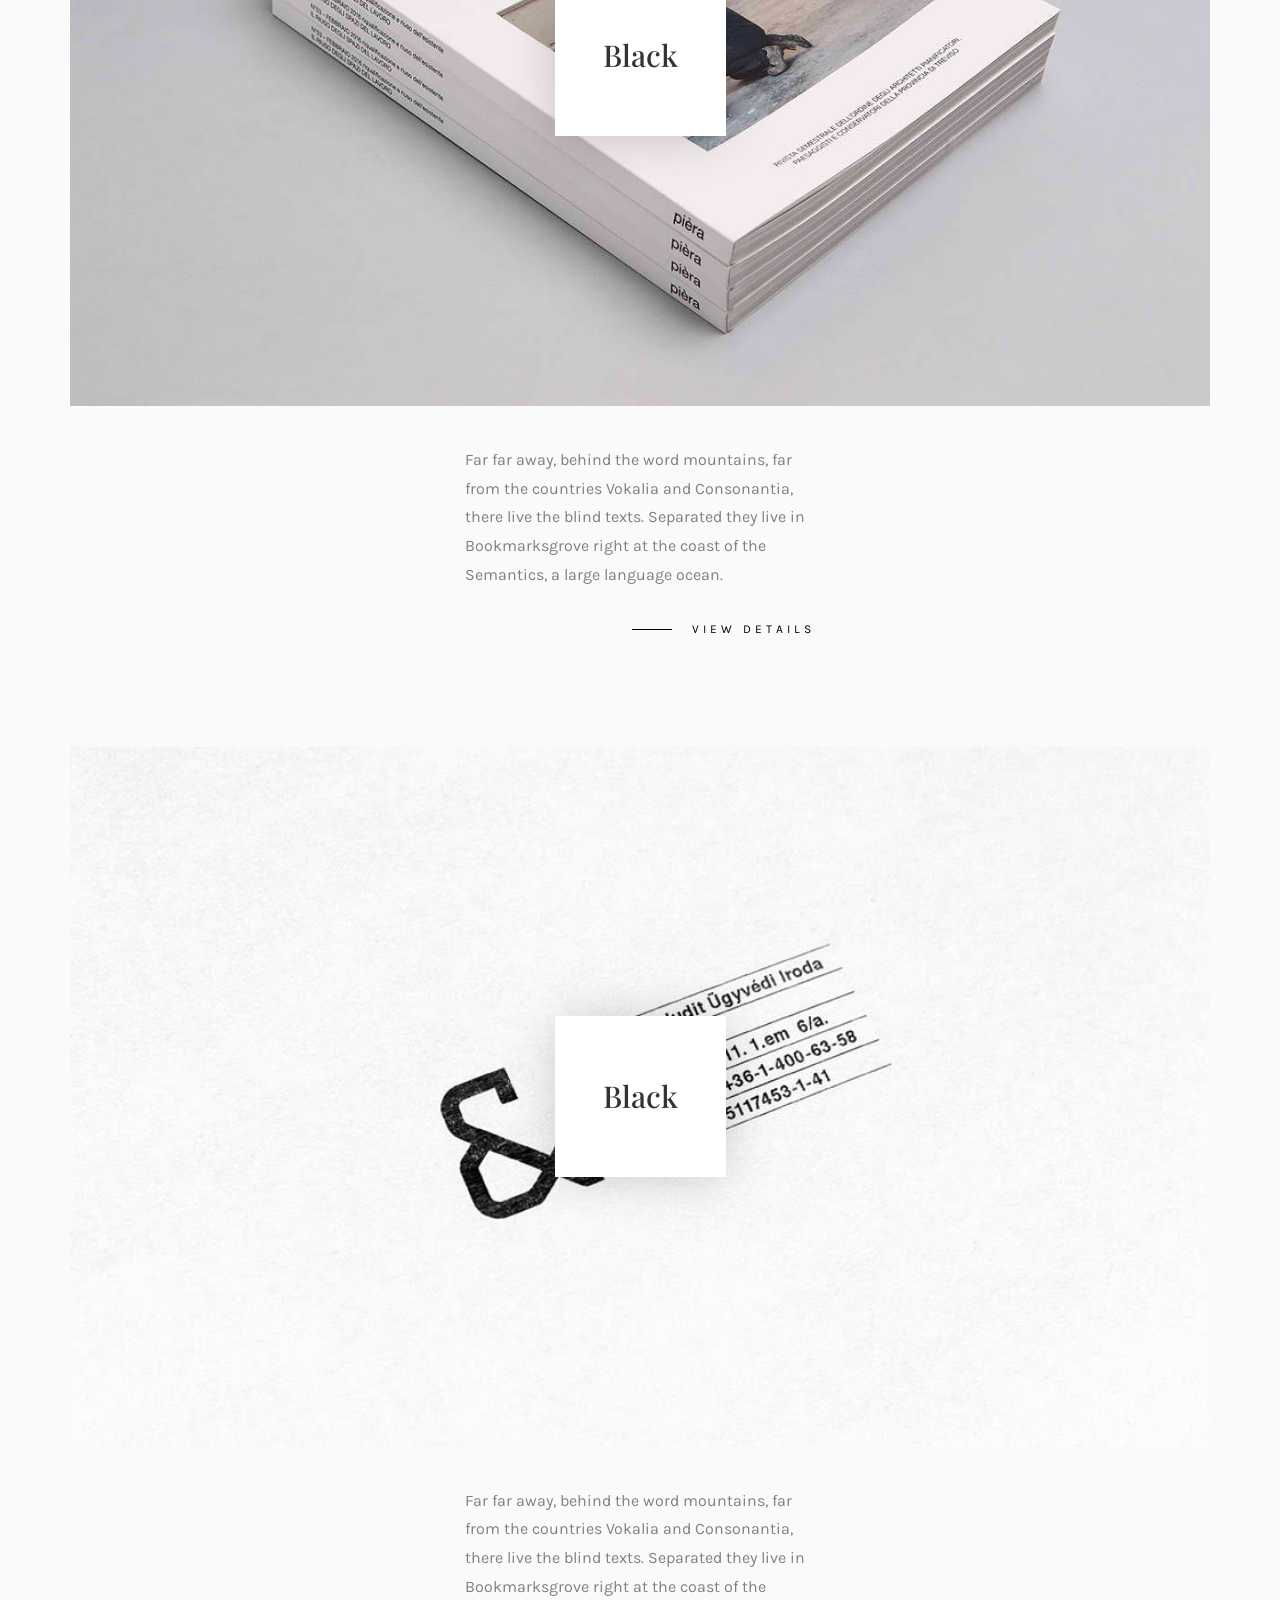
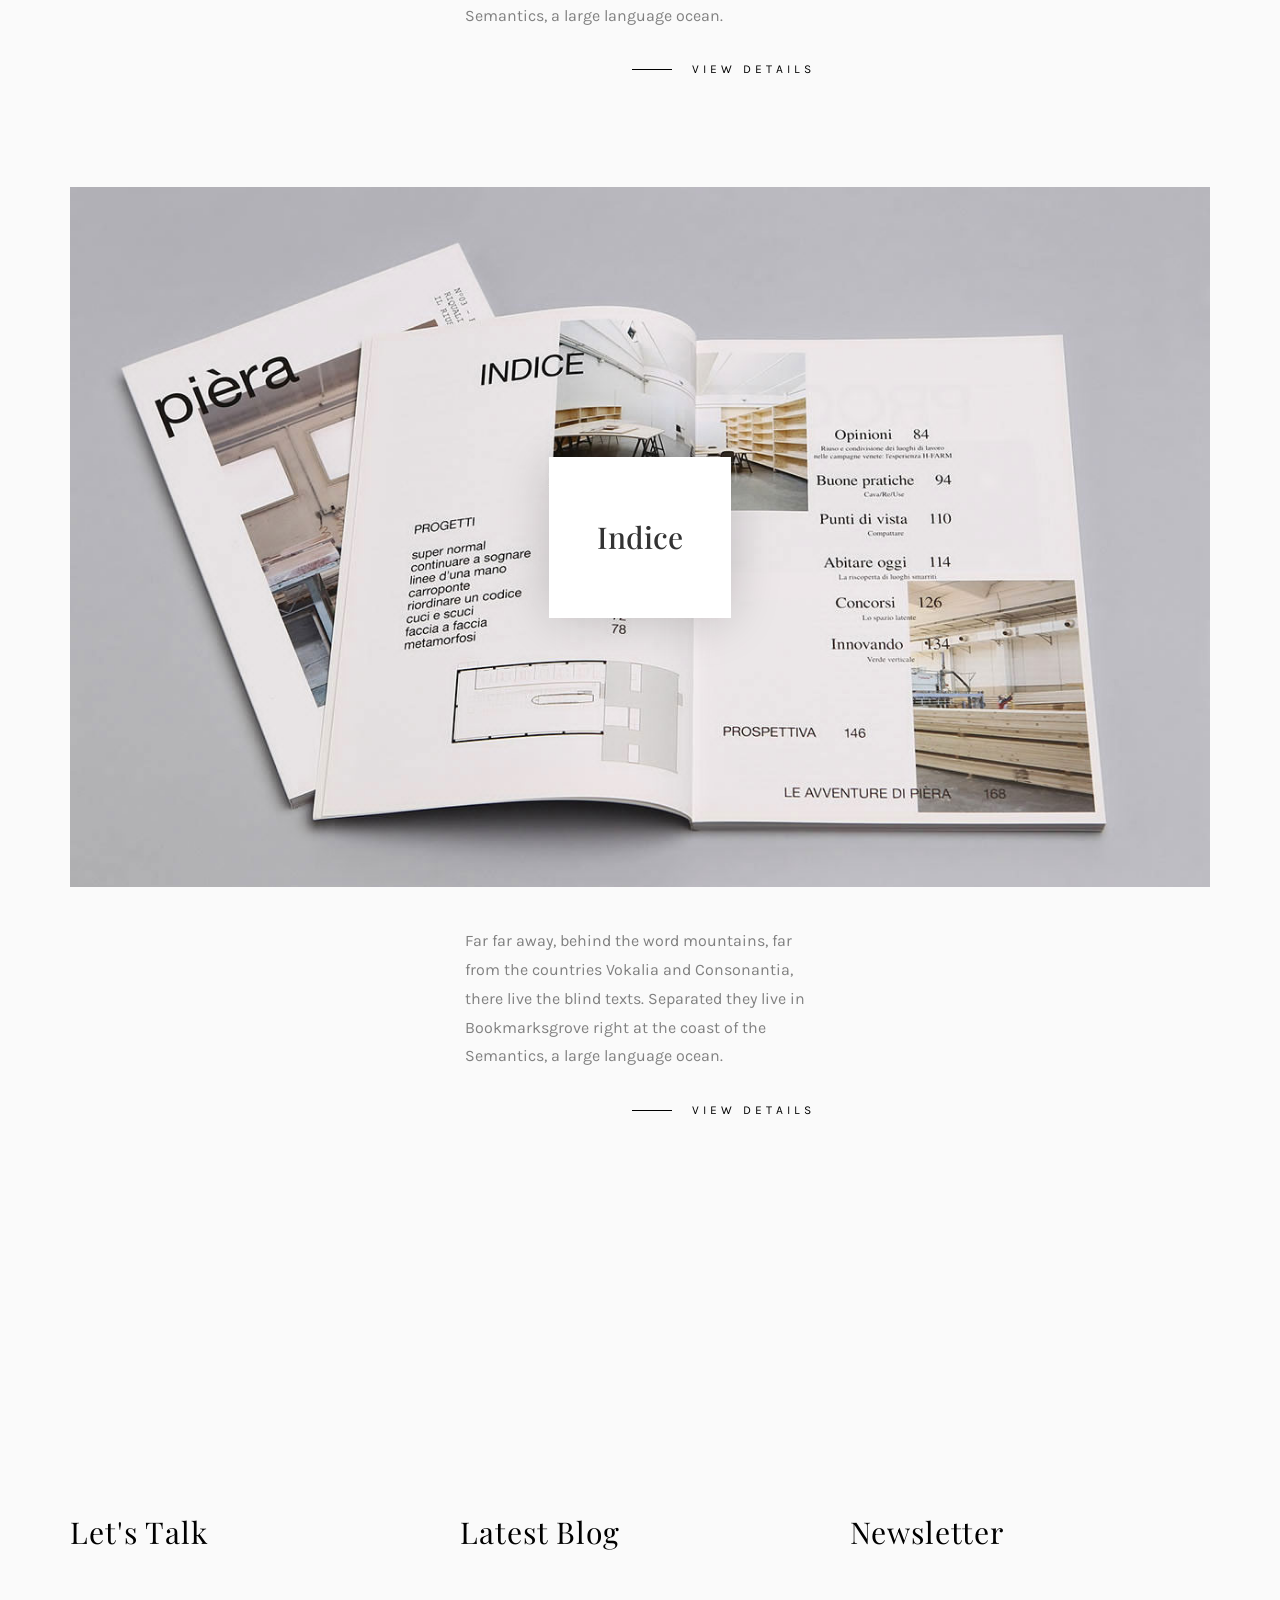
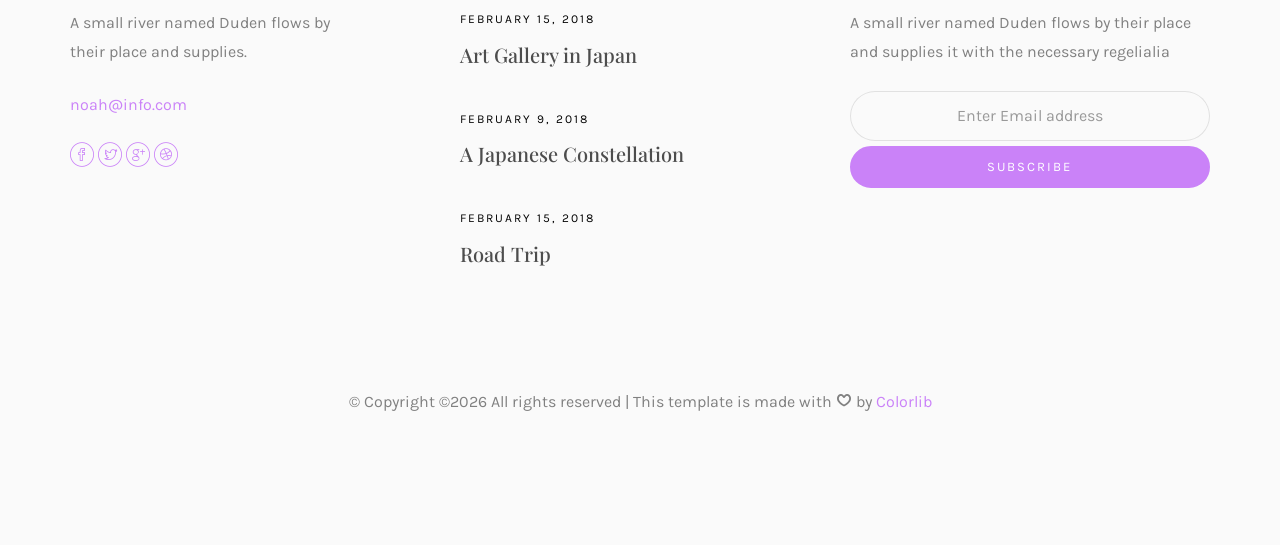
<file: work.html>
<!DOCTYPE HTML>
<html>
	<head>
	<meta charset="utf-8">
	<meta http-equiv="X-UA-Compatible" content="IE=edge">
	<title>Noah Template</title>
	<meta name="viewport" content="width=device-width, initial-scale=1">
	<meta name="description" content="" />
	<meta name="keywords" content="" />
	<meta name="author" content="" />

  <!-- Facebook and Twitter integration -->
	<meta property="og:title" content=""/>
	<meta property="og:image" content=""/>
	<meta property="og:url" content=""/>
	<meta property="og:site_name" content=""/>
	<meta property="og:description" content=""/>
	<meta name="twitter:title" content="" />
	<meta name="twitter:image" content="" />
	<meta name="twitter:url" content="" />
	<meta name="twitter:card" content="" />

	<!-- Place favicon.ico and apple-touch-icon.png in the root directory -->
	<link rel="shortcut icon" href="favicon.ico">

	<link href="https://fonts.googleapis.com/css?family=Karla:400,700" rel="stylesheet">
	<link href="https://fonts.googleapis.com/css?family=Playfair+Display:400,400i,700" rel="stylesheet">
	
	<!-- Animate.css -->
	<link rel="stylesheet" href="css/animate.css">
	<!-- Icomoon Icon Fonts-->
	<link rel="stylesheet" href="css/icomoon.css">
	<!-- Bootstrap  -->
	<link rel="stylesheet" href="css/bootstrap.css">
	<!-- Owl Carousel -->
	<link rel="stylesheet" href="css/owl.carousel.min.css">
	<link rel="stylesheet" href="css/owl.theme.default.min.css">
	<!-- Magnific Popup -->
	<link rel="stylesheet" href="css/magnific-popup.css">

	<link rel="stylesheet" href="css/style.css">


	<!-- Modernizr JS -->
	<script src="js/modernizr-2.6.2.min.js"></script>
	<!-- FOR IE9 below -->
	<!--[if lt IE 9]>
	<script src="js/respond.min.js"></script>
	<![endif]-->

	</head>
	<body>

	<nav id="colorlib-main-nav" role="navigation">
		<a href="#" class="js-colorlib-nav-toggle colorlib-nav-toggle active"><i></i></a>
		<div class="js-fullheight colorlib-table">
			<div class="colorlib-table-cell js-fullheight">
				<div class="row">
					<div class="col-md-12">
						<div class="form-group">
							<input type="text" class="form-control" id="search" placeholder="Enter any key to search...">
							<button type="submit" class="btn btn-primary"><i class="icon-search3"></i></button>
						</div>
					</div>
				</div>
				<div class="row">
					<div class="col-md-12">
						<ul>
							<li><a href="index.html">Home</a></li>
							<li><a href="services.html">Services</a></li>
							<li class="active"><a href="work.html">Work</a></li>
							<li><a href="blog.html">Blog</a></li>
							<li><a href="about.html">About</a></li>
							<li><a href="contact.html">Contact</a></li>
						</ul>
					</div>
				</div>
				<div class="row">
					<div class="col-md-12">
						<h2 class="head-title">Works</h2>
						<a href="images/work-1.jpg" class="gallery image-popup-link text-center" style="background-image: url(images/work-1.jpg);">
							<span><i class="icon-search3"></i></span>
						</a>
						<a href="images/work-2.jpg" class="gallery image-popup-link text-center" style="background-image: url(images/work-2.jpg);">
							<span><i class="icon-search3"></i></span>
						</a>
						<a href="images/work-3.jpg" class="gallery image-popup-link text-center" style="background-image: url(images/work-3.jpg);">
							<span><i class="icon-search3"></i></span>
						</a>
						<a href="images/work-4.jpg" class="gallery image-popup-link text-center" style="background-image: url(images/work-4.jpg);">
							<span><i class="icon-search3"></i></span>
						</a>
					</div>
				</div>
			</div>
		</div>
	</nav>
	
	<div id="colorlib-page">
		<header>
			<div class="container">
				<div class="row">
					<div class="col-md-12">
						<div class="colorlib-navbar-brand">
							<a class="colorlib-logo" href="index.html"><span>No</span><span>ah</span></a>
						</div>
						<a href="#" class="js-colorlib-nav-toggle colorlib-nav-toggle"><i></i></a>
					</div>
				</div>
			</div>
		</header>
		<div id="colorlib-work">
			<div class="container">
				<div class="row text-center">
					<h2 class="bold">Works</h2>
				</div>
				<div class="row">
					<div class="col-md-12 col-md-offset-0 text-center animate-box intro-heading">
						<span>Portfolio</span>
						<h2>Done Projects</h2>
					</div>
				</div>
				<div class="row">
					<div class="col-md-12">
						<div class="rotate">
							<h2 class="heading">Portfolio</h2>
						</div>
					</div>
				</div>
				<div class="row">
					<div class="col-md-12">
						<div class="work-entry animate-box">
							<a href="work-single.html" class="work-img" style="background-image: url(images/work-1.jpg);">
								<div class="display-t">
									<div class="work-name">
										<h2>Pursuing Best</h2>
									</div>
								</div>
							</a>
							<div class="col-md-4 col-md-offset-4">
								<div class="desc">
									<p>Far far away, behind the word mountains, far from the countries Vokalia and Consonantia, there live the blind texts. Separated they live in Bookmarksgrove right at the coast of the Semantics, a large language ocean.</p>
									<p class="read"><a href="#">View details</a></p>
								</div>
							</div>
						</div>
					</div>
					<div class="col-md-12">
						<div class="work-entry animate-box">
							<a href="work-single.html" class="work-img" style="background-image: url(images/work-2.jpg);">
								<div class="display-t">
									<div class="work-name">
										<h2>Coordinates</h2>
									</div>
								</div>
							</a>
							<div class="col-md-4 col-md-offset-4">
								<div class="desc">
									<p>Far far away, behind the word mountains, far from the countries Vokalia and Consonantia, there live the blind texts. Separated they live in Bookmarksgrove right at the coast of the Semantics, a large language ocean.</p>
									<p class="read"><a href="#">View Details</a></p>
								</div>
							</div>
						</div>
					</div>
					<div class="col-md-12">
						<div class="work-entry animate-box">
							<a href="work-single.html" class="work-img" style="background-image: url(images/work-3.jpg);">
								<div class="display-t">
									<div class="work-name">
										<h2>Cristall</h2>
									</div>
								</div>
							</a>
							<div class="col-md-4 col-md-offset-4">
								<div class="desc">
									<p>Far far away, behind the word mountains, far from the countries Vokalia and Consonantia, there live the blind texts. Separated they live in Bookmarksgrove right at the coast of the Semantics, a large language ocean.</p>
									<p class="read"><a href="#">View details</a></p>
								</div>
							</div>
						</div>
					</div>
					<div class="col-md-12">
						<div class="work-entry animate-box">
							<a href="work-single.html" class="work-img" style="background-image: url(images/work-4.jpg);">
								<div class="display-t">
									<div class="work-name">
										<h2>Black</h2>
									</div>
								</div>
							</a>
							<div class="col-md-4 col-md-offset-4">
								<div class="desc">
									<p>Far far away, behind the word mountains, far from the countries Vokalia and Consonantia, there live the blind texts. Separated they live in Bookmarksgrove right at the coast of the Semantics, a large language ocean.</p>
									<p class="read"><a href="#">View details</a></p>
								</div>
							</div>
						</div>
					</div>
					<div class="col-md-12">
						<div class="work-entry animate-box">
							<a href="work-single.html" class="work-img" style="background-image: url(images/work-5.jpg);">
								<div class="display-t">
									<div class="work-name">
										<h2>Black</h2>
									</div>
								</div>
							</a>
							<div class="col-md-4 col-md-offset-4">
								<div class="desc">
									<p>Far far away, behind the word mountains, far from the countries Vokalia and Consonantia, there live the blind texts. Separated they live in Bookmarksgrove right at the coast of the Semantics, a large language ocean.</p>
									<p class="read"><a href="#">View details</a></p>
								</div>
							</div>
						</div>
					</div>
					<div class="col-md-12">
						<div class="work-entry animate-box">
							<a href="work-single.html" class="work-img" style="background-image: url(images/work-6.jpg);">
								<div class="display-t">
									<div class="work-name">
										<h2>Black</h2>
									</div>
								</div>
							</a>
							<div class="col-md-4 col-md-offset-4">
								<div class="desc">
									<p>Far far away, behind the word mountains, far from the countries Vokalia and Consonantia, there live the blind texts. Separated they live in Bookmarksgrove right at the coast of the Semantics, a large language ocean.</p>
									<p class="read"><a href="#">View details</a></p>
								</div>
							</div>
						</div>
					</div>
					<div class="col-md-12">
						<div class="work-entry animate-box">
							<a href="work-single.html" class="work-img" style="background-image: url(images/work-7.jpg);">
								<div class="display-t">
									<div class="work-name">
										<h2>Indice</h2>
									</div>
								</div>
							</a>
							<div class="col-md-4 col-md-offset-4">
								<div class="desc">
									<p>Far far away, behind the word mountains, far from the countries Vokalia and Consonantia, there live the blind texts. Separated they live in Bookmarksgrove right at the coast of the Semantics, a large language ocean.</p>
									<p class="read"><a href="#">View details</a></p>
								</div>
							</div>
						</div>
					</div>
				</div>
			</div>
		</div>

		<footer>
			<div id="footer">
				<div class="container">
					<div class="row">
						<div class="col-md-4 col-pb-sm">
							<div class="row">
								<div class="col-md-10">
									<h2>Let's Talk</h2>
									<p>A small river named Duden flows by their place and supplies.</p>
									<p><a href="#">noah@info.com</a></p>
									<p class="colorlib-social-icons">
										<a href="#"><i class="icon-facebook4"></i></a>
										<a href="#"><i class="icon-twitter3"></i></a>
										<a href="#"><i class="icon-googleplus"></i></a>
										<a href="#"><i class="icon-dribbble2"></i></a>
									</p>
								</div>
							</div>
						</div>
						<div class="col-md-4 col-pb-sm">
							<h2>Latest Blog</h2>
							<div class="f-entry">
								<a href="#" class="featured-img" style="background-image: url(images/img-1.jpg);"></a>
								<div class="desc">
									<span>February 15, 2018</span>
									<h3><a href="#">Art Gallery in Japan</a></h3>
								</div>
							</div>
							<div class="f-entry">
								<a href="#" class="featured-img" style="background-image: url(images/img-2.jpg);"></a>
								<div class="desc">
									<span>February 9, 2018</span>
									<h3><a href="#">A Japanese Constellation</a></h3>
								</div>
							</div>
							<div class="f-entry">
								<a href="#" class="featured-img" style="background-image: url(images/img-3.jpg);"></a>
								<div class="desc">
									<span>February 15, 2018</span>
									<h3><a href="#">Road Trip</a></h3>
								</div>
							</div>
						</div>
						<div class="col-md-4 col-pb-sm">
							<h2>Newsletter</h2>
							<p>A small river named Duden flows by their place and supplies it with the necessary regelialia</p>
							<div class="subscribe text-center">
								<div class="form-group">
									<input type="text" class="form-control text-center" placeholder="Enter Email address">
									<input type="submit" value="Subscribe" class="btn btn-primary btn-custom">
								</div>
							</div>
						</div>
					</div>
					<div class="row">
						<div class="col-md-12 text-center">
							<p>
								&copy; <!-- Link back to Colorlib can't be removed. Template is licensed under CC BY 3.0. -->
Copyright &copy;<script>document.write(new Date().getFullYear());</script> All rights reserved | This template is made with <i class="icon-heart4" aria-hidden="true"></i> by <a href="https://colorlib.com" target="_blank">Colorlib</a>
<!-- Link back to Colorlib can't be removed. Template is licensed under CC BY 3.0. -->
							</p>
						</div>
					</div>
				</div>
			</div>
		</footer>
	
	</div>

	<!-- jQuery -->
	<script src="js/jquery.min.js"></script>
	<!-- jQuery Easing -->
	<script src="js/jquery.easing.1.3.js"></script>
	<!-- Bootstrap -->
	<script src="js/bootstrap.min.js"></script>
	<!-- Waypoints -->
	<script src="js/jquery.waypoints.min.js"></script>
	<!-- Owl Carousel -->
	<script src="js/owl.carousel.min.js"></script>
	<!-- Magnific Popup -->
	<script src="js/jquery.magnific-popup.min.js"></script>
	<script src="js/magnific-popup-options.js"></script>

	<!-- Main JS (Do not remove) -->
	<script src="js/main.js"></script>

	</body>
</html>
</file>
<file: css/icomoon.css>
@font-face {
  font-family: 'icomoon';
  src:  url('fonts/icomoon.eot?tmere9');
  src:  url('fonts/icomoon.eot?tmere9#iefix') format('embedded-opentype'),
    url('fonts/icomoon.ttf?tmere9') format('truetype'),
    url('fonts/icomoon.woff?tmere9') format('woff'),
    url('fonts/icomoon.svg?tmere9#icomoon') format('svg');
  font-weight: normal;
  font-style: normal;
}

[class^="icon-"], [class*=" icon-"] {
  /* use !important to prevent issues with browser extensions that change fonts */
  font-family: 'icomoon' !important;
  speak: none;
  font-style: normal;
  font-weight: normal;
  font-variant: normal;
  text-transform: none;
  line-height: 1;

  /* Better Font Rendering =========== */
  -webkit-font-smoothing: antialiased;
  -moz-osx-font-smoothing: grayscale;
}

.icon-activity:before {
  content: "\e900";
}
.icon-airplay:before {
  content: "\e901";
}
.icon-alert-circle:before {
  content: "\e902";
}
.icon-alert-octagon:before {
  content: "\e903";
}
.icon-alert-triangle:before {
  content: "\e904";
}
.icon-align-center:before {
  content: "\e905";
}
.icon-align-justify:before {
  content: "\e906";
}
.icon-align-left:before {
  content: "\e907";
}
.icon-align-right:before {
  content: "\e908";
}
.icon-anchor:before {
  content: "\e909";
}
.icon-aperture:before {
  content: "\e90a";
}
.icon-arrow-down3:before {
  content: "\e90b";
}
.icon-arrow-down-circle:before {
  content: "\e90c";
}
.icon-arrow-down-left3:before {
  content: "\e90d";
}
.icon-arrow-down-right3:before {
  content: "\e90e";
}
.icon-arrow-left3:before {
  content: "\e90f";
}
.icon-arrow-left-circle:before {
  content: "\e910";
}
.icon-arrow-right3:before {
  content: "\e911";
}
.icon-arrow-right-circle:before {
  content: "\e912";
}
.icon-arrow-up3:before {
  content: "\e913";
}
.icon-arrow-up-circle:before {
  content: "\e914";
}
.icon-arrow-up-left3:before {
  content: "\e915";
}
.icon-arrow-up-right3:before {
  content: "\e916";
}
.icon-at-sign:before {
  content: "\e917";
}
.icon-award:before {
  content: "\e918";
}
.icon-bar-chart:before {
  content: "\e919";
}
.icon-bar-chart-2:before {
  content: "\e91a";
}
.icon-battery:before {
  content: "\e91b";
}
.icon-battery-charging:before {
  content: "\e91c";
}
.icon-bell2:before {
  content: "\e91d";
}
.icon-bell-off:before {
  content: "\e91e";
}
.icon-bluetooth:before {
  content: "\e91f";
}
.icon-bold2:before {
  content: "\e920";
}
.icon-book2:before {
  content: "\e921";
}
.icon-book-open:before {
  content: "\e922";
}
.icon-bookmark2:before {
  content: "\e923";
}
.icon-box:before {
  content: "\e924";
}
.icon-briefcase2:before {
  content: "\e925";
}
.icon-calendar2:before {
  content: "\e926";
}
.icon-camera2:before {
  content: "\e927";
}
.icon-camera-off:before {
  content: "\e928";
}
.icon-cast:before {
  content: "\e929";
}
.icon-check:before {
  content: "\e92a";
}
.icon-check-circle:before {
  content: "\e92b";
}
.icon-check-square:before {
  content: "\e92c";
}
.icon-chevron-down:before {
  content: "\e92d";
}
.icon-chevron-left:before {
  content: "\e92e";
}
.icon-chevron-right:before {
  content: "\e92f";
}
.icon-chevron-up:before {
  content: "\e930";
}
.icon-chevrons-down:before {
  content: "\e931";
}
.icon-chevrons-left:before {
  content: "\e932";
}
.icon-chevrons-right:before {
  content: "\e933";
}
.icon-chevrons-up:before {
  content: "\e934";
}
.icon-chrome2:before {
  content: "\e935";
}
.icon-circle:before {
  content: "\e936";
}
.icon-clipboard2:before {
  content: "\e937";
}
.icon-clock3:before {
  content: "\e938";
}
.icon-cloud2:before {
  content: "\e939";
}
.icon-cloud-drizzle:before {
  content: "\e93a";
}
.icon-cloud-lightning:before {
  content: "\e93b";
}
.icon-cloud-off:before {
  content: "\e93c";
}
.icon-cloud-rain:before {
  content: "\e93d";
}
.icon-cloud-snow:before {
  content: "\e93e";
}
.icon-code:before {
  content: "\e93f";
}
.icon-codepen2:before {
  content: "\e940";
}
.icon-command2:before {
  content: "\e941";
}
.icon-compass3:before {
  content: "\e942";
}
.icon-copy2:before {
  content: "\e943";
}
.icon-corner-down-left:before {
  content: "\e944";
}
.icon-corner-down-right:before {
  content: "\e945";
}
.icon-corner-left-down:before {
  content: "\e946";
}
.icon-corner-left-up:before {
  content: "\e947";
}
.icon-corner-right-down:before {
  content: "\e948";
}
.icon-corner-right-up:before {
  content: "\e949";
}
.icon-corner-up-left:before {
  content: "\e94a";
}
.icon-corner-up-right:before {
  content: "\e94b";
}
.icon-cpu:before {
  content: "\e94c";
}
.icon-credit-card2:before {
  content: "\e94d";
}
.icon-crop2:before {
  content: "\e94e";
}
.icon-crosshair:before {
  content: "\e94f";
}
.icon-database2:before {
  content: "\e950";
}
.icon-delete:before {
  content: "\e951";
}
.icon-disc:before {
  content: "\e952";
}
.icon-dollar-sign:before {
  content: "\e953";
}
.icon-download4:before {
  content: "\e954";
}
.icon-download-cloud:before {
  content: "\e955";
}
.icon-droplet2:before {
  content: "\e956";
}
.icon-edit:before {
  content: "\e957";
}
.icon-edit-2:before {
  content: "\e958";
}
.icon-edit-3:before {
  content: "\e959";
}
.icon-external-link:before {
  content: "\e95a";
}
.icon-eye2:before {
  content: "\e95b";
}
.icon-eye-off:before {
  content: "\e95c";
}
.icon-facebook3:before {
  content: "\e95d";
}
.icon-fast-forward:before {
  content: "\e95e";
}
.icon-feather:before {
  content: "\e95f";
}
.icon-file:before {
  content: "\e960";
}
.icon-file-minus:before {
  content: "\e961";
}
.icon-file-plus:before {
  content: "\e962";
}
.icon-file-text3:before {
  content: "\e963";
}
.icon-film2:before {
  content: "\e964";
}
.icon-filter2:before {
  content: "\e965";
}
.icon-flag2:before {
  content: "\e966";
}
.icon-folder2:before {
  content: "\e967";
}
.icon-folder-minus2:before {
  content: "\e968";
}
.icon-folder-plus2:before {
  content: "\e969";
}
.icon-git-branch:before {
  content: "\e96a";
}
.icon-git-commit:before {
  content: "\e96b";
}
.icon-git-merge:before {
  content: "\e96c";
}
.icon-git-pull-request:before {
  content: "\e96d";
}
.icon-github2:before {
  content: "\e96e";
}
.icon-gitlab:before {
  content: "\e96f";
}
.icon-globe:before {
  content: "\e970";
}
.icon-grid:before {
  content: "\e971";
}
.icon-hard-drive:before {
  content: "\e972";
}
.icon-hash:before {
  content: "\e973";
}
.icon-headphones2:before {
  content: "\e974";
}
.icon-heart2:before {
  content: "\e975";
}
.icon-help-circle:before {
  content: "\e976";
}
.icon-home4:before {
  content: "\e977";
}
.icon-image2:before {
  content: "\e978";
}
.icon-inbox:before {
  content: "\e979";
}
.icon-info2:before {
  content: "\e97a";
}
.icon-instagram2:before {
  content: "\e97b";
}
.icon-italic2:before {
  content: "\e97c";
}
.icon-layers:before {
  content: "\e97d";
}
.icon-layout:before {
  content: "\e97e";
}
.icon-life-buoy:before {
  content: "\e97f";
}
.icon-link2:before {
  content: "\e980";
}
.icon-link-2:before {
  content: "\e981";
}
.icon-linkedin3:before {
  content: "\e982";
}
.icon-list3:before {
  content: "\e983";
}
.icon-loader:before {
  content: "\e984";
}
.icon-lock2:before {
  content: "\e985";
}
.icon-log-in:before {
  content: "\e986";
}
.icon-log-out:before {
  content: "\e987";
}
.icon-mail5:before {
  content: "\e988";
}
.icon-map3:before {
  content: "\e989";
}
.icon-map-pin:before {
  content: "\e98a";
}
.icon-maximize:before {
  content: "\e98b";
}
.icon-maximize-2:before {
  content: "\e98c";
}
.icon-menu5:before {
  content: "\e98d";
}
.icon-message-circle:before {
  content: "\e98e";
}
.icon-message-square:before {
  content: "\e98f";
}
.icon-mic2:before {
  content: "\e990";
}
.icon-mic-off:before {
  content: "\e991";
}
.icon-minimize:before {
  content: "\e992";
}
.icon-minimize-2:before {
  content: "\e993";
}
.icon-minus2:before {
  content: "\e994";
}
.icon-minus-circle:before {
  content: "\e995";
}
.icon-minus-square:before {
  content: "\e996";
}
.icon-monitor:before {
  content: "\e997";
}
.icon-moon:before {
  content: "\e998";
}
.icon-more-horizontal:before {
  content: "\e999";
}
.icon-more-vertical:before {
  content: "\e99a";
}
.icon-move:before {
  content: "\e99b";
}
.icon-music2:before {
  content: "\e99c";
}
.icon-navigation:before {
  content: "\e99d";
}
.icon-navigation-2:before {
  content: "\e99e";
}
.icon-octagon:before {
  content: "\e99f";
}
.icon-package:before {
  content: "\e9a0";
}
.icon-paperclip:before {
  content: "\e9a1";
}
.icon-pause3:before {
  content: "\e9a2";
}
.icon-pause-circle:before {
  content: "\e9a3";
}
.icon-percent:before {
  content: "\e9a4";
}
.icon-phone2:before {
  content: "\e9a5";
}
.icon-phone-call:before {
  content: "\e9a6";
}
.icon-phone-forwarded:before {
  content: "\e9a7";
}
.icon-phone-incoming:before {
  content: "\e9a8";
}
.icon-phone-missed:before {
  content: "\e9a9";
}
.icon-phone-off:before {
  content: "\e9aa";
}
.icon-phone-outgoing:before {
  content: "\e9ab";
}
.icon-pie-chart2:before {
  content: "\e9ac";
}
.icon-play4:before {
  content: "\e9ad";
}
.icon-play-circle:before {
  content: "\e9ae";
}
.icon-plus2:before {
  content: "\e9af";
}
.icon-plus-circle:before {
  content: "\e9b0";
}
.icon-plus-square:before {
  content: "\e9b1";
}
.icon-pocket:before {
  content: "\e9b2";
}
.icon-power2:before {
  content: "\e9b3";
}
.icon-printer2:before {
  content: "\e9b4";
}
.icon-radio:before {
  content: "\e9b5";
}
.icon-refresh-ccw:before {
  content: "\e9b6";
}
.icon-refresh-cw:before {
  content: "\e9b7";
}
.icon-repeat:before {
  content: "\e9b8";
}
.icon-rewind:before {
  content: "\e9b9";
}
.icon-rotate-ccw:before {
  content: "\e9ba";
}
.icon-rotate-cw:before {
  content: "\e9bb";
}
.icon-rss3:before {
  content: "\e9bc";
}
.icon-save:before {
  content: "\e9bd";
}
.icon-scissors2:before {
  content: "\e9be";
}
.icon-search2:before {
  content: "\e9bf";
}
.icon-send:before {
  content: "\e9c0";
}
.icon-server:before {
  content: "\e9c1";
}
.icon-settings:before {
  content: "\e9c2";
}
.icon-share3:before {
  content: "\e9c3";
}
.icon-share-2:before {
  content: "\e9c4";
}
.icon-shield2:before {
  content: "\e9c5";
}
.icon-shield-off:before {
  content: "\e9c6";
}
.icon-shopping-bag:before {
  content: "\e9c7";
}
.icon-shopping-cart:before {
  content: "\e9c8";
}
.icon-shuffle2:before {
  content: "\e9c9";
}
.icon-sidebar:before {
  content: "\e9ca";
}
.icon-skip-back:before {
  content: "\e9cb";
}
.icon-skip-forward:before {
  content: "\e9cc";
}
.icon-slack:before {
  content: "\e9cd";
}
.icon-slash:before {
  content: "\e9ce";
}
.icon-sliders:before {
  content: "\e9cf";
}
.icon-smartphone:before {
  content: "\e9d0";
}
.icon-speaker:before {
  content: "\e9d1";
}
.icon-square:before {
  content: "\e9d2";
}
.icon-star:before {
  content: "\e9d3";
}
.icon-stop-circle:before {
  content: "\e9d4";
}
.icon-sun2:before {
  content: "\e9d5";
}
.icon-sunrise:before {
  content: "\e9d6";
}
.icon-sunset:before {
  content: "\e9d7";
}
.icon-tablet2:before {
  content: "\e9d8";
}
.icon-tag:before {
  content: "\e9d9";
}
.icon-target2:before {
  content: "\e9da";
}
.icon-terminal2:before {
  content: "\e9db";
}
.icon-thermometer:before {
  content: "\e9dc";
}
.icon-thumbs-down:before {
  content: "\e9dd";
}
.icon-thumbs-up:before {
  content: "\e9de";
}
.icon-toggle-left:before {
  content: "\e9df";
}
.icon-toggle-right:before {
  content: "\e9e0";
}
.icon-trash:before {
  content: "\e9e1";
}
.icon-trash-2:before {
  content: "\e9e2";
}
.icon-trending-down:before {
  content: "\e9e3";
}
.icon-trending-up:before {
  content: "\e9e4";
}
.icon-triangle:before {
  content: "\e9e5";
}
.icon-truck2:before {
  content: "\e9e6";
}
.icon-tv2:before {
  content: "\e9e7";
}
.icon-twitter2:before {
  content: "\e9e8";
}
.icon-type:before {
  content: "\e9e9";
}
.icon-umbrella:before {
  content: "\e9ea";
}
.icon-underline2:before {
  content: "\e9eb";
}
.icon-unlock:before {
  content: "\e9ec";
}
.icon-upload4:before {
  content: "\e9ed";
}
.icon-upload-cloud:before {
  content: "\e9ee";
}
.icon-user2:before {
  content: "\e9ef";
}
.icon-user-check2:before {
  content: "\e9f0";
}
.icon-user-minus2:before {
  content: "\e9f1";
}
.icon-user-plus2:before {
  content: "\e9f2";
}
.icon-user-x:before {
  content: "\e9f3";
}
.icon-users2:before {
  content: "\e9f4";
}
.icon-video:before {
  content: "\e9f5";
}
.icon-video-off:before {
  content: "\e9f6";
}
.icon-voicemail:before {
  content: "\e9f7";
}
.icon-volume:before {
  content: "\e9f8";
}
.icon-volume-1:before {
  content: "\e9f9";
}
.icon-volume-2:before {
  content: "\e9fa";
}
.icon-volume-x:before {
  content: "\e9fb";
}
.icon-watch:before {
  content: "\e9fc";
}
.icon-wifi:before {
  content: "\e9fd";
}
.icon-wifi-off:before {
  content: "\e9fe";
}
.icon-wind:before {
  content: "\e9ff";
}
.icon-x:before {
  content: "\ea00";
}
.icon-x-circle:before {
  content: "\ea01";
}
.icon-x-square:before {
  content: "\ea02";
}
.icon-zap:before {
  content: "\ea03";
}
.icon-zap-off:before {
  content: "\ea04";
}
.icon-zoom-in2:before {
  content: "\ea05";
}
.icon-zoom-out2:before {
  content: "\ea06";
}
.icon-times:before {
  content: "\ea07";
}
.icon-tick:before {
  content: "\ea08";
}
.icon-plus3:before {
  content: "\ea09";
}
.icon-minus3:before {
  content: "\ea0a";
}
.icon-equals:before {
  content: "\ea0b";
}
.icon-divide:before {
  content: "\ea0c";
}
.icon-chevron-right2:before {
  content: "\ea0d";
}
.icon-chevron-left2:before {
  content: "\ea0e";
}
.icon-arrow-right-thick:before {
  content: "\ea0f";
}
.icon-arrow-left-thick:before {
  content: "\ea10";
}
.icon-th-small:before {
  content: "\ea11";
}
.icon-th-menu:before {
  content: "\ea12";
}
.icon-th-list:before {
  content: "\ea13";
}
.icon-th-large:before {
  content: "\ea14";
}
.icon-home5:before {
  content: "\ea15";
}
.icon-arrow-forward:before {
  content: "\ea16";
}
.icon-arrow-back:before {
  content: "\ea17";
}
.icon-rss4:before {
  content: "\ea18";
}
.icon-location3:before {
  content: "\ea19";
}
.icon-link3:before {
  content: "\ea1a";
}
.icon-image3:before {
  content: "\ea1b";
}
.icon-arrow-up-thick:before {
  content: "\ea1c";
}
.icon-arrow-down-thick:before {
  content: "\ea1d";
}
.icon-starburst:before {
  content: "\ea1e";
}
.icon-starburst-outline:before {
  content: "\ea1f";
}
.icon-star2:before {
  content: "\ea20";
}
.icon-flow-children:before {
  content: "\ea21";
}
.icon-export:before {
  content: "\ea22";
}
.icon-delete2:before {
  content: "\ea23";
}
.icon-delete-outline:before {
  content: "\ea24";
}
.icon-cloud-storage:before {
  content: "\ea25";
}
.icon-wi-fi:before {
  content: "\ea26";
}
.icon-heart3:before {
  content: "\ea27";
}
.icon-flash:before {
  content: "\ea28";
}
.icon-cancel:before {
  content: "\ea29";
}
.icon-backspace:before {
  content: "\ea2a";
}
.icon-attachment2:before {
  content: "\ea2b";
}
.icon-arrow-move:before {
  content: "\ea2c";
}
.icon-warning2:before {
  content: "\ea2d";
}
.icon-user3:before {
  content: "\ea2e";
}
.icon-radar:before {
  content: "\ea2f";
}
.icon-lock-open:before {
  content: "\ea30";
}
.icon-lock-closed:before {
  content: "\ea31";
}
.icon-location-arrow:before {
  content: "\ea32";
}
.icon-info3:before {
  content: "\ea33";
}
.icon-user-delete:before {
  content: "\ea34";
}
.icon-user-add:before {
  content: "\ea35";
}
.icon-media-pause:before {
  content: "\ea36";
}
.icon-group:before {
  content: "\ea37";
}
.icon-chart-pie:before {
  content: "\ea38";
}
.icon-chart-line:before {
  content: "\ea39";
}
.icon-chart-bar:before {
  content: "\ea3a";
}
.icon-chart-area:before {
  content: "\ea3b";
}
.icon-video2:before {
  content: "\ea3c";
}
.icon-point-of-interest:before {
  content: "\ea3d";
}
.icon-infinity:before {
  content: "\ea3e";
}
.icon-globe2:before {
  content: "\ea3f";
}
.icon-eye3:before {
  content: "\ea40";
}
.icon-cog2:before {
  content: "\ea41";
}
.icon-camera3:before {
  content: "\ea42";
}
.icon-upload5:before {
  content: "\ea43";
}
.icon-scissors3:before {
  content: "\ea44";
}
.icon-refresh:before {
  content: "\ea45";
}
.icon-pin:before {
  content: "\ea46";
}
.icon-key3:before {
  content: "\ea47";
}
.icon-info-large:before {
  content: "\ea48";
}
.icon-eject2:before {
  content: "\ea49";
}
.icon-download5:before {
  content: "\ea4a";
}
.icon-zoom:before {
  content: "\ea4b";
}
.icon-zoom-out3:before {
  content: "\ea4c";
}
.icon-zoom-in3:before {
  content: "\ea4d";
}
.icon-sort-numerically:before {
  content: "\ea4e";
}
.icon-sort-alphabetically:before {
  content: "\ea4f";
}
.icon-input-checked:before {
  content: "\ea50";
}
.icon-calender:before {
  content: "\ea51";
}
.icon-world:before {
  content: "\ea52";
}
.icon-notes:before {
  content: "\ea53";
}
.icon-code2:before {
  content: "\ea54";
}
.icon-arrow-sync:before {
  content: "\ea55";
}
.icon-arrow-shuffle:before {
  content: "\ea56";
}
.icon-arrow-repeat:before {
  content: "\ea57";
}
.icon-arrow-minimise:before {
  content: "\ea58";
}
.icon-arrow-maximise:before {
  content: "\ea59";
}
.icon-arrow-loop:before {
  content: "\ea5a";
}
.icon-anchor2:before {
  content: "\ea5b";
}
.icon-spanner:before {
  content: "\ea5c";
}
.icon-puzzle:before {
  content: "\ea5d";
}
.icon-power3:before {
  content: "\ea5e";
}
.icon-plane:before {
  content: "\ea5f";
}
.icon-pi:before {
  content: "\ea60";
}
.icon-phone3:before {
  content: "\ea61";
}
.icon-microphone:before {
  content: "\ea62";
}
.icon-media-rewind:before {
  content: "\ea63";
}
.icon-flag3:before {
  content: "\ea64";
}
.icon-adjust-brightness:before {
  content: "\ea65";
}
.icon-waves:before {
  content: "\ea66";
}
.icon-social-twitter:before {
  content: "\ea67";
}
.icon-social-facebook:before {
  content: "\ea68";
}
.icon-social-dribbble:before {
  content: "\ea69";
}
.icon-media-stop:before {
  content: "\ea6a";
}
.icon-media-record:before {
  content: "\ea6b";
}
.icon-media-play:before {
  content: "\ea6c";
}
.icon-media-fast-forward:before {
  content: "\ea6d";
}
.icon-media-eject:before {
  content: "\ea6e";
}
.icon-social-vimeo:before {
  content: "\ea6f";
}
.icon-social-tumbler:before {
  content: "\ea70";
}
.icon-social-skype:before {
  content: "\ea71";
}
.icon-social-pinterest:before {
  content: "\ea72";
}
.icon-social-linkedin:before {
  content: "\ea73";
}
.icon-social-last-fm:before {
  content: "\ea74";
}
.icon-social-github:before {
  content: "\ea75";
}
.icon-social-flickr:before {
  content: "\ea76";
}
.icon-at:before {
  content: "\ea77";
}
.icon-times-outline:before {
  content: "\ea78";
}
.icon-plus-outline:before {
  content: "\ea79";
}
.icon-minus-outline:before {
  content: "\ea7a";
}
.icon-tick-outline:before {
  content: "\ea7b";
}
.icon-th-large-outline:before {
  content: "\ea7c";
}
.icon-equals-outline:before {
  content: "\ea7d";
}
.icon-divide-outline:before {
  content: "\ea7e";
}
.icon-chevron-right-outline:before {
  content: "\ea7f";
}
.icon-chevron-left-outline:before {
  content: "\ea80";
}
.icon-arrow-right-outline:before {
  content: "\ea81";
}
.icon-arrow-left-outline:before {
  content: "\ea82";
}
.icon-th-small-outline:before {
  content: "\ea83";
}
.icon-th-menu-outline:before {
  content: "\ea84";
}
.icon-th-list-outline:before {
  content: "\ea85";
}
.icon-news:before {
  content: "\ea86";
}
.icon-home-outline:before {
  content: "\ea87";
}
.icon-arrow-up-outline:before {
  content: "\ea88";
}
.icon-arrow-forward-outline:before {
  content: "\ea89";
}
.icon-arrow-down-outline:before {
  content: "\ea8a";
}
.icon-arrow-back-outline:before {
  content: "\ea8b";
}
.icon-trash2:before {
  content: "\ea8c";
}
.icon-rss-outline:before {
  content: "\ea8d";
}
.icon-message:before {
  content: "\ea8e";
}
.icon-location-outline:before {
  content: "\ea8f";
}
.icon-link-outline:before {
  content: "\ea90";
}
.icon-image-outline:before {
  content: "\ea91";
}
.icon-export-outline:before {
  content: "\ea92";
}
.icon-cross2:before {
  content: "\ea93";
}
.icon-wi-fi-outline:before {
  content: "\ea94";
}
.icon-star-outline:before {
  content: "\ea95";
}
.icon-media-pause-outline:before {
  content: "\ea96";
}
.icon-mail6:before {
  content: "\ea97";
}
.icon-heart-outline:before {
  content: "\ea98";
}
.icon-flash-outline:before {
  content: "\ea99";
}
.icon-cancel-outline:before {
  content: "\ea9a";
}
.icon-beaker:before {
  content: "\ea9b";
}
.icon-arrow-move-outline:before {
  content: "\ea9c";
}
.icon-watch2:before {
  content: "\ea9d";
}
.icon-warning-outline:before {
  content: "\ea9e";
}
.icon-time:before {
  content: "\ea9f";
}
.icon-radar-outline:before {
  content: "\eaa0";
}
.icon-lock-open-outline:before {
  content: "\eaa1";
}
.icon-location-arrow-outline:before {
  content: "\eaa2";
}
.icon-info-outline:before {
  content: "\eaa3";
}
.icon-backspace-outline:before {
  content: "\eaa4";
}
.icon-attachment-outline:before {
  content: "\eaa5";
}
.icon-user-outline:before {
  content: "\eaa6";
}
.icon-user-delete-outline:before {
  content: "\eaa7";
}
.icon-user-add-outline:before {
  content: "\eaa8";
}
.icon-lock-closed-outline:before {
  content: "\eaa9";
}
.icon-group-outline:before {
  content: "\eaaa";
}
.icon-chart-pie-outline:before {
  content: "\eaab";
}
.icon-chart-line-outline:before {
  content: "\eaac";
}
.icon-chart-bar-outline:before {
  content: "\eaad";
}
.icon-chart-area-outline:before {
  content: "\eaae";
}
.icon-video-outline:before {
  content: "\eaaf";
}
.icon-point-of-interest-outline:before {
  content: "\eab0";
}
.icon-map4:before {
  content: "\eab1";
}
.icon-key-outline:before {
  content: "\eab2";
}
.icon-infinity-outline:before {
  content: "\eab3";
}
.icon-globe-outline:before {
  content: "\eab4";
}
.icon-eye-outline:before {
  content: "\eab5";
}
.icon-cog-outline:before {
  content: "\eab6";
}
.icon-camera-outline:before {
  content: "\eab7";
}
.icon-upload-outline:before {
  content: "\eab8";
}
.icon-support:before {
  content: "\eab9";
}
.icon-scissors-outline:before {
  content: "\eaba";
}
.icon-refresh-outline:before {
  content: "\eabb";
}
.icon-info-large-outline:before {
  content: "\eabc";
}
.icon-eject-outline:before {
  content: "\eabd";
}
.icon-download-outline:before {
  content: "\eabe";
}
.icon-battery-mid:before {
  content: "\eabf";
}
.icon-battery-low:before {
  content: "\eac0";
}
.icon-battery-high:before {
  content: "\eac1";
}
.icon-zoom-outline:before {
  content: "\eac2";
}
.icon-zoom-out-outline:before {
  content: "\eac3";
}
.icon-zoom-in-outline:before {
  content: "\eac4";
}
.icon-tag2:before {
  content: "\eac5";
}
.icon-tabs-outline:before {
  content: "\eac6";
}
.icon-pin-outline:before {
  content: "\eac7";
}
.icon-message-typing:before {
  content: "\eac8";
}
.icon-directions:before {
  content: "\eac9";
}
.icon-battery-full:before {
  content: "\eaca";
}
.icon-battery-charge:before {
  content: "\eacb";
}
.icon-pipette:before {
  content: "\eacc";
}
.icon-pencil3:before {
  content: "\eacd";
}
.icon-folder3:before {
  content: "\eace";
}
.icon-folder-delete:before {
  content: "\eacf";
}
.icon-folder-add:before {
  content: "\ead0";
}
.icon-edit2:before {
  content: "\ead1";
}
.icon-document:before {
  content: "\ead2";
}
.icon-document-delete:before {
  content: "\ead3";
}
.icon-document-add:before {
  content: "\ead4";
}
.icon-brush:before {
  content: "\ead5";
}
.icon-thumbs-up2:before {
  content: "\ead6";
}
.icon-thumbs-down2:before {
  content: "\ead7";
}
.icon-pen2:before {
  content: "\ead8";
}
.icon-sort-numerically-outline:before {
  content: "\ead9";
}
.icon-sort-alphabetically-outline:before {
  content: "\eada";
}
.icon-social-last-fm-circular:before {
  content: "\eadb";
}
.icon-social-github-circular:before {
  content: "\eadc";
}
.icon-compass4:before {
  content: "\eadd";
}
.icon-bookmark3:before {
  content: "\eade";
}
.icon-input-checked-outline:before {
  content: "\eadf";
}
.icon-code-outline:before {
  content: "\eae0";
}
.icon-calender-outline:before {
  content: "\eae1";
}
.icon-business-card:before {
  content: "\eae2";
}
.icon-arrow-up4:before {
  content: "\eae3";
}
.icon-arrow-sync-outline:before {
  content: "\eae4";
}
.icon-arrow-right4:before {
  content: "\eae5";
}
.icon-arrow-repeat-outline:before {
  content: "\eae6";
}
.icon-arrow-loop-outline:before {
  content: "\eae7";
}
.icon-arrow-left4:before {
  content: "\eae8";
}
.icon-flow-switch:before {
  content: "\eae9";
}
.icon-flow-parallel:before {
  content: "\eaea";
}
.icon-flow-merge:before {
  content: "\eaeb";
}
.icon-document-text:before {
  content: "\eaec";
}
.icon-clipboard3:before {
  content: "\eaed";
}
.icon-calculator2:before {
  content: "\eaee";
}
.icon-arrow-minimise-outline:before {
  content: "\eaef";
}
.icon-arrow-maximise-outline:before {
  content: "\eaf0";
}
.icon-arrow-down4:before {
  content: "\eaf1";
}
.icon-gift2:before {
  content: "\eaf2";
}
.icon-film3:before {
  content: "\eaf3";
}
.icon-database3:before {
  content: "\eaf4";
}
.icon-bell3:before {
  content: "\eaf5";
}
.icon-anchor-outline:before {
  content: "\eaf6";
}
.icon-adjust-contrast:before {
  content: "\eaf7";
}
.icon-world-outline:before {
  content: "\eaf8";
}
.icon-shopping-bag2:before {
  content: "\eaf9";
}
.icon-power-outline:before {
  content: "\eafa";
}
.icon-notes-outline:before {
  content: "\eafb";
}
.icon-device-tablet:before {
  content: "\eafc";
}
.icon-device-phone:before {
  content: "\eafd";
}
.icon-device-laptop:before {
  content: "\eafe";
}
.icon-device-desktop:before {
  content: "\eaff";
}
.icon-briefcase3:before {
  content: "\eb00";
}
.icon-stopwatch2:before {
  content: "\eb01";
}
.icon-spanner-outline:before {
  content: "\eb02";
}
.icon-puzzle-outline:before {
  content: "\eb03";
}
.icon-printer3:before {
  content: "\eb04";
}
.icon-pi-outline:before {
  content: "\eb05";
}
.icon-lightbulb:before {
  content: "\eb06";
}
.icon-flag-outline:before {
  content: "\eb07";
}
.icon-contacts:before {
  content: "\eb08";
}
.icon-archive:before {
  content: "\eb09";
}
.icon-weather-stormy:before {
  content: "\eb0a";
}
.icon-weather-shower:before {
  content: "\eb0b";
}
.icon-weather-partly-sunny:before {
  content: "\eb0c";
}
.icon-weather-downpour:before {
  content: "\eb0d";
}
.icon-weather-cloudy:before {
  content: "\eb0e";
}
.icon-plane-outline:before {
  content: "\eb0f";
}
.icon-phone-outline:before {
  content: "\eb10";
}
.icon-microphone-outline:before {
  content: "\eb11";
}
.icon-weather-windy:before {
  content: "\eb12";
}
.icon-weather-windy-cloudy:before {
  content: "\eb13";
}
.icon-weather-sunny:before {
  content: "\eb14";
}
.icon-weather-snow:before {
  content: "\eb15";
}
.icon-weather-night:before {
  content: "\eb16";
}
.icon-media-stop-outline:before {
  content: "\eb17";
}
.icon-media-rewind-outline:before {
  content: "\eb18";
}
.icon-media-record-outline:before {
  content: "\eb19";
}
.icon-media-play-outline:before {
  content: "\eb1a";
}
.icon-media-fast-forward-outline:before {
  content: "\eb1b";
}
.icon-media-eject-outline:before {
  content: "\eb1c";
}
.icon-wine:before {
  content: "\eb1d";
}
.icon-waves-outline:before {
  content: "\eb1e";
}
.icon-ticket2:before {
  content: "\eb1f";
}
.icon-tags:before {
  content: "\eb20";
}
.icon-plug:before {
  content: "\eb21";
}
.icon-headphones3:before {
  content: "\eb22";
}
.icon-credit-card3:before {
  content: "\eb23";
}
.icon-coffee:before {
  content: "\eb24";
}
.icon-book3:before {
  content: "\eb25";
}
.icon-beer:before {
  content: "\eb26";
}
.icon-volume2:before {
  content: "\eb27";
}
.icon-volume-up:before {
  content: "\eb28";
}
.icon-volume-mute3:before {
  content: "\eb29";
}
.icon-volume-down:before {
  content: "\eb2a";
}
.icon-social-vimeo-circular:before {
  content: "\eb2b";
}
.icon-social-twitter-circular:before {
  content: "\eb2c";
}
.icon-social-pinterest-circular:before {
  content: "\eb2d";
}
.icon-social-linkedin-circular:before {
  content: "\eb2e";
}
.icon-social-facebook-circular:before {
  content: "\eb2f";
}
.icon-social-dribbble-circular:before {
  content: "\eb30";
}
.icon-tree2:before {
  content: "\eb31";
}
.icon-thermometer2:before {
  content: "\eb32";
}
.icon-social-tumbler-circular:before {
  content: "\eb33";
}
.icon-social-skype-outline:before {
  content: "\eb34";
}
.icon-social-flickr-circular:before {
  content: "\eb35";
}
.icon-social-at-circular:before {
  content: "\eb36";
}
.icon-shopping-cart2:before {
  content: "\eb37";
}
.icon-messages:before {
  content: "\eb38";
}
.icon-leaf2:before {
  content: "\eb39";
}
.icon-feather2:before {
  content: "\eb3a";
}
.icon-box2:before {
  content: "\eb3b";
}
.icon-write:before {
  content: "\eb3c";
}
.icon-clock4:before {
  content: "\eb3d";
}
.icon-reply2:before {
  content: "\eb3e";
}
.icon-reply-all:before {
  content: "\eb3f";
}
.icon-forward4:before {
  content: "\eb40";
}
.icon-flag4:before {
  content: "\eb41";
}
.icon-search3:before {
  content: "\eb42";
}
.icon-trash3:before {
  content: "\eb43";
}
.icon-envelope:before {
  content: "\eb44";
}
.icon-bubble3:before {
  content: "\eb45";
}
.icon-bubbles5:before {
  content: "\eb46";
}
.icon-user4:before {
  content: "\eb47";
}
.icon-users3:before {
  content: "\eb48";
}
.icon-cloud3:before {
  content: "\eb49";
}
.icon-download6:before {
  content: "\eb4a";
}
.icon-upload6:before {
  content: "\eb4b";
}
.icon-rain:before {
  content: "\eb4c";
}
.icon-sun3:before {
  content: "\eb4d";
}
.icon-moon2:before {
  content: "\eb4e";
}
.icon-bell4:before {
  content: "\eb4f";
}
.icon-folder4:before {
  content: "\eb50";
}
.icon-pin2:before {
  content: "\eb51";
}
.icon-sound:before {
  content: "\eb52";
}
.icon-microphone2:before {
  content: "\eb53";
}
.icon-camera4:before {
  content: "\eb54";
}
.icon-image4:before {
  content: "\eb55";
}
.icon-cog3:before {
  content: "\eb56";
}
.icon-calendar3:before {
  content: "\eb57";
}
.icon-book4:before {
  content: "\eb58";
}
.icon-map-marker:before {
  content: "\eb59";
}
.icon-store:before {
  content: "\eb5a";
}
.icon-support2:before {
  content: "\eb5b";
}
.icon-tag3:before {
  content: "\eb5c";
}
.icon-heart4:before {
  content: "\eb5d";
}
.icon-video-camera2:before {
  content: "\eb5e";
}
.icon-trophy2:before {
  content: "\eb5f";
}
.icon-cart2:before {
  content: "\eb60";
}
.icon-eye4:before {
  content: "\eb61";
}
.icon-cancel2:before {
  content: "\eb62";
}
.icon-chart:before {
  content: "\eb63";
}
.icon-target3:before {
  content: "\eb64";
}
.icon-printer4:before {
  content: "\eb65";
}
.icon-location4:before {
  content: "\eb66";
}
.icon-bookmark4:before {
  content: "\eb67";
}
.icon-monitor2:before {
  content: "\eb68";
}
.icon-cross3:before {
  content: "\eb69";
}
.icon-plus4:before {
  content: "\eb6a";
}
.icon-left:before {
  content: "\eb6b";
}
.icon-up:before {
  content: "\eb6c";
}
.icon-browser:before {
  content: "\eb6d";
}
.icon-windows2:before {
  content: "\eb6e";
}
.icon-switch2:before {
  content: "\eb6f";
}
.icon-dashboard:before {
  content: "\eb70";
}
.icon-play5:before {
  content: "\eb71";
}
.icon-fast-forward2:before {
  content: "\eb72";
}
.icon-next3:before {
  content: "\eb73";
}
.icon-refresh2:before {
  content: "\eb74";
}
.icon-film4:before {
  content: "\eb75";
}
.icon-home6:before {
  content: "\eb76";
}
.icon-home:before {
  content: "\eb77";
}
.icon-home2:before {
  content: "\eb78";
}
.icon-home3:before {
  content: "\eb79";
}
.icon-office:before {
  content: "\eb7a";
}
.icon-newspaper:before {
  content: "\eb7b";
}
.icon-pencil:before {
  content: "\eb7c";
}
.icon-pencil2:before {
  content: "\eb7d";
}
.icon-quill:before {
  content: "\eb7e";
}
.icon-pen:before {
  content: "\eb7f";
}
.icon-blog:before {
  content: "\eb80";
}
.icon-eyedropper:before {
  content: "\eb81";
}
.icon-droplet:before {
  content: "\eb82";
}
.icon-paint-format:before {
  content: "\eb83";
}
.icon-image:before {
  content: "\eb84";
}
.icon-images:before {
  content: "\eb85";
}
.icon-camera:before {
  content: "\eb86";
}
.icon-headphones:before {
  content: "\eb87";
}
.icon-music:before {
  content: "\eb88";
}
.icon-play:before {
  content: "\eb89";
}
.icon-film:before {
  content: "\eb8a";
}
.icon-video-camera:before {
  content: "\eb8b";
}
.icon-dice:before {
  content: "\eb8c";
}
.icon-pacman:before {
  content: "\eb8d";
}
.icon-spades:before {
  content: "\eb8e";
}
.icon-clubs:before {
  content: "\eb8f";
}
.icon-diamonds:before {
  content: "\eb90";
}
.icon-bullhorn:before {
  content: "\eb91";
}
.icon-connection:before {
  content: "\eb92";
}
.icon-podcast:before {
  content: "\eb93";
}
.icon-feed:before {
  content: "\eb94";
}
.icon-mic:before {
  content: "\eb95";
}
.icon-book:before {
  content: "\eb96";
}
.icon-books:before {
  content: "\eb97";
}
.icon-library:before {
  content: "\eb98";
}
.icon-file-text:before {
  content: "\eb99";
}
.icon-profile:before {
  content: "\eb9a";
}
.icon-file-empty:before {
  content: "\eb9b";
}
.icon-files-empty:before {
  content: "\eb9c";
}
.icon-file-text2:before {
  content: "\eb9d";
}
.icon-file-picture:before {
  content: "\eb9e";
}
.icon-file-music:before {
  content: "\eb9f";
}
.icon-file-play:before {
  content: "\eba0";
}
.icon-file-video:before {
  content: "\eba1";
}
.icon-file-zip:before {
  content: "\eba2";
}
.icon-copy:before {
  content: "\eba3";
}
.icon-paste:before {
  content: "\eba4";
}
.icon-stack:before {
  content: "\eba5";
}
.icon-folder:before {
  content: "\eba6";
}
.icon-folder-open:before {
  content: "\eba7";
}
.icon-folder-plus:before {
  content: "\eba8";
}
.icon-folder-minus:before {
  content: "\eba9";
}
.icon-folder-download:before {
  content: "\ebaa";
}
.icon-folder-upload:before {
  content: "\ebab";
}
.icon-price-tag:before {
  content: "\ebac";
}
.icon-price-tags:before {
  content: "\ebad";
}
.icon-barcode:before {
  content: "\ebae";
}
.icon-qrcode:before {
  content: "\ebaf";
}
.icon-ticket:before {
  content: "\ebb0";
}
.icon-cart:before {
  content: "\ebb1";
}
.icon-coin-dollar:before {
  content: "\ebb2";
}
.icon-coin-euro:before {
  content: "\ebb3";
}
.icon-coin-pound:before {
  content: "\ebb4";
}
.icon-coin-yen:before {
  content: "\ebb5";
}
.icon-credit-card:before {
  content: "\ebb6";
}
.icon-calculator:before {
  content: "\ebb7";
}
.icon-lifebuoy:before {
  content: "\ebb8";
}
.icon-phone:before {
  content: "\ebb9";
}
.icon-phone-hang-up:before {
  content: "\ebba";
}
.icon-address-book:before {
  content: "\ebbb";
}
.icon-envelop:before {
  content: "\ebbc";
}
.icon-pushpin:before {
  content: "\ebbd";
}
.icon-location:before {
  content: "\ebbe";
}
.icon-location2:before {
  content: "\ebbf";
}
.icon-compass:before {
  content: "\ebc0";
}
.icon-compass2:before {
  content: "\ebc1";
}
.icon-map:before {
  content: "\ebc2";
}
.icon-map2:before {
  content: "\ebc3";
}
.icon-history:before {
  content: "\ebc4";
}
.icon-clock:before {
  content: "\ebc5";
}
.icon-clock2:before {
  content: "\ebc6";
}
.icon-alarm:before {
  content: "\ebc7";
}
.icon-bell:before {
  content: "\ebc8";
}
.icon-stopwatch:before {
  content: "\ebc9";
}
.icon-calendar:before {
  content: "\ebca";
}
.icon-printer:before {
  content: "\ebcb";
}
.icon-keyboard:before {
  content: "\ebcc";
}
.icon-display:before {
  content: "\ebcd";
}
.icon-laptop:before {
  content: "\ebce";
}
.icon-mobile:before {
  content: "\ebcf";
}
.icon-mobile2:before {
  content: "\ebd0";
}
.icon-tablet:before {
  content: "\ebd1";
}
.icon-tv:before {
  content: "\ebd2";
}
.icon-drawer:before {
  content: "\ebd3";
}
.icon-drawer2:before {
  content: "\ebd4";
}
.icon-box-add:before {
  content: "\ebd5";
}
.icon-box-remove:before {
  content: "\ebd6";
}
.icon-download:before {
  content: "\ebd7";
}
.icon-upload:before {
  content: "\ebd8";
}
.icon-floppy-disk:before {
  content: "\ebd9";
}
.icon-drive:before {
  content: "\ebda";
}
.icon-database:before {
  content: "\ebdb";
}
.icon-undo:before {
  content: "\ebdc";
}
.icon-redo:before {
  content: "\ebdd";
}
.icon-undo2:before {
  content: "\ebde";
}
.icon-redo2:before {
  content: "\ebdf";
}
.icon-forward:before {
  content: "\ebe0";
}
.icon-reply:before {
  content: "\ebe1";
}
.icon-bubble:before {
  content: "\ebe2";
}
.icon-bubbles:before {
  content: "\ebe3";
}
.icon-bubbles2:before {
  content: "\ebe4";
}
.icon-bubble2:before {
  content: "\ebe5";
}
.icon-bubbles3:before {
  content: "\ebe6";
}
.icon-bubbles4:before {
  content: "\ebe7";
}
.icon-user:before {
  content: "\ebe8";
}
.icon-users:before {
  content: "\ebe9";
}
.icon-user-plus:before {
  content: "\ebea";
}
.icon-user-minus:before {
  content: "\ebeb";
}
.icon-user-check:before {
  content: "\ebec";
}
.icon-user-tie:before {
  content: "\ebed";
}
.icon-quotes-left:before {
  content: "\ebee";
}
.icon-quotes-right:before {
  content: "\ebef";
}
.icon-hour-glass:before {
  content: "\ebf0";
}
.icon-spinner:before {
  content: "\ebf1";
}
.icon-spinner2:before {
  content: "\ebf2";
}
.icon-spinner3:before {
  content: "\ebf3";
}
.icon-spinner4:before {
  content: "\ebf4";
}
.icon-spinner5:before {
  content: "\ebf5";
}
.icon-spinner6:before {
  content: "\ebf6";
}
.icon-spinner7:before {
  content: "\ebf7";
}
.icon-spinner8:before {
  content: "\ebf8";
}
.icon-spinner9:before {
  content: "\ebf9";
}
.icon-spinner10:before {
  content: "\ebfa";
}
.icon-spinner11:before {
  content: "\ebfb";
}
.icon-binoculars:before {
  content: "\ebfc";
}
.icon-search:before {
  content: "\ebfd";
}
.icon-zoom-in:before {
  content: "\ebfe";
}
.icon-zoom-out:before {
  content: "\ebff";
}
.icon-enlarge:before {
  content: "\ec00";
}
.icon-shrink:before {
  content: "\ec01";
}
.icon-enlarge2:before {
  content: "\ec02";
}
.icon-shrink2:before {
  content: "\ec03";
}
.icon-key:before {
  content: "\ec04";
}
.icon-key2:before {
  content: "\ec05";
}
.icon-lock:before {
  content: "\ec06";
}
.icon-unlocked:before {
  content: "\ec07";
}
.icon-wrench:before {
  content: "\ec08";
}
.icon-equalizer:before {
  content: "\ec09";
}
.icon-equalizer2:before {
  content: "\ec0a";
}
.icon-cog:before {
  content: "\ec0b";
}
.icon-cogs:before {
  content: "\ec0c";
}
.icon-hammer:before {
  content: "\ec0d";
}
.icon-magic-wand:before {
  content: "\ec0e";
}
.icon-aid-kit:before {
  content: "\ec0f";
}
.icon-bug:before {
  content: "\ec10";
}
.icon-pie-chart:before {
  content: "\ec11";
}
.icon-stats-dots:before {
  content: "\ec12";
}
.icon-stats-bars:before {
  content: "\ec13";
}
.icon-stats-bars2:before {
  content: "\ec14";
}
.icon-trophy:before {
  content: "\ec15";
}
.icon-gift:before {
  content: "\ec16";
}
.icon-glass:before {
  content: "\ec17";
}
.icon-glass2:before {
  content: "\ec18";
}
.icon-mug:before {
  content: "\ec19";
}
.icon-spoon-knife:before {
  content: "\ec1a";
}
.icon-leaf:before {
  content: "\ec1b";
}
.icon-rocket:before {
  content: "\ec1c";
}
.icon-meter:before {
  content: "\ec1d";
}
.icon-meter2:before {
  content: "\ec1e";
}
.icon-hammer2:before {
  content: "\ec1f";
}
.icon-fire:before {
  content: "\ec20";
}
.icon-lab:before {
  content: "\ec21";
}
.icon-magnet:before {
  content: "\ec22";
}
.icon-bin:before {
  content: "\ec23";
}
.icon-bin2:before {
  content: "\ec24";
}
.icon-briefcase:before {
  content: "\ec25";
}
.icon-airplane:before {
  content: "\ec26";
}
.icon-truck:before {
  content: "\ec27";
}
.icon-road:before {
  content: "\ec28";
}
.icon-accessibility:before {
  content: "\ec29";
}
.icon-target:before {
  content: "\ec2a";
}
.icon-shield:before {
  content: "\ec2b";
}
.icon-power:before {
  content: "\ec2c";
}
.icon-switch:before {
  content: "\ec2d";
}
.icon-power-cord:before {
  content: "\ec2e";
}
.icon-clipboard:before {
  content: "\ec2f";
}
.icon-list-numbered:before {
  content: "\ec30";
}
.icon-list:before {
  content: "\ec31";
}
.icon-list2:before {
  content: "\ec32";
}
.icon-tree:before {
  content: "\ec33";
}
.icon-menu:before {
  content: "\ec34";
}
.icon-menu2:before {
  content: "\ec35";
}
.icon-menu3:before {
  content: "\ec36";
}
.icon-menu4:before {
  content: "\ec37";
}
.icon-cloud:before {
  content: "\ec38";
}
.icon-cloud-download:before {
  content: "\ec39";
}
.icon-cloud-upload:before {
  content: "\ec3a";
}
.icon-cloud-check:before {
  content: "\ec3b";
}
.icon-download2:before {
  content: "\ec3c";
}
.icon-upload2:before {
  content: "\ec3d";
}
.icon-download3:before {
  content: "\ec3e";
}
.icon-upload3:before {
  content: "\ec3f";
}
.icon-sphere:before {
  content: "\ec40";
}
.icon-earth:before {
  content: "\ec41";
}
.icon-link:before {
  content: "\ec42";
}
.icon-flag:before {
  content: "\ec43";
}
.icon-attachment:before {
  content: "\ec44";
}
.icon-eye:before {
  content: "\ec45";
}
.icon-eye-plus:before {
  content: "\ec46";
}
.icon-eye-minus:before {
  content: "\ec47";
}
.icon-eye-blocked:before {
  content: "\ec48";
}
.icon-bookmark:before {
  content: "\ec49";
}
.icon-bookmarks:before {
  content: "\ec4a";
}
.icon-sun:before {
  content: "\ec4b";
}
.icon-contrast:before {
  content: "\ec4c";
}
.icon-brightness-contrast:before {
  content: "\ec4d";
}
.icon-star-empty:before {
  content: "\ec4e";
}
.icon-star-half:before {
  content: "\ec4f";
}
.icon-star-full:before {
  content: "\ec50";
}
.icon-heart:before {
  content: "\ec51";
}
.icon-heart-broken:before {
  content: "\ec52";
}
.icon-man:before {
  content: "\ec53";
}
.icon-woman:before {
  content: "\ec54";
}
.icon-man-woman:before {
  content: "\ec55";
}
.icon-happy:before {
  content: "\ec56";
}
.icon-happy2:before {
  content: "\ec57";
}
.icon-smile:before {
  content: "\ec58";
}
.icon-smile2:before {
  content: "\ec59";
}
.icon-tongue:before {
  content: "\ec5a";
}
.icon-tongue2:before {
  content: "\ec5b";
}
.icon-sad:before {
  content: "\ec5c";
}
.icon-sad2:before {
  content: "\ec5d";
}
.icon-wink:before {
  content: "\ec5e";
}
.icon-wink2:before {
  content: "\ec5f";
}
.icon-grin:before {
  content: "\ec60";
}
.icon-grin2:before {
  content: "\ec61";
}
.icon-cool:before {
  content: "\ec62";
}
.icon-cool2:before {
  content: "\ec63";
}
.icon-angry:before {
  content: "\ec64";
}
.icon-angry2:before {
  content: "\ec65";
}
.icon-evil:before {
  content: "\ec66";
}
.icon-evil2:before {
  content: "\ec67";
}
.icon-shocked:before {
  content: "\ec68";
}
.icon-shocked2:before {
  content: "\ec69";
}
.icon-baffled:before {
  content: "\ec6a";
}
.icon-baffled2:before {
  content: "\ec6b";
}
.icon-confused:before {
  content: "\ec6c";
}
.icon-confused2:before {
  content: "\ec6d";
}
.icon-neutral:before {
  content: "\ec6e";
}
.icon-neutral2:before {
  content: "\ec6f";
}
.icon-hipster:before {
  content: "\ec70";
}
.icon-hipster2:before {
  content: "\ec71";
}
.icon-wondering:before {
  content: "\ec72";
}
.icon-wondering2:before {
  content: "\ec73";
}
.icon-sleepy:before {
  content: "\ec74";
}
.icon-sleepy2:before {
  content: "\ec75";
}
.icon-frustrated:before {
  content: "\ec76";
}
.icon-frustrated2:before {
  content: "\ec77";
}
.icon-crying:before {
  content: "\ec78";
}
.icon-crying2:before {
  content: "\ec79";
}
.icon-point-up:before {
  content: "\ec7a";
}
.icon-point-right:before {
  content: "\ec7b";
}
.icon-point-down:before {
  content: "\ec7c";
}
.icon-point-left:before {
  content: "\ec7d";
}
.icon-warning:before {
  content: "\ec7e";
}
.icon-notification:before {
  content: "\ec7f";
}
.icon-question:before {
  content: "\ec80";
}
.icon-plus:before {
  content: "\ec81";
}
.icon-minus:before {
  content: "\ec82";
}
.icon-info:before {
  content: "\ec83";
}
.icon-cancel-circle:before {
  content: "\ec84";
}
.icon-blocked:before {
  content: "\ec85";
}
.icon-cross:before {
  content: "\ec86";
}
.icon-checkmark:before {
  content: "\ec87";
}
.icon-checkmark2:before {
  content: "\ec88";
}
.icon-spell-check:before {
  content: "\ec89";
}
.icon-enter:before {
  content: "\ec8a";
}
.icon-exit:before {
  content: "\ec8b";
}
.icon-play2:before {
  content: "\ec8c";
}
.icon-pause:before {
  content: "\ec8d";
}
.icon-stop:before {
  content: "\ec8e";
}
.icon-previous:before {
  content: "\ec8f";
}
.icon-next:before {
  content: "\ec90";
}
.icon-backward:before {
  content: "\ec91";
}
.icon-forward2:before {
  content: "\ec92";
}
.icon-play3:before {
  content: "\ec93";
}
.icon-pause2:before {
  content: "\ec94";
}
.icon-stop2:before {
  content: "\ec95";
}
.icon-backward2:before {
  content: "\ec96";
}
.icon-forward3:before {
  content: "\ec97";
}
.icon-first:before {
  content: "\ec98";
}
.icon-last:before {
  content: "\ec99";
}
.icon-previous2:before {
  content: "\ec9a";
}
.icon-next2:before {
  content: "\ec9b";
}
.icon-eject:before {
  content: "\ec9c";
}
.icon-volume-high:before {
  content: "\ec9d";
}
.icon-volume-medium:before {
  content: "\ec9e";
}
.icon-volume-low:before {
  content: "\ec9f";
}
.icon-volume-mute:before {
  content: "\eca0";
}
.icon-volume-mute2:before {
  content: "\eca1";
}
.icon-volume-increase:before {
  content: "\eca2";
}
.icon-volume-decrease:before {
  content: "\eca3";
}
.icon-loop:before {
  content: "\eca4";
}
.icon-loop2:before {
  content: "\eca5";
}
.icon-infinite:before {
  content: "\eca6";
}
.icon-shuffle:before {
  content: "\eca7";
}
.icon-arrow-up-left:before {
  content: "\eca8";
}
.icon-arrow-up:before {
  content: "\eca9";
}
.icon-arrow-up-right:before {
  content: "\ecaa";
}
.icon-arrow-right:before {
  content: "\ecab";
}
.icon-arrow-down-right:before {
  content: "\ecac";
}
.icon-arrow-down:before {
  content: "\ecad";
}
.icon-arrow-down-left:before {
  content: "\ecae";
}
.icon-arrow-left:before {
  content: "\ecaf";
}
.icon-arrow-up-left2:before {
  content: "\ecb0";
}
.icon-arrow-up2:before {
  content: "\ecb1";
}
.icon-arrow-up-right2:before {
  content: "\ecb2";
}
.icon-arrow-right2:before {
  content: "\ecb3";
}
.icon-arrow-down-right2:before {
  content: "\ecb4";
}
.icon-arrow-down2:before {
  content: "\ecb5";
}
.icon-arrow-down-left2:before {
  content: "\ecb6";
}
.icon-arrow-left2:before {
  content: "\ecb7";
}
.icon-circle-up:before {
  content: "\ecb8";
}
.icon-circle-right:before {
  content: "\ecb9";
}
.icon-circle-down:before {
  content: "\ecba";
}
.icon-circle-left:before {
  content: "\ecbb";
}
.icon-tab:before {
  content: "\ecbc";
}
.icon-move-up:before {
  content: "\ecbd";
}
.icon-move-down:before {
  content: "\ecbe";
}
.icon-sort-alpha-asc:before {
  content: "\ecbf";
}
.icon-sort-alpha-desc:before {
  content: "\ecc0";
}
.icon-sort-numeric-asc:before {
  content: "\ecc1";
}
.icon-sort-numberic-desc:before {
  content: "\ecc2";
}
.icon-sort-amount-asc:before {
  content: "\ecc3";
}
.icon-sort-amount-desc:before {
  content: "\ecc4";
}
.icon-command:before {
  content: "\ecc5";
}
.icon-shift:before {
  content: "\ecc6";
}
.icon-ctrl:before {
  content: "\ecc7";
}
.icon-opt:before {
  content: "\ecc8";
}
.icon-checkbox-checked:before {
  content: "\ecc9";
}
.icon-checkbox-unchecked:before {
  content: "\ecca";
}
.icon-radio-checked:before {
  content: "\eccb";
}
.icon-radio-checked2:before {
  content: "\eccc";
}
.icon-radio-unchecked:before {
  content: "\eccd";
}
.icon-crop:before {
  content: "\ecce";
}
.icon-make-group:before {
  content: "\eccf";
}
.icon-ungroup:before {
  content: "\ecd0";
}
.icon-scissors:before {
  content: "\ecd1";
}
.icon-filter:before {
  content: "\ecd2";
}
.icon-font:before {
  content: "\ecd3";
}
.icon-ligature:before {
  content: "\ecd4";
}
.icon-ligature2:before {
  content: "\ecd5";
}
.icon-text-height:before {
  content: "\ecd6";
}
.icon-text-width:before {
  content: "\ecd7";
}
.icon-font-size:before {
  content: "\ecd8";
}
.icon-bold:before {
  content: "\ecd9";
}
.icon-underline:before {
  content: "\ecda";
}
.icon-italic:before {
  content: "\ecdb";
}
.icon-strikethrough:before {
  content: "\ecdc";
}
.icon-omega:before {
  content: "\ecdd";
}
.icon-sigma:before {
  content: "\ecde";
}
.icon-page-break:before {
  content: "\ecdf";
}
.icon-superscript:before {
  content: "\ece0";
}
.icon-subscript:before {
  content: "\ece1";
}
.icon-superscript2:before {
  content: "\ece2";
}
.icon-subscript2:before {
  content: "\ece3";
}
.icon-text-color:before {
  content: "\ece4";
}
.icon-pagebreak:before {
  content: "\ece5";
}
.icon-clear-formatting:before {
  content: "\ece6";
}
.icon-table:before {
  content: "\ece7";
}
.icon-table2:before {
  content: "\ece8";
}
.icon-insert-template:before {
  content: "\ece9";
}
.icon-pilcrow:before {
  content: "\ecea";
}
.icon-ltr:before {
  content: "\eceb";
}
.icon-rtl:before {
  content: "\ecec";
}
.icon-section:before {
  content: "\eced";
}
.icon-paragraph-left:before {
  content: "\ecee";
}
.icon-paragraph-center:before {
  content: "\ecef";
}
.icon-paragraph-right:before {
  content: "\ecf0";
}
.icon-paragraph-justify:before {
  content: "\ecf1";
}
.icon-indent-increase:before {
  content: "\ecf2";
}
.icon-indent-decrease:before {
  content: "\ecf3";
}
.icon-share:before {
  content: "\ecf4";
}
.icon-new-tab:before {
  content: "\ecf5";
}
.icon-embed:before {
  content: "\ecf6";
}
.icon-embed2:before {
  content: "\ecf7";
}
.icon-terminal:before {
  content: "\ecf8";
}
.icon-share2:before {
  content: "\ecf9";
}
.icon-mail:before {
  content: "\ecfa";
}
.icon-mail2:before {
  content: "\ecfb";
}
.icon-mail3:before {
  content: "\ecfc";
}
.icon-mail4:before {
  content: "\ecfd";
}
.icon-amazon:before {
  content: "\ecfe";
}
.icon-google:before {
  content: "\ecff";
}
.icon-google2:before {
  content: "\ed00";
}
.icon-google3:before {
  content: "\ed01";
}
.icon-google-plus:before {
  content: "\ed02";
}
.icon-google-plus2:before {
  content: "\ed03";
}
.icon-google-plus3:before {
  content: "\ed04";
}
.icon-hangouts:before {
  content: "\ed05";
}
.icon-google-drive:before {
  content: "\ed06";
}
.icon-facebook:before {
  content: "\ed07";
}
.icon-facebook2:before {
  content: "\ed08";
}
.icon-instagram:before {
  content: "\ed09";
}
.icon-whatsapp:before {
  content: "\ed0a";
}
.icon-spotify:before {
  content: "\ed0b";
}
.icon-telegram:before {
  content: "\ed0c";
}
.icon-twitter:before {
  content: "\ed0d";
}
.icon-vine:before {
  content: "\ed0e";
}
.icon-vk:before {
  content: "\ed0f";
}
.icon-renren:before {
  content: "\ed10";
}
.icon-sina-weibo:before {
  content: "\ed11";
}
.icon-rss:before {
  content: "\ed12";
}
.icon-rss2:before {
  content: "\ed13";
}
.icon-youtube:before {
  content: "\ed14";
}
.icon-youtube2:before {
  content: "\ed15";
}
.icon-twitch:before {
  content: "\ed16";
}
.icon-vimeo:before {
  content: "\ed17";
}
.icon-vimeo2:before {
  content: "\ed18";
}
.icon-lanyrd:before {
  content: "\ed19";
}
.icon-flickr:before {
  content: "\ed1a";
}
.icon-flickr2:before {
  content: "\ed1b";
}
.icon-flickr3:before {
  content: "\ed1c";
}
.icon-flickr4:before {
  content: "\ed1d";
}
.icon-dribbble:before {
  content: "\ed1e";
}
.icon-behance:before {
  content: "\ed1f";
}
.icon-behance2:before {
  content: "\ed20";
}
.icon-deviantart:before {
  content: "\ed21";
}
.icon-500px:before {
  content: "\ed22";
}
.icon-steam:before {
  content: "\ed23";
}
.icon-steam2:before {
  content: "\ed24";
}
.icon-dropbox:before {
  content: "\ed25";
}
.icon-onedrive:before {
  content: "\ed26";
}
.icon-github:before {
  content: "\ed27";
}
.icon-npm:before {
  content: "\ed28";
}
.icon-basecamp:before {
  content: "\ed29";
}
.icon-trello:before {
  content: "\ed2a";
}
.icon-wordpress:before {
  content: "\ed2b";
}
.icon-joomla:before {
  content: "\ed2c";
}
.icon-ello:before {
  content: "\ed2d";
}
.icon-blogger:before {
  content: "\ed2e";
}
.icon-blogger2:before {
  content: "\ed2f";
}
.icon-tumblr:before {
  content: "\ed30";
}
.icon-tumblr2:before {
  content: "\ed31";
}
.icon-yahoo:before {
  content: "\ed32";
}
.icon-yahoo2:before {
  content: "\ed33";
}
.icon-tux:before {
  content: "\ed34";
}
.icon-appleinc:before {
  content: "\ed35";
}
.icon-finder:before {
  content: "\ed36";
}
.icon-android:before {
  content: "\ed37";
}
.icon-windows:before {
  content: "\ed38";
}
.icon-windows8:before {
  content: "\ed39";
}
.icon-soundcloud:before {
  content: "\ed3a";
}
.icon-soundcloud2:before {
  content: "\ed3b";
}
.icon-skype:before {
  content: "\ed3c";
}
.icon-reddit:before {
  content: "\ed3d";
}
.icon-hackernews:before {
  content: "\ed3e";
}
.icon-wikipedia:before {
  content: "\ed3f";
}
.icon-linkedin:before {
  content: "\ed40";
}
.icon-linkedin2:before {
  content: "\ed41";
}
.icon-lastfm:before {
  content: "\ed42";
}
.icon-lastfm2:before {
  content: "\ed43";
}
.icon-delicious:before {
  content: "\ed44";
}
.icon-stumbleupon:before {
  content: "\ed45";
}
.icon-stumbleupon2:before {
  content: "\ed46";
}
.icon-stackoverflow:before {
  content: "\ed47";
}
.icon-pinterest:before {
  content: "\ed48";
}
.icon-pinterest2:before {
  content: "\ed49";
}
.icon-xing:before {
  content: "\ed4a";
}
.icon-xing2:before {
  content: "\ed4b";
}
.icon-flattr:before {
  content: "\ed4c";
}
.icon-foursquare:before {
  content: "\ed4d";
}
.icon-yelp:before {
  content: "\ed4e";
}
.icon-paypal:before {
  content: "\ed4f";
}
.icon-chrome:before {
  content: "\ed50";
}
.icon-firefox:before {
  content: "\ed51";
}
.icon-IE:before {
  content: "\ed52";
}
.icon-edge:before {
  content: "\ed53";
}
.icon-safari:before {
  content: "\ed54";
}
.icon-opera:before {
  content: "\ed55";
}
.icon-file-pdf:before {
  content: "\ed56";
}
.icon-file-openoffice:before {
  content: "\ed57";
}
.icon-file-word:before {
  content: "\ed58";
}
.icon-file-excel:before {
  content: "\ed59";
}
.icon-libreoffice:before {
  content: "\ed5a";
}
.icon-html-five:before {
  content: "\ed5b";
}
.icon-html-five2:before {
  content: "\ed5c";
}
.icon-css3:before {
  content: "\ed5d";
}
.icon-git:before {
  content: "\ed5e";
}
.icon-codepen:before {
  content: "\ed5f";
}
.icon-svg:before {
  content: "\ed60";
}
.icon-IcoMoon:before {
  content: "\ed61";
}
.icon-mobile3:before {
  content: "\e000";
}
.icon-laptop2:before {
  content: "\e001";
}
.icon-desktop:before {
  content: "\e002";
}
.icon-tablet3:before {
  content: "\e003";
}
.icon-phone4:before {
  content: "\e004";
}
.icon-document2:before {
  content: "\e005";
}
.icon-documents:before {
  content: "\e006";
}
.icon-search4:before {
  content: "\e007";
}
.icon-clipboard4:before {
  content: "\e008";
}
.icon-newspaper2:before {
  content: "\e009";
}
.icon-notebook:before {
  content: "\e00a";
}
.icon-book-open2:before {
  content: "\e00b";
}
.icon-browser2:before {
  content: "\e00c";
}
.icon-calendar4:before {
  content: "\e00d";
}
.icon-presentation:before {
  content: "\e00e";
}
.icon-picture:before {
  content: "\e00f";
}
.icon-pictures:before {
  content: "\e010";
}
.icon-video3:before {
  content: "\e011";
}
.icon-camera5:before {
  content: "\e012";
}
.icon-printer5:before {
  content: "\e013";
}
.icon-toolbox:before {
  content: "\e014";
}
.icon-briefcase4:before {
  content: "\e015";
}
.icon-wallet:before {
  content: "\e016";
}
.icon-gift3:before {
  content: "\e017";
}
.icon-bargraph:before {
  content: "\e018";
}
.icon-grid2:before {
  content: "\e019";
}
.icon-expand:before {
  content: "\e01a";
}
.icon-focus:before {
  content: "\e01b";
}
.icon-edit3:before {
  content: "\e01c";
}
.icon-adjustments:before {
  content: "\e01d";
}
.icon-ribbon:before {
  content: "\e01e";
}
.icon-hourglass:before {
  content: "\e01f";
}
.icon-lock3:before {
  content: "\e020";
}
.icon-megaphone:before {
  content: "\e021";
}
.icon-shield3:before {
  content: "\e022";
}
.icon-trophy3:before {
  content: "\e023";
}
.icon-flag5:before {
  content: "\e024";
}
.icon-map5:before {
  content: "\e025";
}
.icon-puzzle2:before {
  content: "\e026";
}
.icon-basket:before {
  content: "\e027";
}
.icon-envelope2:before {
  content: "\e028";
}
.icon-streetsign:before {
  content: "\e029";
}
.icon-telescope:before {
  content: "\e02a";
}
.icon-gears:before {
  content: "\e02b";
}
.icon-key4:before {
  content: "\e02c";
}
.icon-paperclip2:before {
  content: "\e02d";
}
.icon-attachment3:before {
  content: "\e02e";
}
.icon-pricetags:before {
  content: "\e02f";
}
.icon-lightbulb2:before {
  content: "\e030";
}
.icon-layers2:before {
  content: "\e031";
}
.icon-pencil4:before {
  content: "\e032";
}
.icon-tools:before {
  content: "\e033";
}
.icon-tools-2:before {
  content: "\e034";
}
.icon-scissors4:before {
  content: "\e035";
}
.icon-paintbrush:before {
  content: "\e036";
}
.icon-magnifying-glass:before {
  content: "\e037";
}
.icon-circle-compass:before {
  content: "\e038";
}
.icon-linegraph:before {
  content: "\e039";
}
.icon-mic3:before {
  content: "\e03a";
}
.icon-strategy:before {
  content: "\e03b";
}
.icon-beaker2:before {
  content: "\e03c";
}
.icon-caution:before {
  content: "\e03d";
}
.icon-recycle:before {
  content: "\e03e";
}
.icon-anchor3:before {
  content: "\e03f";
}
.icon-profile-male:before {
  content: "\e040";
}
.icon-profile-female:before {
  content: "\e041";
}
.icon-bike:before {
  content: "\e042";
}
.icon-wine2:before {
  content: "\e043";
}
.icon-hotairballoon:before {
  content: "\e044";
}
.icon-globe3:before {
  content: "\e045";
}
.icon-genius:before {
  content: "\e046";
}
.icon-map-pin2:before {
  content: "\e047";
}
.icon-dial:before {
  content: "\e048";
}
.icon-chat:before {
  content: "\e049";
}
.icon-heart5:before {
  content: "\e04a";
}
.icon-cloud4:before {
  content: "\e04b";
}
.icon-upload7:before {
  content: "\e04c";
}
.icon-download7:before {
  content: "\e04d";
}
.icon-target4:before {
  content: "\e04e";
}
.icon-hazardous:before {
  content: "\e04f";
}
.icon-piechart:before {
  content: "\e050";
}
.icon-speedometer:before {
  content: "\e051";
}
.icon-global:before {
  content: "\e052";
}
.icon-compass5:before {
  content: "\e053";
}
.icon-lifesaver:before {
  content: "\e054";
}
.icon-clock5:before {
  content: "\e055";
}
.icon-aperture2:before {
  content: "\e056";
}
.icon-quote:before {
  content: "\e057";
}
.icon-scope:before {
  content: "\e058";
}
.icon-alarmclock:before {
  content: "\e059";
}
.icon-refresh3:before {
  content: "\e05a";
}
.icon-happy3:before {
  content: "\e05b";
}
.icon-sad3:before {
  content: "\e05c";
}
.icon-facebook4:before {
  content: "\e05d";
}
.icon-twitter3:before {
  content: "\e05e";
}
.icon-googleplus:before {
  content: "\e05f";
}
.icon-rss5:before {
  content: "\e060";
}
.icon-tumblr3:before {
  content: "\e061";
}
.icon-linkedin4:before {
  content: "\e062";
}
.icon-dribbble2:before {
  content: "\e063";
}
.icon-heart6:before {
  content: "\ed62";
}
.icon-cloud5:before {
  content: "\ed63";
}
.icon-star3:before {
  content: "\ed64";
}
.icon-tv3:before {
  content: "\ed65";
}
.icon-sound2:before {
  content: "\ed66";
}
.icon-video4:before {
  content: "\ed67";
}
.icon-trash4:before {
  content: "\ed68";
}
.icon-user5:before {
  content: "\ed69";
}
.icon-key5:before {
  content: "\ed6a";
}
.icon-search5:before {
  content: "\ed6b";
}
.icon-settings2:before {
  content: "\ed6c";
}
.icon-camera6:before {
  content: "\ed6d";
}
.icon-tag4:before {
  content: "\ed6e";
}
.icon-lock4:before {
  content: "\ed6f";
}
.icon-bulb:before {
  content: "\ed70";
}
.icon-pen3:before {
  content: "\ed71";
}
.icon-diamond:before {
  content: "\ed72";
}
.icon-display2:before {
  content: "\ed73";
}
.icon-location5:before {
  content: "\ed74";
}
.icon-eye5:before {
  content: "\ed75";
}
.icon-bubble4:before {
  content: "\ed76";
}
.icon-stack2:before {
  content: "\ed77";
}
.icon-cup:before {
  content: "\ed78";
}
.icon-phone5:before {
  content: "\ed79";
}
.icon-news2:before {
  content: "\ed7a";
}
.icon-mail7:before {
  content: "\ed7b";
}
.icon-like:before {
  content: "\ed7c";
}
.icon-photo:before {
  content: "\ed7d";
}
.icon-note:before {
  content: "\ed7e";
}
.icon-clock6:before {
  content: "\ed7f";
}
.icon-paperplane:before {
  content: "\ed80";
}
.icon-params:before {
  content: "\ed81";
}
.icon-banknote:before {
  content: "\ed82";
}
.icon-data:before {
  content: "\ed83";
}
.icon-music3:before {
  content: "\ed84";
}
.icon-megaphone2:before {
  content: "\ed85";
}
.icon-study:before {
  content: "\ed86";
}
.icon-lab2:before {
  content: "\ed87";
}
.icon-food:before {
  content: "\ed88";
}
.icon-t-shirt:before {
  content: "\ed89";
}
.icon-fire2:before {
  content: "\ed8a";
}
.icon-clip:before {
  content: "\ed8b";
}
.icon-shop:before {
  content: "\ed8c";
}
.icon-calendar5:before {
  content: "\ed8d";
}
.icon-wallet2:before {
  content: "\ed8e";
}
.icon-vynil:before {
  content: "\ed8f";
}
.icon-truck3:before {
  content: "\ed90";
}
.icon-world2:before {
  content: "\ed91";
}
.icon-custom::before {
  content: "\ed92";
}
</file>
<file: css/style.css>
@font-face {
  font-family: 'icomoon';
  src: url("../fonts/icomoon/icomoon.eot?srf3rx");
  src: url("../fonts/icomoon/icomoon.eot?srf3rx#iefix") format("embedded-opentype"), url("../fonts/icomoon/icomoon.ttf?srf3rx") format("truetype"), url("../fonts/icomoon/icomoon.woff?srf3rx") format("woff"), url("../fonts/icomoon/icomoon.svg?srf3rx#icomoon") format("svg");
  font-weight: normal;
  font-style: normal;
}

@font-face {
  font-family: 'Noto Sans KR';
  font-style: normal;
  font-weight: 400;
  font-display: swap;
  src: url(https://fonts.gstatic.com/s/notosanskr/v37/PbykFmXiEBPT4ITbgNA5Cgm20xz64px_1hVWr0wuPNGmlQNMEfD4.0.woff2) format('woff2');
  unicode-range: U+f9ca-fa0b, U+ff03-ff05, U+ff07, U+ff0a-ff0b, U+ff0d-ff19, U+ff1b, U+ff1d, U+ff20-ff5b, U+ff5d, U+ffe0-ffe3, U+ffe5-ffe6;
}


/* =======================================================
*
* 	Template Style 
*	Edit this section
*
* ======================================================= */
body {
  font-family: 'Noto Sans KR', "Karla", Arial, sans-serif;
  line-height: 1.8;
  font-size: 16px;
  font-weight: 400;
  background: #fafafa;
  color: gray;
}

body.menu-show {
  overflow: hidden;
  position: fixed;
  height: 100%;
  width: 100%;
}

#colorlib-wrapper {
  height: 100%;
  width: 100%;
  overflow: hidden;
}

#colorlib-wrapper>div {
  width: 100%;
  height: 100%;
  overflow-y: hidden;
}

a {
  color: #CA82F8;
  -webkit-transition: 0.5s;
  -o-transition: 0.5s;
  transition: 0.5s;
}

a:hover {
  text-decoration: underline;
  color: #CA82F8;
}

a:focus,
a:active {
  outline: none;
}

p,
span {
  margin-bottom: 1.5em;
  font-weight: 400;
  font-family: 'Noto Sans KR', "Karla", Arial, sans-serif;
}

ul,
ol {
  display: block;
  margin-bottom: 1.5em;
}

span {
  font-size: 18px;
  color: rgba(114, 114, 114, 0.8);
}

h1,
h2,
h3,
h4,
h5,
h6 {
  color: rgba(0, 0, 0, 0.8);
  font-family: 'Noto Sans KR', "Playfair Display", Georgia, serif;
  margin: 0 0 30px 0;
}

::-webkit-selection {
  color: #fcfcfc;
  background: #b7c2c2;
}

::-moz-selection {
  color: #fcfcfc;
  background: #b7c2c2;
}

::selection {
  color: #fcfcfc;
  background: #b7c2c2;
}

#colorlib-page {
  position: relative;
  -webkit-transition: all 0.8s cubic-bezier(0.175, 0.885, 0.32, 1.275);
  -moz-transition: all 0.8s cubic-bezier(0.175, 0.885, 0.32, 1.275);
  -ms-transition: all 0.8s cubic-bezier(0.175, 0.885, 0.32, 1.275);
  -o-transition: all 0.8s cubic-bezier(0.175, 0.885, 0.32, 1.275);
  transition: all 0.8s cubic-bezier(0.175, 0.885, 0.32, 1.275);
  -webkit-transform: scale(1);
  -moz-transform: scale(1);
  -ms-transform: scale(1);
  -o-transform: scale(1);
  transform: scale(1);
}

.menu-show #colorlib-page {
  -webkit-transform: scale(0.99);
  -moz-transform: scale(0.99);
  -ms-transform: scale(0.99);
  -o-transform: scale(0.99);
  transform: scale(0.99);
  position: relative;
}

.menu-show #colorlib-page:after {
  position: absolute;
  top: 0;
  bottom: 0;
  left: 0;
  right: 0;
  content: '';
  background: rgba(0, 0, 0, 0.4);
}

@media screen and (max-width: 768px) {
  #colorlib-page {
    padding-top: 5em;
  }
}

#colorlib-main-nav {
  position: absolute;
  top: 0;
  bottom: 0;
  right: 0;
  padding: 4em 40px 40px 40px;
  width: 360px;
  height: 100%;
  background: white;
  z-index: 1002;
  text-align: center;
  visibility: hidden;
  opacity: 0;
  -webkit-transition: all 0.8s cubic-bezier(0.175, 0.885, 0.32, 1.275);
  -moz-transition: all 0.8s cubic-bezier(0.175, 0.885, 0.32, 1.275);
  -ms-transition: all 0.8s cubic-bezier(0.175, 0.885, 0.32, 1.275);
  -o-transition: all 0.8s cubic-bezier(0.175, 0.885, 0.32, 1.275);
  transition: all 0.8s cubic-bezier(0.175, 0.885, 0.32, 1.275);
  -webkit-transform: scale(0);
  -moz-transform: scale(0);
  -ms-transform: scale(0);
  -o-transform: scale(0);
  transform: scale(0);
  overflow-y: scroll;
}

@media screen and (max-width: 768px) {
  #colorlib-main-nav {
    width: 300px;
  }
}

#colorlib-main-nav .colorlib-nav-toggle {
  position: absolute;
  top: 5px;
  right: 40px;
  padding: 20px;
  height: 44px;
  width: 44px;
  background: rgba(0, 0, 0, 0.05);
  line-height: 0;
  padding: 0 !important;
  visibility: hidden;
  opacity: 0;
  -webkit-border-radius: 2px;
  -moz-border-radius: 2px;
  -ms-border-radius: 2px;
  border-radius: 2px;
  -webkit-transition: 0.3s;
  -o-transition: 0.3s;
  transition: 0.3s;
}

#colorlib-main-nav .colorlib-nav-toggle i {
  top: 18px !important;
  left: 0 !important;
  margin: 0 !important;
  padding: 0 !important;
  line-height: 0;
  text-indent: 0;
}

#colorlib-main-nav .colorlib-nav-toggle.show {
  visibility: visible;
  opacity: 1;
}

#colorlib-main-nav .colorlib-nav-toggle:hover {
  background: black;
}

#colorlib-main-nav .colorlib-nav-toggle:hover i::before,
#colorlib-main-nav .colorlib-nav-toggle:hover i::after {
  content: '';
  width: 20px;
  height: 1px;
  background: #fff;
  position: absolute;
  left: 0;
}

.menu-show #colorlib-main-nav {
  visibility: visible;
  opacity: 1;
  -webkit-transform: scale(1);
  -moz-transform: scale(1);
  -ms-transform: scale(1);
  -o-transform: scale(1);
  transform: scale(1);
}

#colorlib-main-nav ul {
  padding: 0;
  margin: 0 0 3em 0;
}

@media screen and (max-width: 768px) {
  #colorlib-main-nav ul {
    padding: 20px 0 0 0;
  }
}

#colorlib-main-nav ul li {
  padding: 0;
  margin: 0;
  list-style: none;
  text-align: left;
}

#colorlib-main-nav ul li a {
  display: block;
  color: black;
  font-size: 14px;
  padding: 10px 0;
  text-transform: uppercase;
  font-weight: 400;
}

@media screen and (max-width: 768px) {
  #colorlib-main-nav ul li a {
    font-size: 16px;
  }
}

#colorlib-main-nav ul li a:hover,
#colorlib-main-nav ul li a:active,
#colorlib-main-nav ul li a:focus {
  color: black;
  outline: none;
  text-decoration: none;
}

#colorlib-main-nav ul li.active a {
  color: #CA82F8;
}

#colorlib-main-nav .form-group {
  margin-bottom: 40px;
  position: relative;
  width: 100%;
}

@media screen and (max-width: 480px) {
  #colorlib-main-nav .form-group {
    width: 100%;
  }
}

#colorlib-main-nav .form-group input::-webkit-input-placeholder {
  color: #333333;
}

#colorlib-main-nav .form-group input::-moz-input-placeholder {
  color: #333333;
}

#colorlib-main-nav .form-group input::-ms-input-placeholder {
  color: #333333;
}

#colorlib-main-nav .form-group input::-o-input-placeholder {
  color: #333333;
}

#colorlib-main-nav .form-group input::input-placeholder {
  color: #333333;
}

#colorlib-main-nav #search {
  font-size: 14px;
  width: 100%;
  padding-right: 3em;
  border: none;
  border: 2px solid #f2f2f2;
  background: #fafafa;
  color: #333333 !important;
}

#colorlib-main-nav button {
  position: absolute;
  top: 0;
  right: -4px;
  -webkit-border-radius: 0;
  -moz-border-radius: 0;
  -ms-border-radius: 0;
  border-radius: 0;
  background: #CA82F8;
  color: #fff;
  border: none;
  padding: 16px;
}

#colorlib-main-nav #email {
  font-size: 18px;
  width: 100%;
  border: none;
  border: 2px solid #fff;
  background: #fff;
  color: #333333 !important;
}

#colorlib-main-nav .gallery {
  float: left;
  width: 50%;
  height: 150px;
  position: relative;
  display: table;
  z-index: 0;
  text-decoration: none;
}

@media screen and (max-width: 768px) {
  #colorlib-main-nav .gallery {
    width: 25%;
  }
}

@media screen and (max-width: 480px) {
  #colorlib-main-nav .gallery {
    width: 50%;
  }
}

#colorlib-main-nav .gallery:after {
  position: absolute;
  top: 0;
  left: 0;
  right: 0;
  bottom: 0;
  content: '';
  background: rgba(0, 0, 0, 0.3);
  opacity: 0;
  z-index: -1;
  -webkit-transition: 0.3s;
  -o-transition: 0.3s;
  transition: 0.3s;
}

#colorlib-main-nav .gallery span {
  display: table-cell;
  vertical-align: middle;
  height: 150px;
  opacity: 0;
  -webkit-transition: 1s;
  -o-transition: 1s;
  transition: 1s;
}

#colorlib-main-nav .gallery span i {
  color: #fff;
  font-size: 20px;
}

#colorlib-main-nav .gallery:hover:after,
#colorlib-main-nav .gallery:focus:after {
  opacity: 1;
}

#colorlib-main-nav .gallery:hover span,
#colorlib-main-nav .gallery:focus span {
  opacity: 1;
}

header {
  padding: 2em 0;
  position: absolute;
  top: 0;
  left: 0;
  right: 0;
  z-index: 9;
  margin: 0 auto;
}

@media screen and (max-width: 768px) {
  header {
    padding: 2em 0;
  }
}

header .colorlib-navbar-brand {
  float: left;
}

header .colorlib-navbar-brand .colorlib-logo {
  font-size: 20px;
  text-transform: uppercase;
  color: #000;
  font-weight: 400;
  letter-spacing: 5px;
  padding: 7px;
  border: 1px solid #000;
  display: block;
  text-align: center;
  background: #000;
}

header .colorlib-navbar-brand .colorlib-logo span {
  display: block;
  margin-bottom: 0;
  line-height: 1.2;
  color: #fff;
}

header .colorlib-navbar-brand .colorlib-logo:hover {
  text-decoration: none !important;
}

header .colorlib-navbar-brand .colorlib-logo:active,
header .colorlib-navbar-brand .colorlib-logo:focus {
  outline: none;
  text-decoration: none;
}

#colorlib-services,
#colorlib-contact,
#colorlib-work,
#colorlib-blog,
#colorlib-testimony,
#colorlib-progress,
#colorlib-contact,
#colorlib-about {
  padding: 10em 0;
  clear: both;
  position: relative;
}

@media screen and (max-width: 768px) {

  #colorlib-services,
  #colorlib-contact,
  #colorlib-work,
  #colorlib-blog,
  #colorlib-testimony,
  #colorlib-progress,
  #colorlib-contact,
  #colorlib-about {
    padding: 5em 0;
  }
}

.rotate {
  position: absolute;
  top: .4em;
  left: -50px;
}

.rotate .heading {
  font-family: 'Noto Sans KR', "Karla", Arial, sans-serif;
  font-size: 14px;
  text-transform: uppercase;
  letter-spacing: 1em;
  -webkit-transform: rotate(90deg);
  -moz-transform: rotate(90deg);
  -ms-transform: rotate(90deg);
  -o-transform: rotate(90deg);
  transform: rotate(90deg);
  -webkit-transform-origin: left top 0;
  -moz-transform-origin: left top 0;
  -ms-transform-origin: left top 0;
  -o-transform-origin: left top 0;
  transform-origin: left top 0;
  position: relative;
}

.rotate .heading:after {
  position: absolute;
  top: 8px;
  right: -40px;
  content: '';
  background: #000;
  width: 40px;
  height: 1px;
}

.about-desc {
  padding-top: 3em;
}

.about-desc h2 {
  line-height: 1.3;
}

.about-desc h2 span {
  display: block;
  margin-bottom: 0;
  color: #000;
  font-size: 50px;
  font-family: 'Noto Sans KR', "Playfair Display", Georgia, serif;
}

.about-desc .desc {
  padding-left: 6em;
  position: relative;
}

.about-desc .rotate {
  position: absolute;
  top: 7px;
  left: 30px;
}

.about-desc .rotate .heading {
  font-family: 'Noto Sans KR', "Karla", Arial, sans-serif;
  font-size: 14px;
  text-transform: uppercase;
  letter-spacing: 1em;
  -webkit-transform: rotate(90deg);
  -moz-transform: rotate(90deg);
  -ms-transform: rotate(90deg);
  -o-transform: rotate(90deg);
  transform: rotate(90deg);
  -webkit-transform-origin: left top 0;
  -ms-transform-origin: left top 0;
  transform-origin: left top 0;
  position: relative;
}

.about-desc .rotate .heading:after {
  position: absolute;
  top: 8px;
  right: -40px;
  content: '';
  background: #000;
  width: 40px;
  height: 1px;
}

.bold {
  position: absolute;
  top: 0;
  left: 0;
  right: 0;
  font-size: 250px;
  color: #f0f0f0;
  font-weight: 700;
}

@media screen and (max-width: 768px) {
  .bold {
    font-size: 60px;
  }
}

.intro-heading {
  margin-bottom: 3em;
}

.intro-heading h2 {
  font-size: 34px;
  font-weight: 400;
  line-height: 1.5;
  margin-bottom: 1.5em;
  color: #000;
  position: relative;
}

.intro-heading span {
  display: block;
  text-transform: uppercase;
  font-size: 12px;
  letter-spacing: 3px;
  margin-bottom: 10px;
  color: #bfbfbf;
  font-weight: 600;
}

.services-img,
.work-img,
.gallery {
  background-size: cover;
  background-position: center center;
  background-repeat: no-repeat;
  position: relative;
}

.progress-head {
  font-size: 22px;
}

.progress {
  width: 150px;
  height: 150px;
  line-height: 150px;
  background: none;
  margin: 0 auto;
  -webkit-box-shadow: none;
  box-shadow: none;
  position: relative;
}

.progress:after {
  content: "";
  width: 100%;
  height: 100%;
  border-radius: 50%;
  border: 2px solid #fff;
  position: absolute;
  top: 0;
  left: 0;
}

.progress>span {
  width: 50%;
  height: 100%;
  overflow: hidden;
  position: absolute;
  top: 0;
  z-index: 1;
}

.progress .progress-left {
  left: 0;
}

.progress .progress-bar {
  width: 100%;
  height: 100%;
  background: none;
  border-width: 2px;
  border-style: solid;
  position: absolute;
  top: 0;
  border: 1px solid #000;
}

.progress .progress-left .progress-bar {
  left: 100%;
  border-top-right-radius: 80px;
  border-bottom-right-radius: 80px;
  border-left: 0;
  -webkit-transform-origin: center left;
  -ms-transform-origin: center left;
  transform-origin: center left;
}

.progress .progress-right {
  right: 0;
}

.progress .progress-right .progress-bar {
  left: -100%;
  border-top-left-radius: 80px;
  border-bottom-left-radius: 80px;
  border-right: 0;
  -webkit-transform-origin: center right;
  -ms-transform-origin: center right;
  transform-origin: center right;
  -webkit-animation: loading-1 1.8s linear forwards;
  animation: loading-1 1.8s linear forwards;
}

.progress .progress-value {
  width: 85%;
  height: 85%;
  border-radius: 50%;
  font-size: 32px;
  line-height: 125px;
  text-align: center;
  position: absolute;
  top: 7.5%;
  left: 7.5%;
}

.progress.blue .progress-bar {
  border-color: #049dff;
}

.progress.blue .progress-value {
  color: #049dff;
}

.progress.blue .progress-left .progress-bar {
  -webkit-animation: loading-2 1.5s linear forwards 1.8s;
  animation: loading-2 1.5s linear forwards 1.8s;
}

.progress.yellow .progress-bar {
  border-color: #fdba04;
}

.progress.yellow .progress-value {
  color: #fdba04;
}

.progress.yellow .progress-left .progress-bar {
  -webkit-animation: loading-3 1s linear forwards 1.8s;
  animation: loading-3 1s linear forwards 1.8s;
}

.progress.pink .progress-bar {
  border-color: #ed687c;
}

.progress.pink .progress-value {
  color: #ed687c;
}

.progress.pink .progress-left .progress-bar {
  -webkit-animation: loading-4 0.4s linear forwards 1.8s;
  animation: loading-4 0.4s linear forwards 1.8s;
}

.progress.green .progress-bar {
  border-color: #1abc9c;
}

.progress.green .progress-value {
  color: #1abc9c;
}

.progress.green .progress-left .progress-bar {
  -webkit-animation: loading-5 1.2s linear forwards 1.8s;
  animation: loading-5 1.2s linear forwards 1.8s;
}

@-webkit-keyframes loading-1 {
  0% {
    -webkit-transform: rotate(0deg);
    transform: rotate(0deg);
  }

  100% {
    -webkit-transform: rotate(180deg);
    transform: rotate(180deg);
  }
}

@keyframes loading-1 {
  0% {
    -webkit-transform: rotate(0deg);
    transform: rotate(0deg);
  }

  100% {
    -webkit-transform: rotate(180deg);
    transform: rotate(180deg);
  }
}

@-webkit-keyframes loading-2 {
  0% {
    -webkit-transform: rotate(0deg);
    transform: rotate(0deg);
  }

  100% {
    -webkit-transform: rotate(150deg);
    transform: rotate(150deg);
  }
}

@keyframes loading-2 {
  0% {
    -webkit-transform: rotate(0deg);
    transform: rotate(0deg);
  }

  100% {
    -webkit-transform: rotate(150deg);
    transform: rotate(150deg);
  }
}

@-webkit-keyframes loading-3 {
  0% {
    -webkit-transform: rotate(0deg);
    transform: rotate(0deg);
  }

  100% {
    -webkit-transform: rotate(135deg);
    transform: rotate(135deg);
  }
}

@keyframes loading-3 {
  0% {
    -webkit-transform: rotate(0deg);
    transform: rotate(0deg);
  }

  100% {
    -webkit-transform: rotate(135deg);
    transform: rotate(135deg);
  }
}

@-webkit-keyframes loading-4 {
  0% {
    -webkit-transform: rotate(0deg);
    transform: rotate(0deg);
  }

  100% {
    -webkit-transform: rotate(90deg);
    transform: rotate(90deg);
  }
}

@keyframes loading-4 {
  0% {
    -webkit-transform: rotate(0deg);
    transform: rotate(0deg);
  }

  100% {
    -webkit-transform: rotate(90deg);
    transform: rotate(90deg);
  }
}

@-webkit-keyframes loading-5 {
  0% {
    -webkit-transform: rotate(0deg);
    transform: rotate(0deg);
  }

  100% {
    -webkit-transform: rotate(125deg);
    transform: rotate(125deg);
  }
}

@keyframes loading-5 {
  0% {
    -webkit-transform: rotate(0deg);
    transform: rotate(0deg);
  }

  100% {
    -webkit-transform: rotate(125deg);
    transform: rotate(125deg);
  }
}

@media only screen and (max-width: 990px) {
  .progress {
    margin-bottom: 20px;
  }
}

.services-flex {
  display: -webkit-box;
  display: -moz-box;
  display: -ms-flexbox;
  display: -webkit-flex;
  display: flex;
  -ms-flex-wrap: wrap;
  flex-wrap: wrap;
  -webkit-flex-wrap: wrap;
  -moz-flex-wrap: wrap;
  width: 100%;
}

.services-flex .one-third {
  width: 55%;
  padding: 3em 2em 3em 0;
}

.services-flex .one-forth {
  width: 45%;
}

.services-flex .one-forth .one-third,
.services-flex .one-forth .one-forth {
  display: inline-block;
}

@media screen and (max-width: 768px) {

  .services-flex .one-forth .one-third,
  .services-flex .one-forth .one-forth {
    height: 400px;
  }
}

.services-flex .one-third,
.services-flex .one-forth {
  display: inline-block;
}

@media screen and (max-width: 768px) {

  .services-flex .one-third,
  .services-flex .one-forth {
    width: 100%;
    display: block;
  }
}

.services {
  margin-bottom: 4em;
}

.services h3 {
  font-family: 'Noto Sans KR', "Karla", Arial, sans-serif;
  font-size: 16px;
  text-transform: uppercase;
  font-weight: 700;
}

.services ul li {
  list-style: none;
  margin-bottom: 10px;
}

.services ul li::before {
  content: '\2022';
  color: #000;
  display: inline-block;
  width: 1em;
  margin-left: -1em;
}

.work-entry {
  display: block;
  margin-bottom: 5em;
  width: 100%;
  float: left;
}

.work-entry .work-img {
  width: 100%;
  height: 700px;
  margin-bottom: 40px;
  display: table;
  text-align: center;
  text-decoration: none;
}

.work-entry .work-img .display-t {
  display: table-cell;
  vertical-align: middle;
  height: 700px;
  position: relative;
  z-index: 0;
}

.work-entry .work-img .display-t:after {
  position: absolute;
  top: 0;
  left: 0;
  right: 0;
  bottom: 0;
  content: '';
  background: rgba(0, 0, 0, 0.4);
  z-index: -1;
  opacity: 0;
  -webkit-transition: 0.3s;
  -o-transition: 0.3s;
  transition: 0.3s;
}

.work-entry .work-img .display-t .work-name {
  display: inline-block;
  padding: 4em 3em;
  background: #fff;
  -webkit-box-shadow: 0px 2px 49px -4px rgba(0, 0, 0, 0.21);
  -moz-box-shadow: 0px 2px 49px -4px rgba(0, 0, 0, 0.21);
  -ms-box-shadow: 0px 2px 49px -4px rgba(0, 0, 0, 0.21);
  -o-box-shadow: 0px 2px 49px -4px rgba(0, 0, 0, 0.21);
  box-shadow: 0px 2px 49px -4px rgba(0, 0, 0, 0.21);
  z-index: 1;
  -webkit-transition: 0.3s;
  -o-transition: 0.3s;
  transition: 0.3s;
}

.work-entry .work-img .display-t .work-name h2 {
  margin: 0;
  -webkit-transition: 0.3s;
  -o-transition: 0.3s;
  transition: 0.3s;
}

.work-entry .work-img:hover .display-t:after {
  opacity: 1;
}

.work-entry .work-img:hover .display-t .work-name {
  padding: 4.5em 3.5em;
}

.work-entry .work-img:hover .display-t .work-name h2 {
  font-size: 34px;
}

@media screen and (max-width: 768px) {
  .work-entry .work-img {
    height: 400px;
  }

  .work-entry .work-img .display-t {
    height: 400px;
  }
}

.work-entry .desc .read {
  text-align: right;
}

.work-entry .desc .read a {
  color: #000;
  text-transform: uppercase;
  letter-spacing: 4px;
  font-size: 12px;
  position: relative;
}

.work-entry .desc .read a:after {
  position: absolute;
  top: 7px;
  left: -60px;
  right: 0;
  content: '';
  width: 40px;
  height: 1px;
  background: #000;
}

#colorlib-blog .owl-carousel {
  z-index: 0;
}

#colorlib-blog .owl-carousel .owl-stage-outer {
  z-index: -1;
}

#colorlib-blog .owl-theme .owl-controls {
  margin-top: -10px;
  z-index: 1;
  position: absolute;
  top: -40px;
  left: 0;
  right: 0;
  margin-top: -30px;
}

#colorlib-blog .owl-theme .owl-controls .owl-nav [class*=owl-] {
  -webkit-transition: 0.3s;
  -o-transition: 0.3s;
  transition: 0.3s;
  -webkit-border-radius: 1px;
  -moz-border-radius: 1px;
  -ms-border-radius: 1px;
  border-radius: 1px;
  background: transparent;
  background: #fff;
  padding: 5px 5px;
  opacity: 1;
}

#colorlib-blog .owl-theme .owl-controls .owl-nav [class*=owl-] .owl-direction {
  background: transparent;
  color: #000;
  -webkit-box-shadow: none;
  box-shadow: none;
  border: none;
}

.article {
  display: block;
  margin-bottom: 6em;
}

.article .blog-img {
  margin-bottom: 50px;
  display: block;
  position: relative;
  overflow: hidden;
  width: 100%;
}

.article .blog-img img {
  position: relative;
  max-width: 100%;
  -webkit-transform: scale(1);
  -moz-transform: scale(1);
  -ms-transform: scale(1);
  -o-transform: scale(1);
  transform: scale(1);
  -webkit-transition: 0.7s;
  -o-transition: 0.7s;
  transition: 0.7s;
}

.article .blog-img .overlay {
  position: absolute;
  top: 0;
  left: 0;
  right: 0;
  bottom: 0;
  background: rgba(0, 0, 0, 0.6);
  opacity: 0;
  -webkit-transition: 0.3s;
  -o-transition: 0.3s;
  transition: 0.3s;
}

.article .blog-img .link {
  position: absolute;
  bottom: 0;
  left: 90%;
  display: table;
  width: 100%;
  opacity: 0;
  -webkit-transition: 0.7s;
  -o-transition: 0.7s;
  transition: 0.7s;
}

.article .blog-img .link .read {
  display: table-cell;
  vertical-align: middle;
  font-family: 'Noto Sans KR', "Karla", Arial, sans-serif;
  color: #fff;
  font-size: 12px;
  text-transform: uppercase;
  letter-spacing: 5px;
  -webkit-transform: rotate(-90deg);
  -moz-transform: rotate(-90deg);
  -ms-transform: rotate(-90deg);
  -o-transform: rotate(-90deg);
  transform: rotate(-90deg);
  -webkit-transform-origin: 0;
  -ms-transform-origin: 0;
  transform-origin: 0;
  position: relative;
}

.article .blog-img .link .read:after {
  position: absolute;
  top: 10px;
  left: -50px;
  content: '';
  background: #fff;
  width: 40px;
  height: 1px;
}

.article .blog-img:hover .overlay {
  opacity: 1;
}

.article .blog-img:hover .link {
  opacity: 1;
  bottom: 50px;
}

.article .blog-img:hover img {
  -webkit-transform: scale(1.1);
  -moz-transform: scale(1.1);
  -ms-transform: scale(1.1);
  -o-transform: scale(1.1);
  transform: scale(1.1);
}

.article .desc {
  position: relative;
}

.article .desc .meta {
  position: absolute;
  top: -80px;
  left: 20px;
  background: #FFE9E3;
  color: #000;
  padding: 20px 10px;
  font-size: 12px;
  text-transform: uppercase;
  letter-spacing: 4px;
  -webkit-transition: 1s;
  -o-transition: 1s;
  transition: 1s;
  -webkit-box-shadow: 0px 2px 49px -4px rgba(0, 0, 0, 0.21);
  -moz-box-shadow: 0px 2px 49px -4px rgba(0, 0, 0, 0.21);
  -ms-box-shadow: 0px 2px 49px -4px rgba(0, 0, 0, 0.21);
  -o-box-shadow: 0px 2px 49px -4px rgba(0, 0, 0, 0.21);
  box-shadow: 0px 2px 49px -4px rgba(0, 0, 0, 0.21);
}

.article .desc h2 {
  font-size: 24px;
}

.article .desc h2 a {
  text-decoration: none;
  color: #000;
}

.article:hover .meta {
  background: #fff;
}

#colorlib-testimony .owl-theme .owl-dots .owl-dot.active span,
#colorlib-testimony .owl-theme .owl-dots .owl-dot:hover span {
  height: 3px;
  background: #000;
}

#colorlib-testimony .owl-theme .owl-dots .owl-dot span {
  width: 30px;
  height: 2px;
  background: #e6e6e6;
  -webkit-border-radius: 0;
  -moz-border-radius: 0;
  -ms-border-radius: 0;
  border-radius: 0;
}

.testimony blockquote {
  border: none;
}

.testimony blockquote p {
  font-family: 'Noto Sans KR', "Playfair Display", Georgia, serif;
  color: #000;
  font-size: 30px;
}

.testimony blockquote span {
  font-family: 'Noto Sans KR', "Playfair Display", Georgia, serif;
  color: #000;
  font-size: 30px;
}

.f-entry {
  position: relative;
  margin-bottom: 40px;
}

.f-entry .desc h3 {
  font-size: 20px;
  line-height: 1.4;
  margin-bottom: 10px;
}

.f-entry .desc h3 a {
  color: #4d4d4d;
  text-decoration: none;
}

.f-entry .desc span {
  color: #000;
  font-size: 12px;
  text-transform: uppercase;
  letter-spacing: 2px;
  display: block;
  margin-bottom: 10px;
}

.btn {
  margin-right: 4px;
  margin-bottom: 4px;
  font-size: 13px !important;
  font-weight: 400;
  text-transform: uppercase;
  letter-spacing: 2px;
  -webkit-border-radius: 1px;
  -moz-border-radius: 1px;
  -ms-border-radius: 1px;
  border-radius: 1px;
  -webkit-transition: 0.5s;
  -o-transition: 0.5s;
  transition: 0.5s;
  padding: 8px 20px;
}

.btn.btn-md {
  padding: 8px 20px !important;
}

.btn.btn-lg {
  padding: 18px 36px !important;
}

.btn:hover,
.btn:active,
.btn:focus {
  -webkit-box-shadow: none !important;
  box-shadow: none !important;
  outline: none !important;
}

.btn-primary {
  background: #CA82F8;
  color: #fff;
  border: 2px solid #CA82F8;
}

.btn-primary:hover,
.btn-primary:focus,
.btn-primary:active {
  background: #d49af9 !important;
  border-color: #d49af9 !important;
}

.btn-primary.btn-outline {
  background: transparent;
  color: #4d4d4d;
  border: 1px solid #d9d9d9;
}

.btn-primary.btn-outline:hover,
.btn-primary.btn-outline:focus,
.btn-primary.btn-outline:active {
  background: #CA82F8;
  color: #fff;
}

.btn-success {
  background: #5cb85c;
  color: #fff;
  border: 2px solid #5cb85c;
}

.btn-success:hover,
.btn-success:focus,
.btn-success:active {
  background: #4cae4c !important;
  border-color: #4cae4c !important;
}

.btn-success.btn-outline {
  background: transparent;
  color: #5cb85c;
  border: 2px solid #5cb85c;
}

.btn-success.btn-outline:hover,
.btn-success.btn-outline:focus,
.btn-success.btn-outline:active {
  background: #5cb85c;
  color: #fff;
}

.btn-info {
  background: #5bc0de;
  color: #fff;
  border: 2px solid #5bc0de;
}

.btn-info:hover,
.btn-info:focus,
.btn-info:active {
  background: #46b8da !important;
  border-color: #46b8da !important;
}

.btn-info.btn-outline {
  background: transparent;
  color: #5bc0de;
  border: 2px solid #5bc0de;
}

.btn-info.btn-outline:hover,
.btn-info.btn-outline:focus,
.btn-info.btn-outline:active {
  background: #5bc0de;
  color: #fff;
}

.btn-warning {
  background: #f0ad4e;
  color: #fff;
  border: 2px solid #f0ad4e;
}

.btn-warning:hover,
.btn-warning:focus,
.btn-warning:active {
  background: #eea236 !important;
  border-color: #eea236 !important;
}

.btn-warning.btn-outline {
  background: transparent;
  color: #f0ad4e;
  border: 2px solid #f0ad4e;
}

.btn-warning.btn-outline:hover,
.btn-warning.btn-outline:focus,
.btn-warning.btn-outline:active {
  background: #f0ad4e;
  color: #fff;
}

.btn-danger {
  background: #d9534f;
  color: #fff;
  border: 2px solid #d9534f;
}

.btn-danger:hover,
.btn-danger:focus,
.btn-danger:active {
  background: #d43f3a !important;
  border-color: #d43f3a !important;
}

.btn-danger.btn-outline {
  background: transparent;
  color: #d9534f;
  border: 2px solid #d9534f;
}

.btn-danger.btn-outline:hover,
.btn-danger.btn-outline:focus,
.btn-danger.btn-outline:active {
  background: #d9534f;
  color: #fff;
}

.btn-outline {
  background: none;
  border: 2px solid gray;
  font-size: 16px;
  -webkit-transition: 0.3s;
  -o-transition: 0.3s;
  transition: 0.3s;
}

.btn-outline:hover,
.btn-outline:focus,
.btn-outline:active {
  -webkit-box-shadow: none;
  box-shadow: none;
}

.row-padded-bottom {
  margin-bottom: 4em;
}

.col-pb-sm {
  margin-bottom: 5em !important;
}

.col-pb-sm:last-child {
  margin-bottom: 0;
}

.btn.with-arrow {
  position: relative;
  -webkit-transition: 0.3s;
  -o-transition: 0.3s;
  transition: 0.3s;
}

.btn.with-arrow i {
  visibility: hidden;
  opacity: 0;
  position: absolute;
  right: 0px;
  top: 50%;
  margin-top: -8px;
  -webkit-transition: 0.2s;
  -o-transition: 0.2s;
  transition: 0.2s;
}

.btn.with-arrow:hover {
  padding-right: 50px;
}

.btn.with-arrow:hover i {
  color: #fff;
  right: 18px;
  visibility: visible;
  opacity: 1;
}

.colorlib-nav-toggle {
  cursor: pointer;
  text-decoration: none;
}

.colorlib-nav-toggle.active i::before,
.colorlib-nav-toggle.active i::after {
  background: #000;
}

.colorlib-nav-toggle.dark.active i::before,
.colorlib-nav-toggle.dark.active i::after {
  background: #000;
}

.colorlib-nav-toggle:hover,
.colorlib-nav-toggle:focus,
.colorlib-nav-toggle:active {
  outline: none;
  border-bottom: none !important;
}

.colorlib-nav-toggle i {
  position: relative;
  display: -moz-inline-stack;
  display: inline-block;
  zoom: 1;
  *display: inline;
  width: 20px;
  height: 2px;
  color: #000;
  font: bold 14px/.4 Helvetica;
  text-transform: uppercase;
  text-indent: -55px;
  background: #000;
  -webkit-transition: all .2s ease-out;
  -o-transition: all .2s ease-out;
  transition: all .2s ease-out;
}

.menu-show .colorlib-nav-toggle i {
  background: #000;
  color: #fff;
}

.colorlib-nav-toggle i::before,
.colorlib-nav-toggle i::after {
  content: '';
  width: 20px;
  height: 2px;
  background: #000;
  position: absolute;
  left: 0;
  -webkit-transition: 0.2s;
  -o-transition: 0.2s;
  transition: 0.2s;
}

.menu-show .colorlib-nav-toggle i::before,
.menu-show .colorlib-nav-toggle i::after {
  background: #333333;
}

.colorlib-nav-toggle.dark i {
  position: relative;
  color: #fff;
  background: #fff;
  -webkit-transition: all .2s ease-out;
  -o-transition: all .2s ease-out;
  transition: all .2s ease-out;
}

.colorlib-nav-toggle.dark i::before,
.colorlib-nav-toggle.dark i::after {
  background: #fff;
  -webkit-transition: 0.2s;
  -o-transition: 0.2s;
  transition: 0.2s;
}

.colorlib-nav-toggle i::before {
  top: -7px;
}

.colorlib-nav-toggle i::after {
  bottom: -7px;
}

.colorlib-nav-toggle:hover i::before {
  top: -10px;
}

.colorlib-nav-toggle:hover i::after {
  bottom: -10px;
}

.colorlib-nav-toggle.active i {
  background: transparent;
}

.colorlib-nav-toggle.active i::before {
  top: 0;
  -webkit-transform: rotateZ(45deg);
  -moz-transform: rotateZ(45deg);
  -ms-transform: rotateZ(45deg);
  -o-transform: rotateZ(45deg);
  transform: rotateZ(45deg);
}

.colorlib-nav-toggle.active i::after {
  bottom: 0;
  -webkit-transform: rotateZ(-45deg);
  -moz-transform: rotateZ(-45deg);
  -ms-transform: rotateZ(-45deg);
  -o-transform: rotateZ(-45deg);
  transform: rotateZ(-45deg);
}

.colorlib-nav-toggle {
  float: right;
  z-index: 1003;
  position: relative;
  display: block;
  margin: 0 auto;
  cursor: pointer;
  margin-top: 0;
}

@media screen and (max-width: 768px) {
  .colorlib-nav-toggle {
    display: block;
    top: 0px;
  }
}

.contact-info {
  margin-bottom: 4em;
  padding: 0;
}

.contact-info li {
  list-style: none;
  margin: 0 0 30px 0;
  position: relative;
  padding-left: 60px;
}

.contact-info li span {
  position: absolute;
  top: -0.3em;
  left: 0;
  width: 40px;
  height: 40px;
  background: #fff;
  display: table;
  text-align: center;
  -webkit-border-radius: 50%;
  -moz-border-radius: 50%;
  -ms-border-radius: 50%;
  border-radius: 50%;
}

.contact-info li i {
  display: table-cell;
  vertical-align: middle;
  font-size: 16px;
  color: rgba(0, 0, 0, 0.5);
}

.contact-info li a {
  color: #CA82F8;
}

.form-control {
  -webkit-box-shadow: none;
  -moz-box-shadow: none;
  -ms-box-shadow: none;
  -o-box-shadow: none;
  box-shadow: none;
  border: none;
  border: transparent;
  font-size: 16px;
  font-weight: 300;
  -webkit-border-radius: 0px;
  -moz-border-radius: 0px;
  -ms-border-radius: 0px;
  border-radius: 0px;
}

.form-control:focus,
.form-control:active {
  -webkit-box-shadow: none;
  box-shadow: none;
  border: transparent;
}

input[type="text"] {
  height: 50px;
}

.form-group {
  margin-bottom: 30px;
}

.colorlib-social-icons a:hover,
.colorlib-social-icons a:focus {
  text-decoration: none !important;
}

.colorlib-social-icons i {
  font-size: 24px;
  color: #CA82F8;
}

#footer {
  padding: 8em 0;
  display: block;
  width: 100%;
}

#footer h2 {
  color: #000;
  letter-spacing: 1px;
  font-weight: 300;
  margin-bottom: 2em;
}

#footer p:last-child {
  margin-bottom: 0;
}

#footer p.colorlib-social-icons a:hover,
#footer p.colorlib-social-icons a:focus {
  text-decoration: none !important;
}

#footer p.colorlib-social-icons i {
  font-size: 24px;
  color: #CA82F8;
}

#footer p .block {
  color: #1a1a1a;
  font-size: 14px;
}

#footer .subscribe .form-control {
  -webkit-box-shadow: none;
  -moz-box-shadow: none;
  -ms-box-shadow: none;
  -o-box-shadow: none;
  box-shadow: none;
  border: none;
  border: 1px solid rgba(0, 0, 0, 0.1);
  font-size: 16px;
  background: #fafafa;
  font-weight: 400;
  margin-bottom: 5px;
  -webkit-border-radius: 30px;
  -moz-border-radius: 30px;
  -ms-border-radius: 30px;
  border-radius: 30px;
}

#footer .subscribe .form-control:focus,
#footer .subscribe .form-control:active {
  -webkit-box-shadow: none;
  box-shadow: none;
  border: 2px solid rgba(202, 130, 248, 0.8);
}

#footer .subscribe .btn-custom {
  width: 100%;
  padding: 10px 0;
  font-size: 16px;
  -webkit-border-radius: 30px;
  -moz-border-radius: 30px;
  -ms-border-radius: 30px;
  border-radius: 30px;
}

.js .animate-box {
  opacity: 0;
}
</file>
